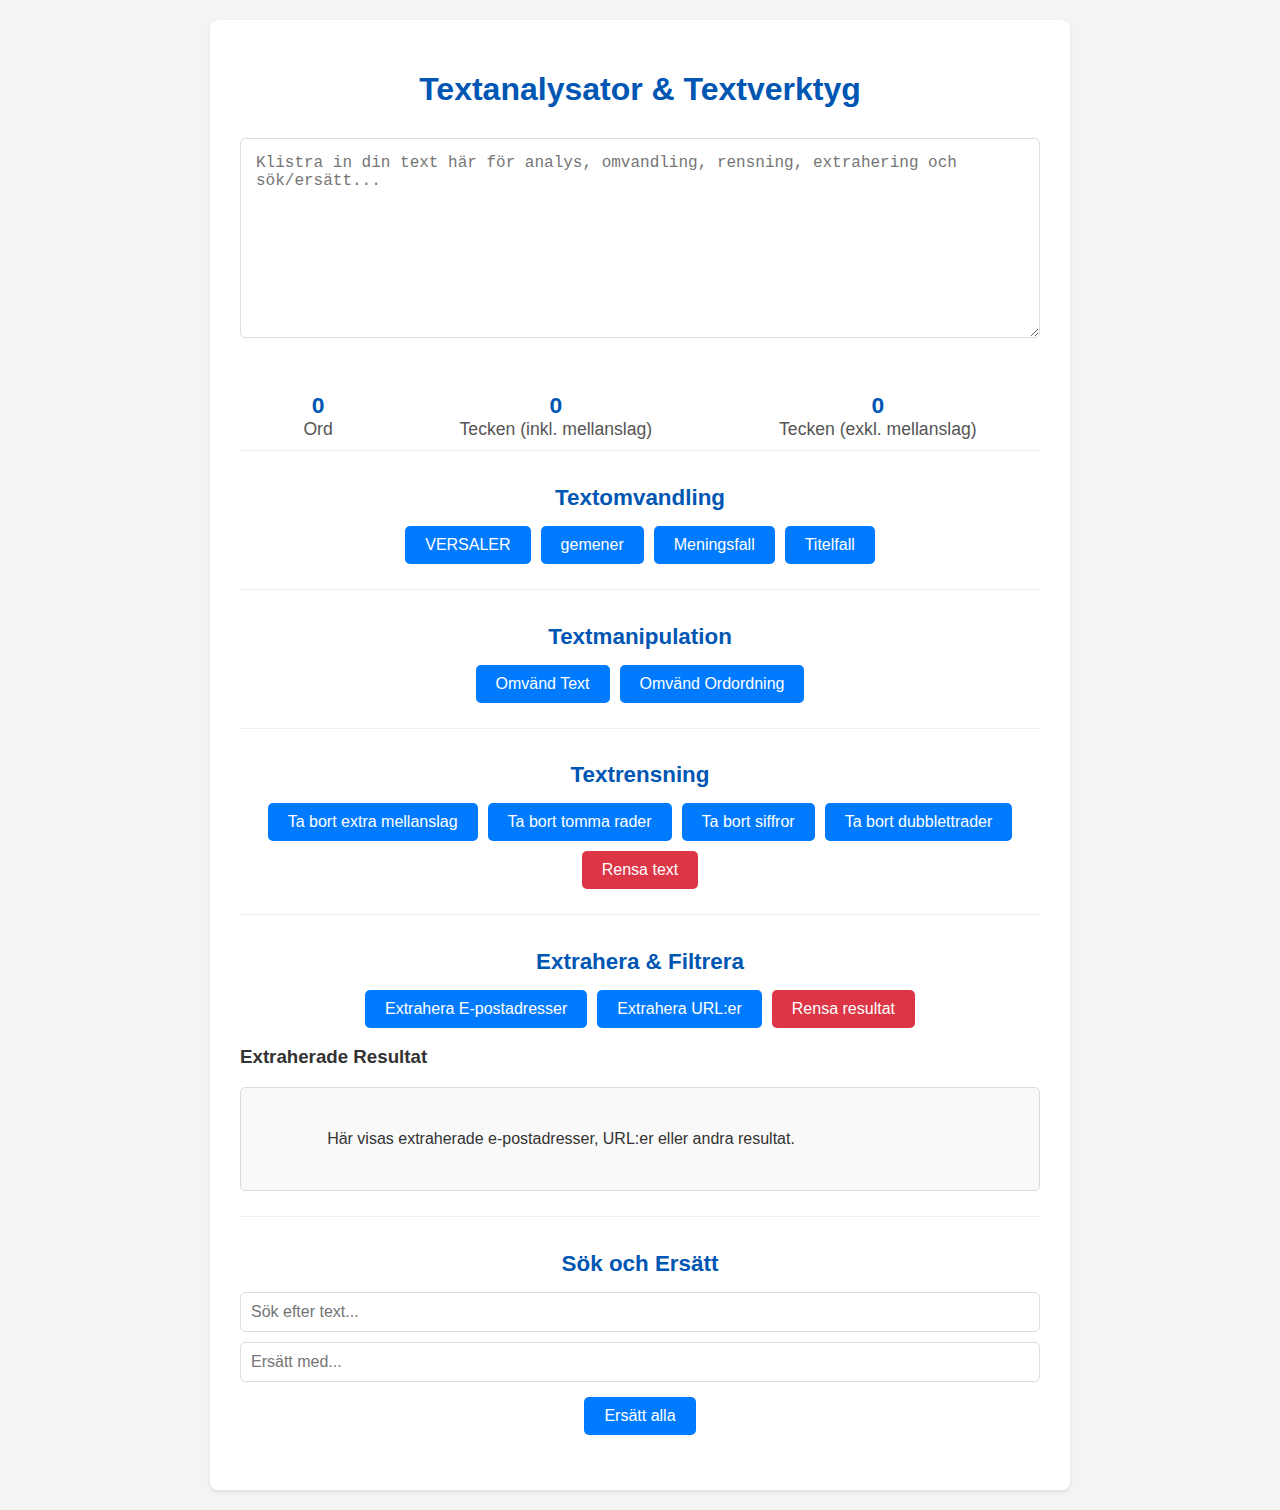
<file: Google Tag Manager index.html>
<!DOCTYPE html>
<html lang="sv">
<head>
<!-- Google Tag Manager -->
<script>(function(w,d,s,l,i){w[l]=w[l]||[];w[l].push({'gtm.start':
new Date().getTime(),event:'gtm.js'});var f=d.getElementsByTagName(s)[0],
j=d.createElement(s),dl=l!='dataLayer'?'&l='+l:'';j.async=true;j.src=
'https://www.googletagmanager.com/gtm.js?id='+i+dl;f.parentNode.insertBefore(j,f);
})(window,document,'script','dataLayer','GTM-KBHD5ZT9');</script>
<!-- End Google Tag Manager -->
    <meta charset="UTF-8">
    <meta name="viewport" content="width=device-width, initial-scale=1.0">
    <title>Snabbt Textverktyg - Allt-i-ett</title>
<script async src="https://pagead2.googlesyndication.com/pagead/js/adsbygoogle.js?client=ca-pub-6696113059842943"
     crossorigin="anonymous"></script>
    <style>
        /* Här kommer all din CSS-styling */
        body {
            font-family: Arial, sans-serif;
            margin: 20px;
            background-color: #f4f4f4;
            color: #333;
        }
        .container {
            max-width: 800px;
            margin: 0 auto;
            background-color: #fff;
            padding: 30px;
            border-radius: 8px;
            box-shadow: 0 2px 4px rgba(0,0,0,0.1);
        }
        h1 {
            color: #0056b3;
            text-align: center;
            margin-bottom: 30px;
        }
        textarea {
            width: 100%;
            height: 200px;
            padding: 15px;
            margin-bottom: 20px;
            border: 1px solid #ddd;
            border-radius: 5px;
            font-size: 16px;
            box-sizing: border-box; /* Inkludera padding i bredden */
            resize: vertical; /* Tillåter vertikal storleksändring */
        }
        .stats {
            display: flex;
            justify-content: space-around;
            margin-top: 20px;
            font-size: 1.1em;
            color: #555;
            flex-wrap: wrap;
        }
        .stat-item {
            text-align: center;
            margin: 10px;
        }
        .stat-value {
            font-weight: bold;
            color: #0056b3;
            font-size: 1.3em;
        }

        /* Styling för knappar */
        .tool-section {
            margin-bottom: 25px;
            padding-top: 15px;
            border-top: 1px solid #eee;
        }
        .tool-section h2 {
            text-align: center;
            color: #0056b3;
            margin-bottom: 15px;
            font-size: 1.4em;
        }
        .tool-buttons {
            display: flex;
            justify-content: center;
            flex-wrap: wrap;
            gap: 10px;
        }
        .tool-buttons button {
            background-color: #007bff;
            color: white;
            border: none;
            padding: 10px 20px;
            border-radius: 5px;
            cursor: pointer;
            font-size: 1em;
            transition: background-color 0.3s ease;
        }
        .tool-buttons button:hover {
            background-color: #0056b3;
        }
        /* Styling för rensa-knappen */
        .clear-button {
            background-color: #dc3545 !important;
        }
        .clear-button:hover {
            background-color: #c82333 !important;
        }

        /* Styling för resultatvisning av extraherad text (Oförändrad) */
        .result-display {
            border: 1px solid #ddd;
            border-radius: 5px;
            padding: 15px;
            min-height: 50px;
            background-color: #f9f9f9;
            font-size: 16px;
            line-height: 1.5;
            word-wrap: break-word;
            white-space: pre-wrap;
            margin-top: 15px;
            max-height: 200px;
            overflow-y: auto;
        }

        /* Styling för Sök och Ersätt-fält (Oförändrad) */
        .find-replace-inputs {
            display: flex;
            flex-direction: column;
            gap: 10px;
            margin-bottom: 15px;
        }
        .find-replace-inputs input[type="text"] {
            width: 100%;
            padding: 10px;
            border: 1px solid #ddd;
            border-radius: 5px;
            font-size: 1em;
            box-sizing: border-box;
        }
    </style>
</head>
<body>
<!-- Google Tag Manager (noscript) -->
<noscript><iframe src="https://www.googletagmanager.com/ns.html?id=GTM-KBHD5ZT9"
height="0" width="0" style="display:none;visibility:hidden"></iframe></noscript>
<!-- End Google Tag Manager (noscript) -->

    <div class="container">
        <h1>Textanalysator & Textverktyg</h1>
        <textarea id="textInput" placeholder="Klistra in din text här för analys, omvandling, rensning, extrahering och sök/ersätt..." oninput="updateStats()"></textarea>

        <div class="stats">
            <div class="stat-item">
                <div class="stat-value" id="wordCount">0</div>
                <div class="stat-label">Ord</div>
            </div>
            <div class="stat-item">
                <div class="stat-value" id="charCount">0</div>
                <div class="stat-label">Tecken (inkl. mellanslag)</div>
            </div>
            <div class="stat-item">
                <div class="stat-value" id="charNoSpaceCount">0</div>
                <div class="stat-label">Tecken (exkl. mellanslag)</div>
            </div>
        </div>

        <div class="tool-section">
            <h2>Textomvandling</h2>
            <div class="tool-buttons">
                <button onclick="convertToUppercase()">VERSALER</button>
                <button onclick="convertToLowercase()">gemener</button>
                <button onclick="convertToSentenceCase()">Meningsfall</button>
                <button onclick="convertToTitleCase()">Titelfall</button>
            </div>
        </div>

        <div class="tool-section">
            <h2>Textmanipulation</h2>
            <div class="tool-buttons">
                <button onclick="reverseText()">Omvänd Text</button>
                <button onclick="reverseWordOrder()">Omvänd Ordordning</button>
            </div>
        </div>


        <div class="tool-section">
            <h2>Textrensning</h2>
            <div class="tool-buttons">
                <button onclick="removeExtraSpaces()">Ta bort extra mellanslag</button>
                <button onclick="removeEmptyLines()">Ta bort tomma rader</button>
                <button onclick="removeNumbers()">Ta bort siffror</button>
                <button onclick="removeDuplicateLines()">Ta bort dubblettrader</button>
                <button class="clear-button" onclick="clearText()">Rensa text</button>
            </div>
        </div>

        <div class="tool-section">
            <h2>Extrahera & Filtrera</h2>
            <div class="tool-buttons">
                <button onclick="extractEmails()">Extrahera E-postadresser</button>
                <button onclick="extractURLs()">Extrahera URL:er</button>
                <button onclick="clearExtractionResult()" class="clear-button">Rensa resultat</button>
            </div>
            <h3>Extraherade Resultat</h3>
            <div id="extractionResult" class="result-display">
                Här visas extraherade e-postadresser, URL:er eller andra resultat.
            </div>
        </div>

        <div class="tool-section">
            <h2>Sök och Ersätt</h2>
            <div class="find-replace-inputs">
                <input type="text" id="findInput" placeholder="Sök efter text..." />
                <input type="text" id="replaceInput" placeholder="Ersätt med..." />
            </div>
            <div class="tool-buttons">
                <button onclick="findAndReplace()">Ersätt alla</button>
            </div>
        </div>

    </div>

    <script>
        // Här kommer all din JavaScript-funktionalitet

        // Funktion för att uppdatera statistik (Oförändrad)
        function updateStats() {
            const text = document.getElementById('textInput').value;
            const words = text.match(/\b\w+\b/g);
            const wordCount = words ? words.length : 0;
            const charCount = text.length;
            const charNoSpaceCount = text.replace(/\s/g, '').length;

            document.getElementById('wordCount').textContent = wordCount;
            document.getElementById('charCount').textContent = charCount;
            document.getElementById('charNoSpaceCount').textContent = charNoSpaceCount;
        }

        // Funktioner för textomvandling (Oförändrade)
        function convertToUppercase() {
            const textInput = document.getElementById('textInput');
            textInput.value = textInput.value.toUpperCase();
            updateStats();
        }

        function convertToLowercase() {
            const textInput = document.getElementById('textInput');
            textInput.value = textInput.value.toLowerCase();
            updateStats();
        }

        function convertToSentenceCase() {
            const textInput = document.getElementById('textInput');
            let text = textInput.value.toLowerCase();
            text = text.replace(/(^\s*\w|[.!?]\s*\w)/g, function(match) {
                return match.toUpperCase();
            });
            textInput.value = text;
            updateStats();
        }

        function convertToTitleCase() {
            const textInput = document.getElementById('textInput');
            let text = textInput.value.toLowerCase();
            text = text.replace(/\b\w/g, function(char) {
                return char.toUpperCase();
            });
            textInput.value = text;
            updateStats();
        }

        // NYTT: Funktioner för textmanipulation
        function reverseText() {
            const textInput = document.getElementById('textInput');
            // Delar upp strängen i en array av tecken, vänder på arrayen, och sätter ihop den igen
            textInput.value = textInput.value.split('').reverse().join('');
            updateStats();
        }

        function reverseWordOrder() {
            const textInput = document.getElementById('textInput');
            // Delar upp strängen i en array av ord (separerade med ett eller flera mellanslag)
            // Vänder på arrayen och sätter ihop den igen med ett mellanslag mellan varje ord
            textInput.value = textInput.value.split(/\s+/).reverse().join(' ');
            updateStats();
        }

        // Funktioner för textrensning (Oförändrade)
        function removeExtraSpaces() {
            const textInput = document.getElementById('textInput');
            let text = textInput.value.replace(/\s+/g, ' ').trim();
            textInput.value = text;
            updateStats();
        }

        function removeEmptyLines() {
            const textInput = document.getElementById('textInput');
            let lines = textInput.value.split('\n');
            let filteredLines = lines.filter(line => line.trim() !== '');
            textInput.value = filteredLines.join('\n');
            updateStats();
        }

        function removeNumbers() {
            const textInput = document.getElementById('textInput');
            let text = textInput.value.replace(/\d/g, '');
            textInput.value = text;
            updateStats();
        }

        function removeDuplicateLines() {
            const textInput = document.getElementById('textInput');
            const lines = textInput.value.split('\n');
            const uniqueLines = [...new Set(lines.map(line => line.trim()))];
            const filteredUniqueLines = uniqueLines.filter(line => line !== '');
            textInput.value = filteredUniqueLines.join('\n');
            updateStats();
        }

        function clearText() {
            const textInput = document.getElementById('textInput');
            textInput.value = '';
            updateStats();
        }

        // Funktioner för Extrahera & Filtrera (Oförändrade)
        function extractEmails() {
            const text = document.getElementById('textInput').value;
            const resultDiv = document.getElementById('extractionResult');

            const emailRegex = /\b[A-Za-z0-9._%+-]+@[A-Za-z0-9.-]+\.[A-Za-z]{2,}\b/g;
            const foundEmails = text.match(emailRegex);

            if (foundEmails && foundEmails.length > 0) {
                const uniqueEmails = [...new Set(foundEmails)].sort();
                resultDiv.textContent = uniqueEmails.join('\n');
            } else {
                resultDiv.textContent = "Inga e-postadresser hittades.";
            }
        }

        function extractURLs() {
            const text = document.getElementById('textInput').value;
            const resultDiv = document.getElementById('extractionResult');

            const urlRegex = /(https?:\/\/(?:www\.|(?!www))[a-zA-Z0-9][a-zA-Z0-9-]+[a-zA-Z0-9]\.[^\s]{2,}|www\.[a-zA-Z0-9][a-zA-Z0-9-]+[a-zA-Z0-9]\.[^\s]{2,}|https?:\/\/[a-zA-Z0-9]+\.[^\s]{2,}|[a-zA-Z0-9]+\.[^\s]{2,})/g;
            const foundURLs = text.match(urlRegex);

            if (foundURLs && foundURLs.length > 0) {
                const uniqueURLs = [...new Set(foundURLs)].sort();
                resultDiv.textContent = uniqueURLs.join('\n');
            } else {
                resultDiv.textContent = "Inga URL:er hittades.";
            }
        }

        function clearExtractionResult() {
            document.getElementById('extractionResult').textContent = "Här visas extraherade e-postadresser, URL:er eller andra resultat.";
        }

        // Funktion för Sök och Ersätt (Oförändrad)
        function findAndReplace() {
            const textInput = document.getElementById('textInput');
            const findText = document.getElementById('findInput').value;
            const replaceText = document.getElementById('replaceInput').value;

            if (!findText) {
                alert("Vänligen ange text att söka efter.");
                return;
            }

            const escapedFindText = findText.replace(/[.*+?^${}()|[\]\\]/g, '\\$&');
            const regex = new RegExp(escapedFindText, 'g');

            textInput.value = textInput.value.replace(regex, replaceText);
            updateStats();
        }

    </script>

</body>
</html>
</file>
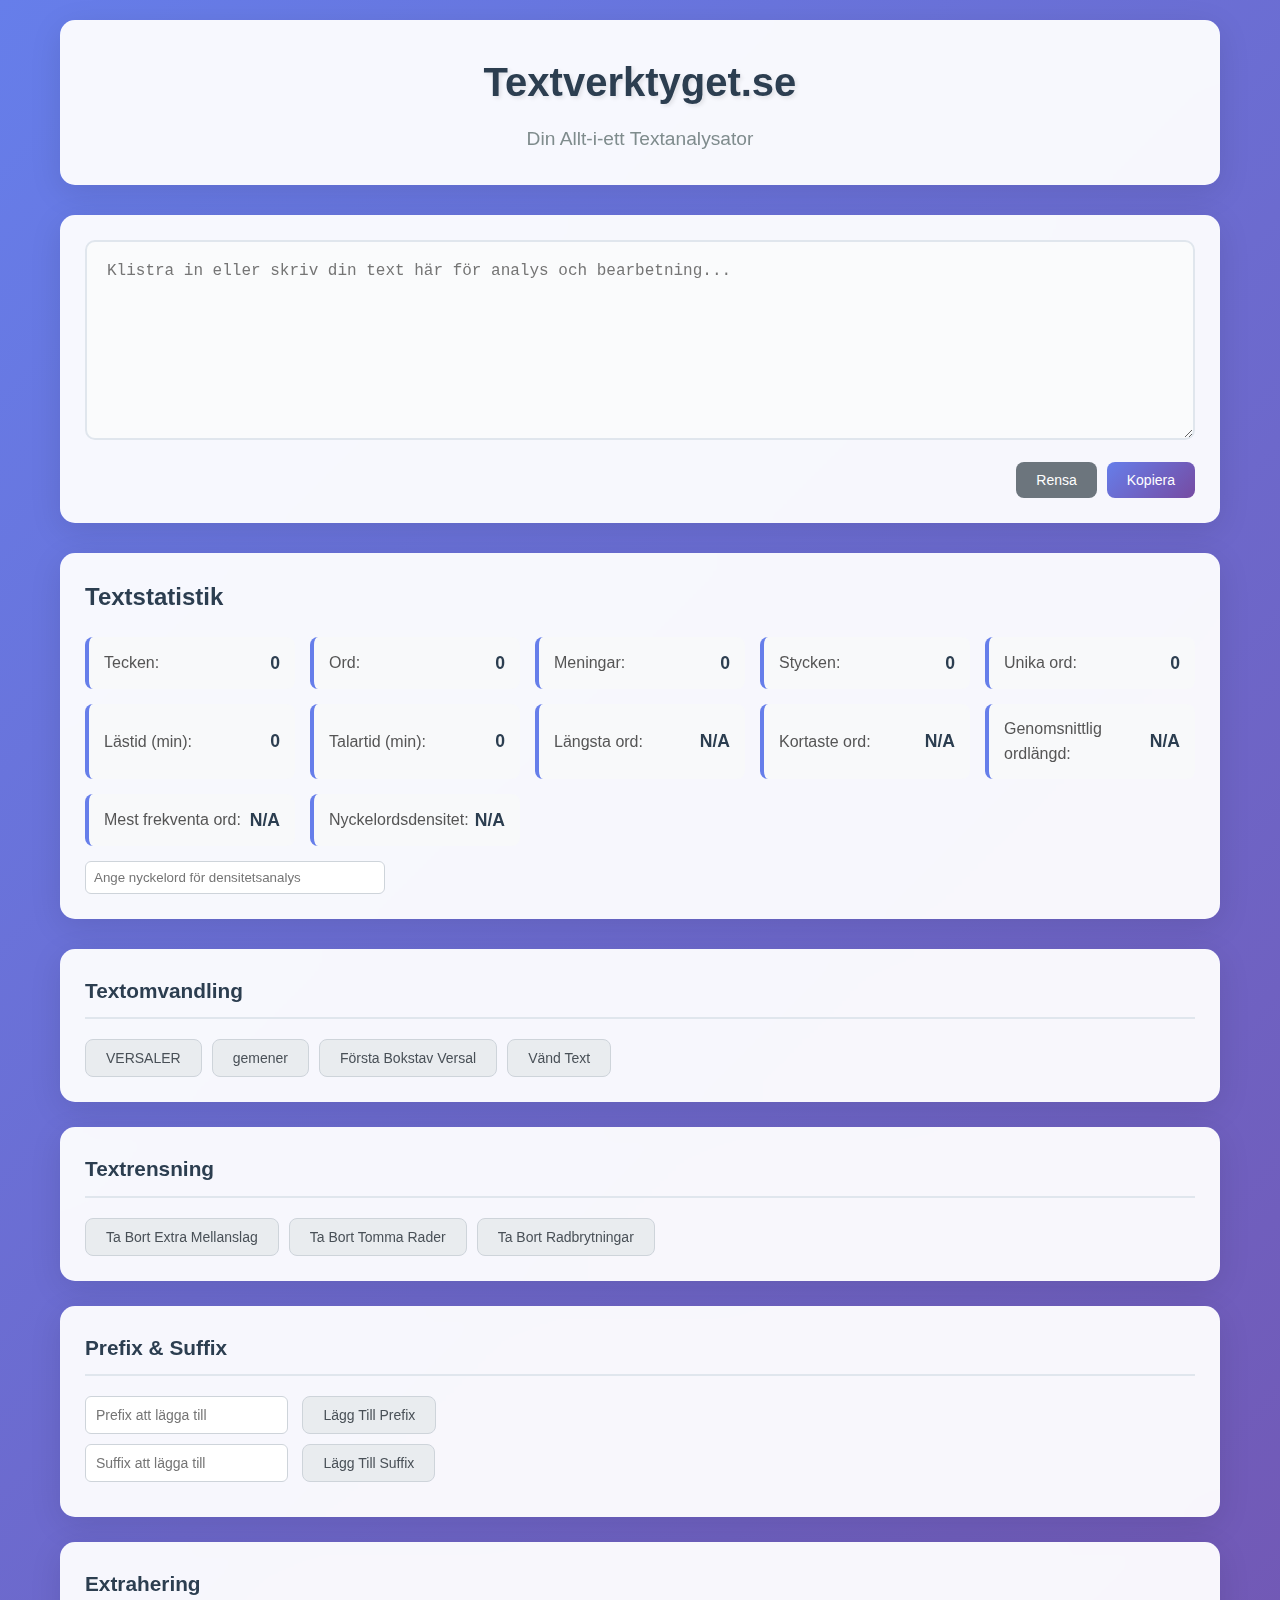
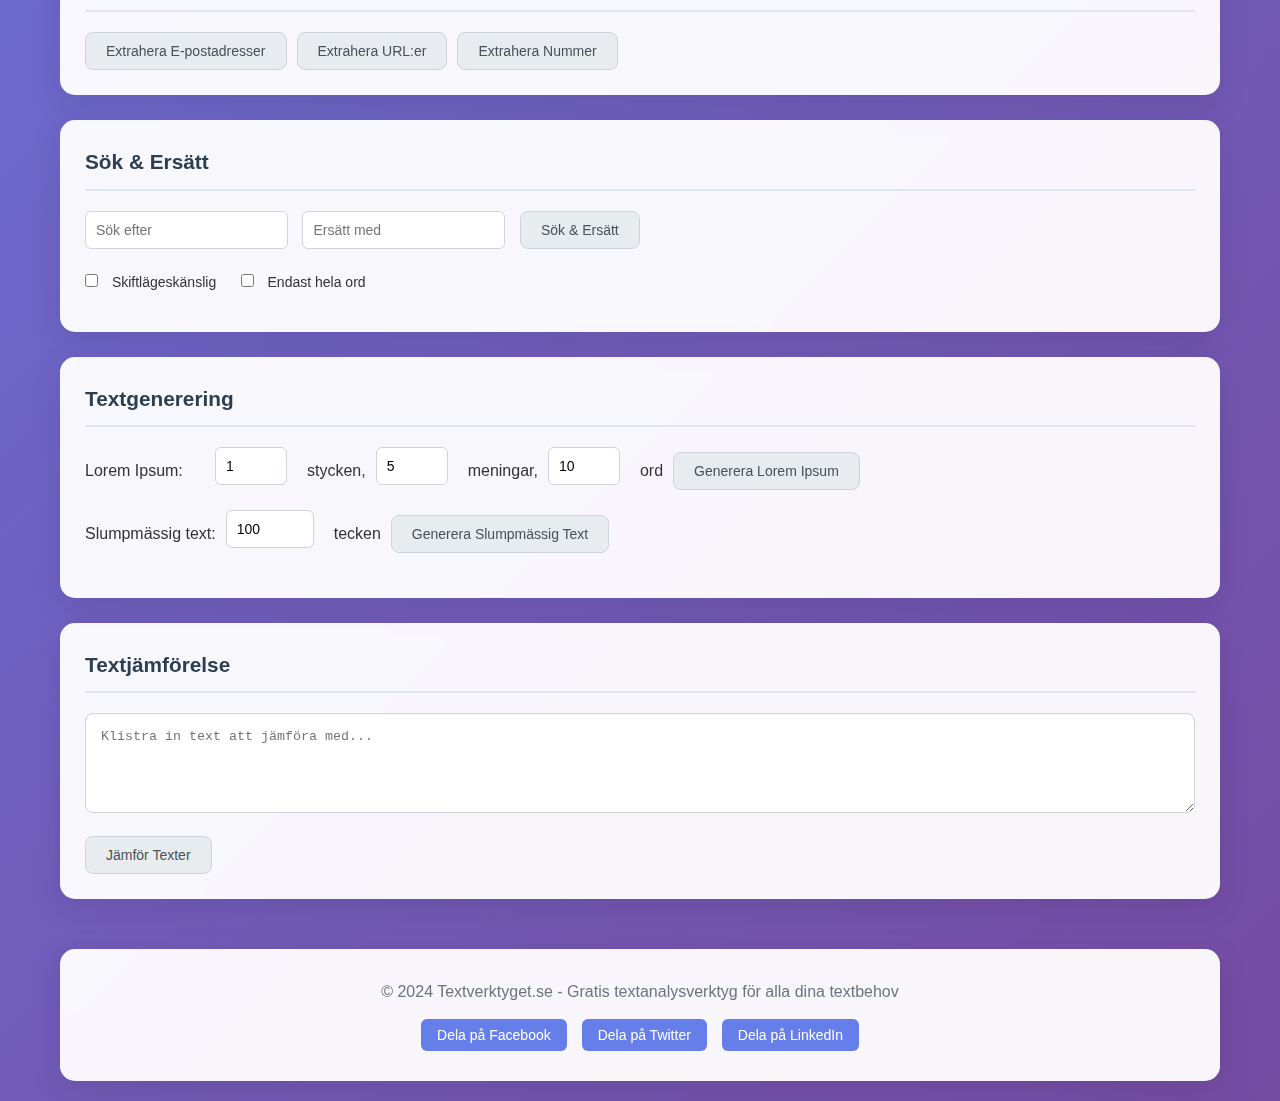
<file: index (1).html>
<!DOCTYPE html>
<html lang="sv">
<head>
<script>(function(w,d,s,l,i){w[l]=w[l]||[];w[l].push({'gtm.start':
new Date().getTime(),event:'gtm.js'});var f=d.getElementsByTagName(s)[0],
j=d.createElement(s),dl=l!='dataLayer'?'&l='+l:'';j.async=true;j.src=
'https://www.googletagmanager.com/gtm.js?id='+i+dl;f.parentNode.insertBefore(j,f);
})(window,document,'script','dataLayer','GTM-KBHD5ZT9');</script>
<meta charset="UTF-8">
    <meta name="viewport" content="width=device-width, initial-scale=1.0">
    <title>Textverktyget.se - Din Allt-i-ett Textanalysator</title>
    <meta name="description" content="Gratis online-verktyg för avancerad textanalys, ordräknare, stavningskontroll, omvandling, rensning, extrahering, sök/ersätt och textgenerering.">
    
    <link rel="stylesheet" href="styles.css">
</head>
<body>
<noscript><iframe src="https://www.googletagmanager.com/ns.html?id=GTM-KBHD5ZT9"
height="0" width="0" style="display:none;visibility:hidden"></iframe></noscript>

    <div class="container">
        <header>
            <h1>Textverktyget.se</h1>
            <p class="subtitle">Din Allt-i-ett Textanalysator</p>
        </header>

        <div class="main-content">
            <!-- Textområde -->
            <section class="text-area-section">
                <div class="textarea-container">
                    <textarea id="inputText" placeholder="Klistra in eller skriv din text här för analys och bearbetning..."></textarea>
                    <div class="textarea-controls">
                        <button id="clearTextBtn" class="btn-secondary">Rensa</button>
                        <button id="copyTextBtn" class="btn-primary">Kopiera</button>
                    </div>
                </div>

                <!-- Resultatområde -->
                <div class="results-container" style="display: none;">
                    <h3>Resultat</h3>
                    <div id="resultsContent"></div>
                </div>
            </section>

            <!-- Statistik -->
            <section class="stats-section">
                <h2>Textstatistik</h2>
                <div class="stats-grid">
                    <div class="stat-item">
                        <span class="stat-label">Tecken:</span>
                        <span class="stat-value" id="charCount">0</span>
                    </div>
                    <div class="stat-item">
                        <span class="stat-label">Ord:</span>
                        <span class="stat-value" id="wordCount">0</span>
                    </div>
                    <div class="stat-item">
                        <span class="stat-label">Meningar:</span>
                        <span class="stat-value" id="sentenceCount">0</span>
                    </div>
                    <div class="stat-item">
                        <span class="stat-label">Stycken:</span>
                        <span class="stat-value" id="paragraphCount">0</span>
                    </div>
                    <div class="stat-item">
                        <span class="stat-label">Unika ord:</span>
                        <span class="stat-value" id="uniqueWordCount">0</span>
                    </div>
                    <div class="stat-item">
                        <span class="stat-label">Lästid (min):</span>
                        <span class="stat-value" id="readingTime">0</span>
                    </div>
                    <div class="stat-item">
                        <span class="stat-label">Talartid (min):</span>
                        <span class="stat-value" id="speakingTime">0</span>
                    </div>
                    <div class="stat-item">
                        <span class="stat-label">Längsta ord:</span>
                        <span class="stat-value" id="longestWord">N/A</span>
                    </div>
                    <div class="stat-item">
                        <span class="stat-label">Kortaste ord:</span>
                        <span class="stat-value" id="shortestWord">N/A</span>
                    </div>
                    <div class="stat-item">
                        <span class="stat-label">Genomsnittlig ordlängd:</span>
                        <span class="stat-value" id="avgWordLength">N/A</span>
                    </div>
                    <div class="stat-item">
                        <span class="stat-label">Mest frekventa ord:</span>
                        <span class="stat-value" id="mostFrequentWord">N/A</span>
                    </div>
                    <div class="stat-item">
                        <span class="stat-label">Nyckelordsdensitet:</span>
                        <span class="stat-value" id="keywordDensity">N/A</span>
                    </div>
                </div>
                <div style="margin-top: 15px;">
                    <input type="text" id="keywordInput" placeholder="Ange nyckelord för densitetsanalys" style="padding: 8px; border: 1px solid #ced4da; border-radius: 6px; width: 100%; max-width: 300px;">
                </div>
            </section>

            <!-- Verktyg -->
            <div class="tools-section">
                <!-- Textomvandling -->
                <section class="tool-category">
                    <h2>Textomvandling</h2>
                    <div class="tool-buttons">
                        <button id="toUpperCaseBtn" class="tool-btn">VERSALER</button>
                        <button id="toLowerCaseBtn" class="tool-btn">gemener</button>
                        <button id="capitalizeWordsBtn" class="tool-btn">Första Bokstav Versal</button>
                        <button id="reverseTextBtn" class="tool-btn">Vänd Text</button>
                    </div>
                </section>

                <!-- Textrensning -->
                <section class="tool-category">
                    <h2>Textrensning</h2>
                    <div class="tool-buttons">
                        <button id="removeExtraSpacesBtn" class="tool-btn">Ta Bort Extra Mellanslag</button>
                        <button id="removeEmptyLinesBtn" class="tool-btn">Ta Bort Tomma Rader</button>
                        <button id="removeLineBreaksBtn" class="tool-btn">Ta Bort Radbrytningar</button>
                    </div>
                </section>

                <!-- Prefix/Suffix -->
                <section class="tool-category">
                    <h2>Prefix & Suffix</h2>
                    <div class="prefix-suffix-controls">
                        <input type="text" id="prefixInput" placeholder="Prefix att lägga till">
                        <button id="addPrefixBtn" class="tool-btn">Lägg Till Prefix</button>
                        <br>
                        <input type="text" id="suffixInput" placeholder="Suffix att lägga till">
                        <button id="addSuffixBtn" class="tool-btn">Lägg Till Suffix</button>
                    </div>
                </section>

                <!-- Extrahering -->
                <section class="tool-category">
                    <h2>Extrahering</h2>
                    <div class="tool-buttons">
                        <button id="extractEmailsBtn" class="tool-btn">Extrahera E-postadresser</button>
                        <button id="extractURLsBtn" class="tool-btn">Extrahera URL:er</button>
                        <button id="extractNumbersBtn" class="tool-btn">Extrahera Nummer</button>
                    </div>
                </section>

                <!-- Sök och ersätt -->
                <section class="tool-category">
                    <h2>Sök & Ersätt</h2>
                    <div class="search-replace-controls">
                        <input type="text" id="searchText" placeholder="Sök efter">
                        <input type="text" id="replaceText" placeholder="Ersätt med">
                        <button id="searchReplaceBtn" class="tool-btn">Sök & Ersätt</button>
                        <div class="search-options">
                            <label><input type="checkbox" id="caseSensitive"> Skiftlägeskänslig</label>
                            <label><input type="checkbox" id="wholeWords"> Endast hela ord</label>
                        </div>
                    </div>
                </section>

                <!-- Textgenerering -->
                <section class="tool-category">
                    <h2>Textgenerering</h2>
                    <div class="generator-controls">
                        <div class="generator-item">
                            <label>Lorem Ipsum:</label>
                            <input type="number" id="loremParagraphs" value="1" min="1" max="10">
                            <span>stycken,</span>
                            <input type="number" id="loremSentences" value="5" min="1" max="20">
                            <span>meningar,</span>
                            <input type="number" id="loremWords" value="10" min="1" max="50">
                            <span>ord</span>
                            <button id="generateLoremBtn" class="tool-btn">Generera Lorem Ipsum</button>
                        </div>
                        <div class="generator-item">
                            <label>Slumpmässig text:</label>
                            <input type="number" id="randomLength" value="100" min="1" max="1000">
                            <span>tecken</span>
                            <button id="generateRandomBtn" class="tool-btn">Generera Slumpmässig Text</button>
                        </div>
                    </div>
                </section>

                <!-- Textjämförelse -->
                <section class="tool-category">
                    <h2>Textjämförelse</h2>
                    <div class="comparison-controls">
                        <textarea id="compareText" placeholder="Klistra in text att jämföra med..."></textarea>
                        <button id="compareTextsBtn" class="tool-btn">Jämför Texter</button>
                    </div>
                </section>
            </div>
        </div>

        <footer>
            <p>© 2024 Textverktyget.se - Gratis textanalysverktyg för alla dina textbehov</p>
            <div class="social-share">
                <button id="shareFacebook" class="share-btn">Dela på Facebook</button>
                <button id="shareTwitter" class="share-btn">Dela på Twitter</button>
                <button id="shareLinkedIn" class="share-btn">Dela på LinkedIn</button>
            </div>
        </footer>
    </div>

    <script src="script.js"></script>
</body>
</html>
</file>
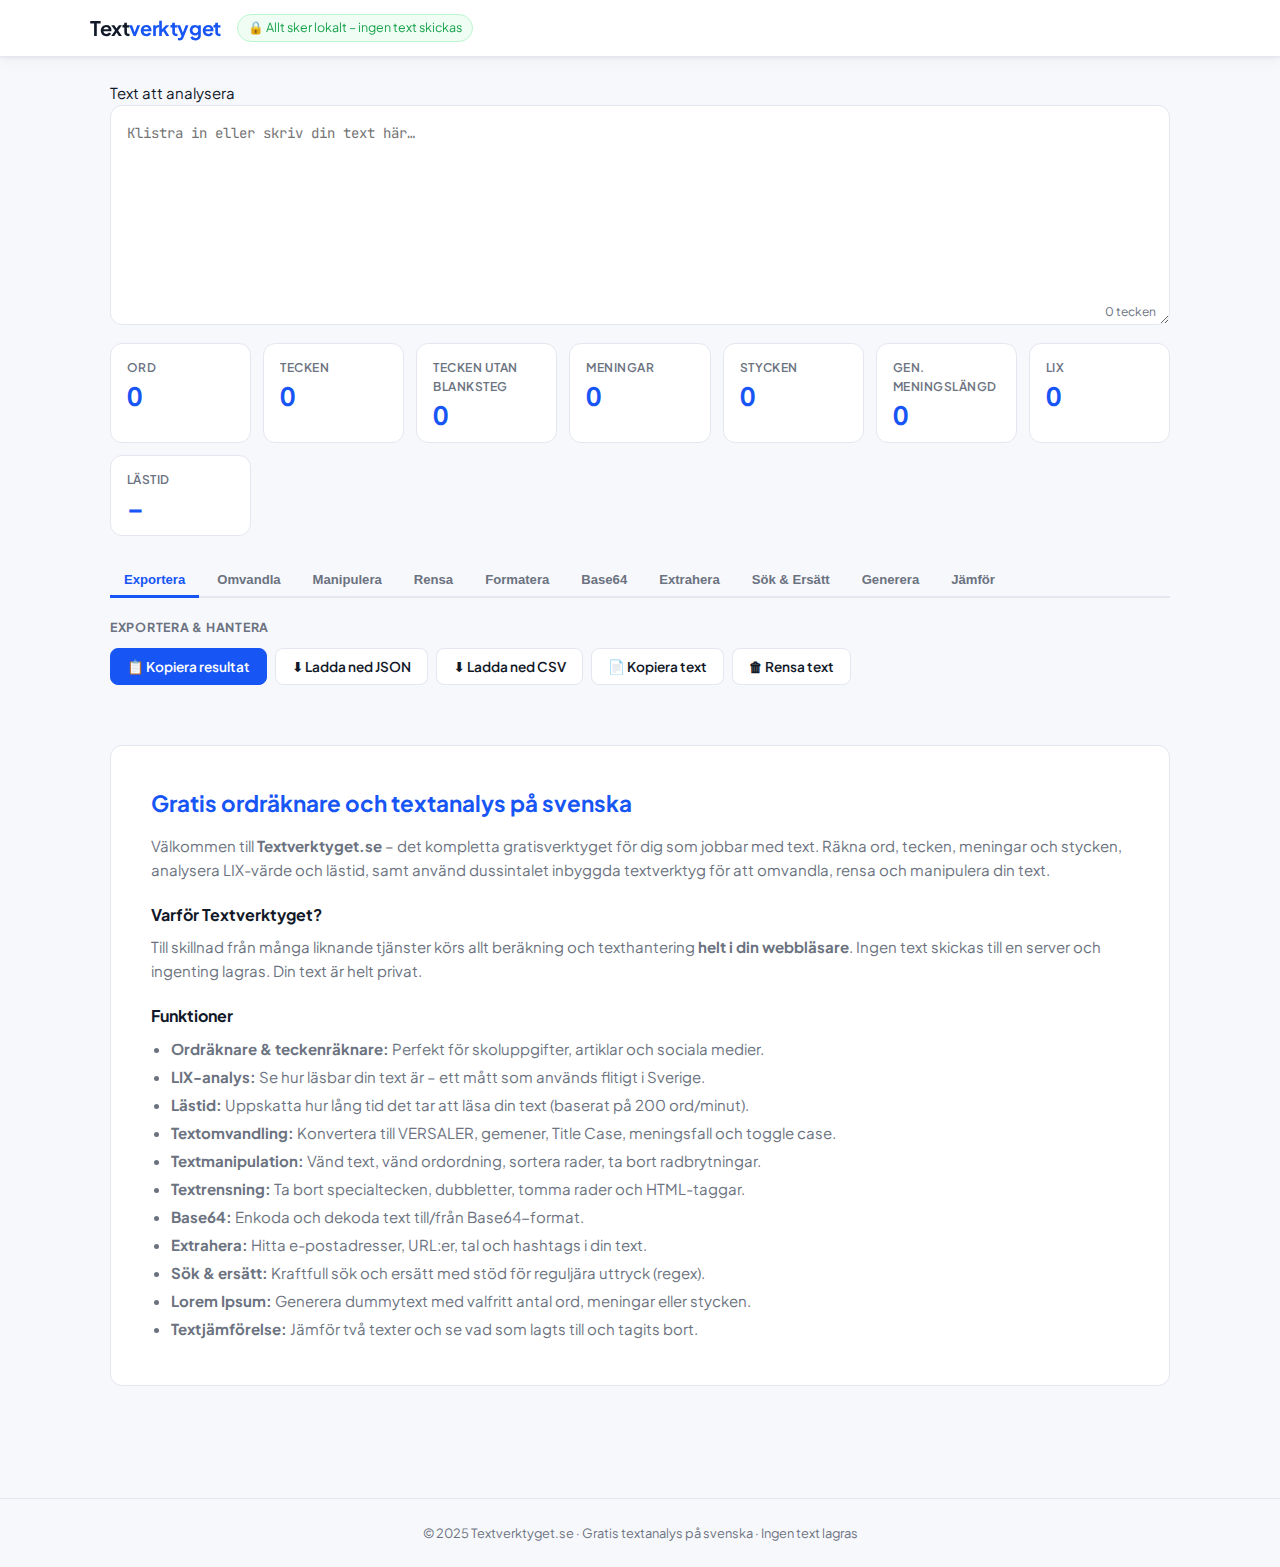
<file: index (2).html>
<!doctype html>
<html lang="sv">
<head>
<meta charset="UTF-8">
<meta name="viewport" content="width=device-width, initial-scale=1">
<title>Gratis Ordräknare & Textanalys på svenska | Textverktyget.se</title>
<meta name="description" content="Räkna ord, tecken, LIX och lästid gratis online. Textomvandling, rensning, Base64, sök/ersätt, Lorem Ipsum och mycket mer. Allt sker lokalt i din webbläsare.">
<meta property="og:title" content="Textverktyget – Gratis Ordräknare & Textanalys">
<meta property="og:description" content="Komplett gratis textverktyg på svenska. LIX, lästid, Base64, Lorem Ipsum, textjämförelse och mer. Ingen text lagras.">
<meta property="og:type" content="website">
<meta property="og:url" content="https://textverktyget.se/">
<link rel="canonical" href="https://textverktyget.se/">
<meta name="twitter:card" content="summary">
<link rel="preconnect" href="https://fonts.googleapis.com">
<link rel="preconnect" href="https://fonts.gstatic.com" crossorigin>
<link href="https://fonts.googleapis.com/css2?family=Plus+Jakarta+Sans:wght@400;500;600;700&family=JetBrains+Mono:wght@400;500&display=swap" rel="stylesheet">

<!-- ===== GOOGLE ADSENSE ===== -->
<script async src="https://pagead2.googlesyndication.com/pagead/js/adsbygoogle.js?client=ca-pub-6696113059842943" crossorigin="anonymous"></script>

<script type="application/ld+json">
{"@context":"https://schema.org","@type":"WebApplication","name":"Textverktyget",
"url":"https://textverktyget.se/","applicationCategory":"Utilities","operatingSystem":"Web",
"offers":{"@type":"Offer","price":"0","priceCurrency":"SEK"},"description":"Gratis ordräknare och textanalys på svenska"}
</script>

<style>
:root {
  --primary: #1755f4;
  --primary-dark: #0d3fc2;
  --accent: #f04e3e;
  --bg: #f7f8fc;
  --surface: #ffffff;
  --border: #e4e7ef;
  --text: #111827;
  --muted: #6b7280;
  --stat-bg: #ffffff;
  --tab-active: #1755f4;
  --radius: 12px;
  --gap: 12px;
  --shadow: 0 1px 4px rgba(0,0,0,0.07), 0 4px 16px rgba(0,0,0,0.04);
}

@media (prefers-color-scheme: dark) {
  :root {
    --bg: #0d0f14;
    --surface: #161b25;
    --border: #232b3a;
    --text: #e8eaf0;
    --muted: #8892a4;
    --stat-bg: #1a2235;
    --shadow: 0 1px 4px rgba(0,0,0,0.4);
  }
}

*, *::before, *::after { box-sizing: border-box; margin: 0; padding: 0; }

body {
  font-family: 'Plus Jakarta Sans', system-ui, sans-serif;
  background: var(--bg);
  color: var(--text);
  line-height: 1.6;
  font-size: 15px;
}

/* ── Header ── */
header {
  background: var(--surface);
  border-bottom: 1px solid var(--border);
  padding: 0 20px;
  position: sticky;
  top: 0;
  z-index: 100;
  box-shadow: var(--shadow);
}
.header-inner {
  max-width: 1100px;
  margin: 0 auto;
  display: flex;
  align-items: center;
  gap: 16px;
  height: 56px;
}
.logo {
  font-size: 1.25rem;
  font-weight: 700;
  color: var(--text);
  text-decoration: none;
  letter-spacing: -0.02em;
}
.logo span { color: var(--primary); }
.trust-badge {
  font-size: 0.78rem;
  color: #16a34a;
  background: #f0fdf4;
  border: 1px solid #bbf7d0;
  padding: 3px 10px;
  border-radius: 20px;
  white-space: nowrap;
}
@media (prefers-color-scheme: dark) {
  .trust-badge { background: #052e16; border-color: #166534; color: #4ade80; }
}

/* ── Main layout ── */
.wrap { max-width: 1100px; margin: 0 auto; padding: 24px 20px; }

/* ── Textarea ── */
.editor-wrap { position: relative; }
#input {
  width: 100%;
  min-height: 220px;
  padding: 16px;
  font-family: 'JetBrains Mono', ui-monospace, monospace;
  font-size: 14px;
  line-height: 1.7;
  border: 1.5px solid var(--border);
  border-radius: var(--radius);
  background: var(--surface);
  color: var(--text);
  resize: vertical;
  transition: border-color 0.2s;
  outline: none;
}
#input:focus { border-color: var(--primary); }
#char-counter {
  position: absolute;
  bottom: 10px;
  right: 14px;
  font-size: 0.75rem;
  color: var(--muted);
  pointer-events: none;
}

/* ── Stats grid ── */
.stats-grid {
  display: grid;
  grid-template-columns: repeat(auto-fit, minmax(140px, 1fr));
  gap: var(--gap);
  margin-top: var(--gap);
}
.stat-card {
  background: var(--stat-bg);
  border: 1px solid var(--border);
  border-radius: var(--radius);
  padding: 14px 16px;
  transition: transform 0.15s, box-shadow 0.15s;
}
.stat-card:hover { transform: translateY(-2px); box-shadow: var(--shadow); }
.stat-label {
  font-size: 0.75rem;
  font-weight: 600;
  text-transform: uppercase;
  letter-spacing: 0.04em;
  color: var(--muted);
  margin-bottom: 6px;
}
.stat-value {
  font-size: 1.6rem;
  font-weight: 700;
  color: var(--primary);
  line-height: 1;
  font-variant-numeric: tabular-nums;
}
.stat-card.lix-low .stat-value  { color: #16a34a; }
.stat-card.lix-mid .stat-value  { color: #d97706; }
.stat-card.lix-high .stat-value { color: #dc2626; }

/* ── Tool tabs ── */
.tools-section { margin-top: 28px; }
.tabs-nav {
  display: flex;
  flex-wrap: wrap;
  gap: 4px;
  border-bottom: 2px solid var(--border);
  margin-bottom: 20px;
}
.tab-btn {
  padding: 8px 14px;
  font-size: 0.82rem;
  font-weight: 600;
  border: none;
  background: transparent;
  color: var(--muted);
  cursor: pointer;
  border-radius: 8px 8px 0 0;
  border-bottom: 3px solid transparent;
  margin-bottom: -2px;
  transition: color 0.15s, border-color 0.15s;
}
.tab-btn:hover { color: var(--text); }
.tab-btn.active { color: var(--primary); border-bottom-color: var(--primary); }

.tab-panel { display: none; }
.tab-panel.active { display: block; }

/* ── Button groups ── */
.btn-group {
  display: flex;
  flex-wrap: wrap;
  gap: 8px;
}
.btn {
  padding: 9px 16px;
  font-family: inherit;
  font-size: 0.85rem;
  font-weight: 600;
  border: 1.5px solid var(--border);
  border-radius: 8px;
  background: var(--surface);
  color: var(--text);
  cursor: pointer;
  transition: background 0.15s, color 0.15s, border-color 0.15s, transform 0.1s;
}
.btn:hover { background: var(--primary); color: #fff; border-color: var(--primary); }
.btn:active { transform: scale(0.97); }
.btn.danger:hover { background: var(--accent); border-color: var(--accent); }
.btn.primary { background: var(--primary); color: #fff; border-color: var(--primary); }
.btn.primary:hover { background: var(--primary-dark); border-color: var(--primary-dark); }

/* ── Search & Replace ── */
.sr-grid {
  display: grid;
  grid-template-columns: 1fr 1fr auto;
  gap: var(--gap);
  align-items: end;
}
@media(max-width:600px){ .sr-grid { grid-template-columns: 1fr; } }
.field-group label {
  display: block;
  font-size: 0.8rem;
  font-weight: 600;
  color: var(--muted);
  margin-bottom: 5px;
}
.field-group input {
  width: 100%;
  padding: 9px 12px;
  border: 1.5px solid var(--border);
  border-radius: 8px;
  background: var(--surface);
  color: var(--text);
  font-size: 14px;
  font-family: 'JetBrains Mono', monospace;
  outline: none;
}
.field-group input:focus { border-color: var(--primary); }
.sr-opts { display:flex; gap:12px; align-items:center; margin-top:10px; font-size:0.85rem; }
.sr-opts label { display:flex; gap:5px; align-items:center; cursor:pointer; }

/* ── Lorem Ipsum generator ── */
.lorem-controls {
  display: flex;
  flex-wrap: wrap;
  gap: var(--gap);
  align-items: flex-end;
  margin-bottom: 14px;
}
.lorem-controls .field-group { flex: 0 0 auto; min-width: 130px; }
.lorem-controls input[type=number] {
  width: 100%;
  padding: 9px 12px;
  border: 1.5px solid var(--border);
  border-radius: 8px;
  background: var(--surface);
  color: var(--text);
  font-size: 14px;
  outline: none;
}
.lorem-controls select {
  padding: 9px 12px;
  border: 1.5px solid var(--border);
  border-radius: 8px;
  background: var(--surface);
  color: var(--text);
  font-size: 14px;
  outline: none;
}

/* ── Compare / Diff ── */
.compare-grid {
  display: grid;
  grid-template-columns: 1fr 1fr;
  gap: var(--gap);
  margin-bottom: var(--gap);
}
@media(max-width:650px){ .compare-grid { grid-template-columns: 1fr; } }
.compare-grid textarea {
  width: 100%;
  height: 200px;
  padding: 12px;
  font-family: 'JetBrains Mono', monospace;
  font-size: 13px;
  border: 1.5px solid var(--border);
  border-radius: var(--radius);
  background: var(--surface);
  color: var(--text);
  resize: vertical;
  outline: none;
}
.compare-grid textarea:focus { border-color: var(--primary); }
.diff-output {
  background: var(--surface);
  border: 1px solid var(--border);
  border-radius: var(--radius);
  padding: 16px;
  font-family: 'JetBrains Mono', monospace;
  font-size: 13px;
  line-height: 1.8;
  white-space: pre-wrap;
  max-height: 300px;
  overflow-y: auto;
  word-break: break-word;
}
.diff-add { background: #dcfce7; color: #166534; border-radius: 3px; padding: 1px 2px; }
.diff-del { background: #fee2e2; color: #991b1b; border-radius: 3px; padding: 1px 2px; text-decoration: line-through; }
@media(prefers-color-scheme:dark){
  .diff-add { background: #14532d; color: #86efac; }
  .diff-del { background: #7f1d1d; color: #fca5a5; }
}

/* ── Extract output ── */
.extract-out {
  margin-top: 12px;
  background: var(--surface);
  border: 1px solid var(--border);
  border-radius: var(--radius);
  padding: 14px;
  font-family: 'JetBrains Mono', monospace;
  font-size: 13px;
  max-height: 200px;
  overflow-y: auto;
  white-space: pre-wrap;
  word-break: break-all;
}
.extract-out:empty::before { content: 'Resultatet visas här…'; color: var(--muted); }

/* ── Toast notification ── */
#toast {
  position: fixed;
  bottom: 24px;
  left: 50%;
  transform: translateX(-50%) translateY(80px);
  background: #1f2937;
  color: #fff;
  padding: 10px 20px;
  border-radius: 8px;
  font-size: 0.85rem;
  font-weight: 600;
  opacity: 0;
  transition: transform 0.3s, opacity 0.3s;
  pointer-events: none;
  z-index: 999;
}
#toast.show { opacity: 1; transform: translateX(-50%) translateY(0); }

/* ── Section title ── */
.section-title {
  font-size: 0.78rem;
  font-weight: 700;
  text-transform: uppercase;
  letter-spacing: 0.06em;
  color: var(--muted);
  margin-bottom: 10px;
}

/* ── SEO text section ── */
.seo-section {
  margin-top: 60px;
  padding: 40px;
  background: var(--surface);
  border: 1px solid var(--border);
  border-radius: var(--radius);
}
.seo-section h2 { font-size: 1.4rem; color: var(--primary); margin-bottom: 12px; }
.seo-section h3 { font-size: 1rem; margin: 20px 0 8px; }
.seo-section p  { color: var(--muted); margin-bottom: 8px; }
.seo-section ul { padding-left: 20px; color: var(--muted); }
.seo-section ul li { margin-bottom: 4px; }

/* ── Footer ── */
footer {
  margin-top: 60px;
  padding: 24px 20px;
  border-top: 1px solid var(--border);
  text-align: center;
  font-size: 0.8rem;
  color: var(--muted);
}

/* ── AdSense placeholder ── */
.ad-slot {
  margin: 20px 0;
  min-height: 90px;
  background: var(--surface);
  border: 1px dashed var(--border);
  border-radius: var(--radius);
  display: flex;
  align-items: center;
  justify-content: center;
  color: var(--muted);
  font-size: 0.75rem;
}
</style>
</head>
<body>

<header>
  <div class="header-inner">
    <a href="/" class="logo">Text<span>verktyget</span></a>
    <div class="trust-badge" aria-live="polite">🔒 Allt sker lokalt – ingen text skickas</div>
  </div>
</header>

<main class="wrap">

  <!-- ── TEXTAREA ── -->
  <div class="editor-wrap">
    <label for="input" class="sr-only">Text att analysera</label>
    <textarea id="input" placeholder="Klistra in eller skriv din text här…" spellcheck="true" aria-label="Text att analysera"></textarea>
    <span id="char-counter" aria-live="polite">0 tecken</span>
  </div>

  <!-- ── STATS ── -->
  <section class="stats-grid" aria-label="Textstatistik">
    <div class="stat-card"><div class="stat-label">Ord</div><div class="stat-value" id="s-words">0</div></div>
    <div class="stat-card"><div class="stat-label">Tecken</div><div class="stat-value" id="s-chars">0</div></div>
    <div class="stat-card"><div class="stat-label">Tecken utan blanksteg</div><div class="stat-value" id="s-chars-ns">0</div></div>
    <div class="stat-card"><div class="stat-label">Meningar</div><div class="stat-value" id="s-sent">0</div></div>
    <div class="stat-card"><div class="stat-label">Stycken</div><div class="stat-value" id="s-para">0</div></div>
    <div class="stat-card"><div class="stat-label">Gen. meningslängd</div><div class="stat-value" id="s-avg">0</div></div>
    <div class="stat-card" id="lix-card"><div class="stat-label">LIX <span id="lix-label" style="font-weight:400;text-transform:none;letter-spacing:0"></span></div><div class="stat-value" id="s-lix">0</div></div>
    <div class="stat-card"><div class="stat-label">Lästid</div><div class="stat-value" id="s-read">0 min</div></div>
  </section>

  <!-- ── TOOLS ── -->
  <section class="tools-section">
    <nav class="tabs-nav" role="tablist" aria-label="Textverktyg">
      <button class="tab-btn active" role="tab" aria-selected="true"  data-tab="export">Exportera</button>
      <button class="tab-btn"        role="tab" aria-selected="false" data-tab="transform">Omvandla</button>
      <button class="tab-btn"        role="tab" aria-selected="false" data-tab="manipulate">Manipulera</button>
      <button class="tab-btn"        role="tab" aria-selected="false" data-tab="clean">Rensa</button>
      <button class="tab-btn"        role="tab" aria-selected="false" data-tab="format">Formatera</button>
      <button class="tab-btn"        role="tab" aria-selected="false" data-tab="base64">Base64</button>
      <button class="tab-btn"        role="tab" aria-selected="false" data-tab="extract">Extrahera</button>
      <button class="tab-btn"        role="tab" aria-selected="false" data-tab="search">Sök & Ersätt</button>
      <button class="tab-btn"        role="tab" aria-selected="false" data-tab="generate">Generera</button>
      <button class="tab-btn"        role="tab" aria-selected="false" data-tab="compare">Jämför</button>
    </nav>

    <!-- EXPORTERA -->
    <div class="tab-panel active" id="tab-export" role="tabpanel">
      <p class="section-title">Exportera & hantera</p>
      <div class="btn-group">
        <button class="btn primary" id="btn-copy-res">📋 Kopiera resultat</button>
        <button class="btn" id="btn-json">⬇ Ladda ned JSON</button>
        <button class="btn" id="btn-csv">⬇ Ladda ned CSV</button>
        <button class="btn" id="btn-copy-text">📄 Kopiera text</button>
        <button class="btn danger" id="btn-clear">🗑 Rensa text</button>
      </div>
    </div>

    <!-- OMVANDLA -->
    <div class="tab-panel" id="tab-transform" role="tabpanel">
      <p class="section-title">Konvertera skiftläge</p>
      <div class="btn-group">
        <button class="btn" id="btn-upper">VERSALER</button>
        <button class="btn" id="btn-lower">gemener</button>
        <button class="btn" id="btn-title">Title Case</button>
        <button class="btn" id="btn-sentence">Meningsfall</button>
        <button class="btn" id="btn-toggle">tOGGLE cASE</button>
      </div>
    </div>

    <!-- MANIPULERA -->
    <div class="tab-panel" id="tab-manipulate" role="tabpanel">
      <p class="section-title">Manipulera text</p>
      <div class="btn-group">
        <button class="btn" id="btn-rev-text">Vänd text (tecken)</button>
        <button class="btn" id="btn-rev-words">Vänd ordordning</button>
        <button class="btn" id="btn-rev-lines">Vänd radordning</button>
        <button class="btn" id="btn-sort-lines">Sortera rader A→Ö</button>
        <button class="btn" id="btn-sort-lines-desc">Sortera rader Ö→A</button>
        <button class="btn" id="btn-rm-linebreaks">Ta bort radbrytningar</button>
        <button class="btn" id="btn-rm-extra-spaces">Ta bort extra mellanslag</button>
        <button class="btn" id="btn-trim-lines">Trimma radkanter</button>
      </div>
    </div>

    <!-- RENSA -->
    <div class="tab-panel" id="tab-clean" role="tabpanel">
      <p class="section-title">Rensa text</p>
      <div class="btn-group">
        <button class="btn" id="btn-rm-special">Ta bort specialtecken</button>
        <button class="btn" id="btn-rm-numbers">Ta bort siffror</button>
        <button class="btn" id="btn-rm-dup-lines">Ta bort dubbletter (rader)</button>
        <button class="btn" id="btn-rm-empty-lines">Ta bort tomma rader</button>
        <button class="btn" id="btn-rm-html">Ta bort HTML-taggar</button>
        <button class="btn" id="btn-rm-urls">Ta bort URL:er</button>
        <button class="btn" id="btn-rm-emails">Ta bort e-postadresser</button>
      </div>
    </div>

    <!-- FORMATERA -->
    <div class="tab-panel" id="tab-format" role="tabpanel">
      <p class="section-title">Lägg till formatering</p>
      <div class="btn-group">
        <button class="btn" id="btn-add-nums">Lägg till radnummer</button>
        <button class="btn" id="btn-add-bullets">Lägg till punktlista (•)</button>
        <button class="btn" id="btn-add-dash">Lägg till streck (–)</button>
        <button class="btn" id="btn-rm-nums">Ta bort radnummer</button>
        <button class="btn" id="btn-double-space">Dubbla radavstånd</button>
      </div>
    </div>

    <!-- BASE64 -->
    <div class="tab-panel" id="tab-base64" role="tabpanel">
      <p class="section-title">Base64-konvertering</p>
      <div class="btn-group">
        <button class="btn primary" id="btn-b64-enc">🔐 Enkoda till Base64</button>
        <button class="btn" id="btn-b64-dec">🔓 Dekoda från Base64</button>
      </div>
    </div>

    <!-- EXTRAHERA -->
    <div class="tab-panel" id="tab-extract" role="tabpanel">
      <p class="section-title">Extrahera från text</p>
      <div class="btn-group">
        <button class="btn" id="btn-ext-emails">📧 Hitta e-postadresser</button>
        <button class="btn" id="btn-ext-urls">🔗 Hitta URL:er</button>
        <button class="btn" id="btn-ext-numbers">🔢 Hitta tal</button>
        <button class="btn" id="btn-ext-hashtags"># Hitta hashtags</button>
      </div>
      <div class="extract-out" id="extract-out" aria-live="polite"></div>
      <div style="margin-top:8px; display:flex; gap:8px;">
        <button class="btn" id="btn-copy-extract" style="display:none">📋 Kopiera extraherat</button>
        <button class="btn" id="btn-insert-extract" style="display:none">↩ Ersätt text med extraherat</button>
      </div>
    </div>

    <!-- SÖK & ERSÄTT -->
    <div class="tab-panel" id="tab-search" role="tabpanel">
      <p class="section-title">Sök och ersätt</p>
      <div class="sr-grid">
        <div class="field-group">
          <label for="sr-find">Sök efter</label>
          <input type="text" id="sr-find" placeholder="Text att söka efter…">
        </div>
        <div class="field-group">
          <label for="sr-replace">Ersätt med</label>
          <input type="text" id="sr-replace" placeholder="Ny text…">
        </div>
        <button class="btn primary" id="btn-sr">Ersätt</button>
      </div>
      <div class="sr-opts">
        <label><input type="checkbox" id="sr-case"> Skiftlägeskänslig</label>
        <label><input type="checkbox" id="sr-regex"> Regex</label>
        <span id="sr-count" style="color:var(--muted); font-size:0.82rem;"></span>
      </div>
    </div>

    <!-- GENERERA -->
    <div class="tab-panel" id="tab-generate" role="tabpanel">
      <p class="section-title">Generera Lorem Ipsum</p>
      <div class="lorem-controls">
        <div class="field-group">
          <label>Antal</label>
          <input type="number" id="lorem-count" value="5" min="1" max="500">
        </div>
        <div class="field-group">
          <label>Enhet</label>
          <select id="lorem-unit">
            <option value="words">Ord</option>
            <option value="sentences">Meningar</option>
            <option value="paragraphs" selected>Stycken</option>
          </select>
        </div>
        <div>
          <label style="display:flex;gap:6px;align-items:center;font-size:0.85rem;cursor:pointer;">
            <input type="checkbox" id="lorem-append"> Lägg till (ersätt inte)
          </label>
        </div>
      </div>
      <div class="btn-group">
        <button class="btn primary" id="btn-lorem">✨ Generera Lorem Ipsum</button>
      </div>
    </div>

    <!-- JÄMFÖR -->
    <div class="tab-panel" id="tab-compare" role="tabpanel">
      <p class="section-title">Jämför två texter</p>
      <div class="compare-grid">
        <div>
          <div class="section-title" style="margin-bottom:6px">Text A</div>
          <textarea id="cmp-a" placeholder="Klistra in text A här…"></textarea>
        </div>
        <div>
          <div class="section-title" style="margin-bottom:6px">Text B</div>
          <textarea id="cmp-b" placeholder="Klistra in text B här…"></textarea>
        </div>
      </div>
      <div class="btn-group" style="margin-bottom:12px;">
        <button class="btn primary" id="btn-diff">🔍 Jämför texter</button>
        <button class="btn" id="btn-use-main">← Använd huvudtexten som Text A</button>
      </div>
      <div id="diff-legend" style="font-size:0.78rem; color:var(--muted); margin-bottom:8px; display:none;">
        <span class="diff-add">Tillagt</span> &nbsp; <span class="diff-del">Borttaget</span>
      </div>
      <div class="diff-output" id="diff-out" aria-live="polite" style="display:none"></div>
    </div>

  </section>

  <!-- ── AdSense annons ── -->
  <div style="margin: 28px 0; text-align:center;">
    <ins class="adsbygoogle"
         style="display:block"
         data-ad-client="ca-pub-6696113059842943"
         data-ad-format="auto"
         data-full-width-responsive="true"></ins>
    <script>(adsbygoogle = window.adsbygoogle || []).push({});</script>
  </div>

  <!-- ── SEO TEXT ── -->
  <section class="seo-section">
    <h2>Gratis ordräknare och textanalys på svenska</h2>
    <p>Välkommen till <strong>Textverktyget.se</strong> – det kompletta gratisverktyget för dig som jobbar med text. Räkna ord, tecken, meningar och stycken, analysera LIX-värde och lästid, samt använd dussintalet inbyggda textverktyg för att omvandla, rensa och manipulera din text.</p>

    <h3>Varför Textverktyget?</h3>
    <p>Till skillnad från många liknande tjänster körs allt beräkning och texthantering <strong>helt i din webbläsare</strong>. Ingen text skickas till en server och ingenting lagras. Din text är helt privat.</p>

    <h3>Funktioner</h3>
    <ul>
      <li><strong>Ordräknare & teckenräknare:</strong> Perfekt för skoluppgifter, artiklar och sociala medier.</li>
      <li><strong>LIX-analys:</strong> Se hur läsbar din text är – ett mått som används flitigt i Sverige.</li>
      <li><strong>Lästid:</strong> Uppskatta hur lång tid det tar att läsa din text (baserat på 200 ord/minut).</li>
      <li><strong>Textomvandling:</strong> Konvertera till VERSALER, gemener, Title Case, meningsfall och toggle case.</li>
      <li><strong>Textmanipulation:</strong> Vänd text, vänd ordordning, sortera rader, ta bort radbrytningar.</li>
      <li><strong>Textrensning:</strong> Ta bort specialtecken, dubbletter, tomma rader och HTML-taggar.</li>
      <li><strong>Base64:</strong> Enkoda och dekoda text till/från Base64-format.</li>
      <li><strong>Extrahera:</strong> Hitta e-postadresser, URL:er, tal och hashtags i din text.</li>
      <li><strong>Sök & ersätt:</strong> Kraftfull sök och ersätt med stöd för reguljära uttryck (regex).</li>
      <li><strong>Lorem Ipsum:</strong> Generera dummytext med valfritt antal ord, meningar eller stycken.</li>
      <li><strong>Textjämförelse:</strong> Jämför två texter och se vad som lagts till och tagits bort.</li>
    </ul>
  </section>

  <!-- ── AdSense annons 2 – nedre ── -->
  <div style="margin: 28px 0; text-align:center;">
    <ins class="adsbygoogle"
         style="display:block"
         data-ad-client="ca-pub-6696113059842943"
         data-ad-format="auto"
         data-full-width-responsive="true"></ins>
    <script>(adsbygoogle = window.adsbygoogle || []).push({});</script>
  </div>

</main>

<footer>
  <p>© 2025 Textverktyget.se · Gratis textanalys på svenska · Ingen text lagras</p>
</footer>

<div id="toast" role="alert" aria-live="assertive"></div>

<script>
'use strict';

// ─── Helpers ───────────────────────────────────────────────
const $  = id => document.getElementById(id);
const debounce = (fn, ms=120) => { let t; return (...a) => { clearTimeout(t); t = setTimeout(() => fn(...a), ms); }; };

function toast(msg, ms=2200) {
  const el = $('toast');
  el.textContent = msg;
  el.classList.add('show');
  clearTimeout(el._t);
  el._t = setTimeout(() => el.classList.remove('show'), ms);
}

function setInput(val) {
  $('input').value = val;
  analyze();
  toast('✓ Text uppdaterad');
}

// ─── Analysis ──────────────────────────────────────────────
function countWords(t)    { return t.trim() ? t.trim().split(/\s+/).length : 0; }
function countSentences(t){ return (t.match(/[.!?…]+(?=\s|$)/g) || []).length || (t.trim() ? 1 : 0); }
function countParas(t)    { return t.trim() ? t.trim().split(/\n{2,}/).filter(p=>p.trim()).length : 0; }
function computeLix(t) {
  const w = countWords(t);
  if (!w) return 0;
  const s = countSentences(t) || 1;
  const long = (t.match(/\b[\p{L}]{7,}\b/gu) || []).length;
  return Math.round(w/s + (long*100)/w);
}
function lixLabel(n) {
  if (n < 25)  return ['Mycket lättläst','lix-low'];
  if (n < 35)  return ['Lättläst','lix-low'];
  if (n < 45)  return ['Normalsvår','lix-mid'];
  if (n < 55)  return ['Svår','lix-high'];
               return ['Mycket svår','lix-high'];
}

function analyze() {
  const t = $('input').value;
  const w   = countWords(t);
  const c   = t.length;
  const cns = t.replace(/\s/g,'').length;
  const s   = countSentences(t);
  const p   = countParas(t);
  const avg = s ? (w/s).toFixed(1) : 0;
  const lix = computeLix(t);
  const rt  = w ? Math.max(1, Math.ceil(w/200)) : 0;

  $('s-words').textContent  = w;
  $('s-chars').textContent  = c;
  $('s-chars-ns').textContent = cns;
  $('s-sent').textContent   = s;
  $('s-para').textContent   = p;
  $('s-avg').textContent    = avg;
  $('s-lix').textContent    = lix;
  $('s-read').textContent   = rt ? rt + ' min' : '–';
  $('char-counter').textContent = c + ' tecken';

  const [lbl, cls] = lixLabel(lix);
  $('lix-label').textContent = lix ? '· ' + lbl : '';
  const lix_card = $('lix-card');
  lix_card.className = 'stat-card ' + (lix ? cls : '');
}

$('input').addEventListener('input', debounce(analyze));
analyze();

// ─── Stats export ───────────────────────────────────────────
function getStats() {
  const t = $('input').value;
  return {
    ord: countWords(t),
    tecken: t.length,
    tecken_utan_blanksteg: t.replace(/\s/g,'').length,
    meningar: countSentences(t),
    stycken: countParas(t),
    genomsnittlig_meningslangd: countSentences(t) ? +(countWords(t)/countSentences(t)).toFixed(1) : 0,
    lix: computeLix(t),
    lastid_minuter: Math.max(1, Math.ceil(countWords(t)/200))
  };
}

$('btn-copy-res').addEventListener('click', () => {
  navigator.clipboard.writeText(JSON.stringify(getStats(), null, 2));
  toast('📋 Statistik kopierad!');
});
$('btn-copy-text').addEventListener('click', () => {
  navigator.clipboard.writeText($('input').value);
  toast('📄 Text kopierad!');
});
$('btn-json').addEventListener('click', () => {
  const a = document.createElement('a');
  a.href = 'data:application/json;charset=utf-8,' + encodeURIComponent(JSON.stringify(getStats(),null,2));
  a.download = 'textverktyget_resultat.json'; a.click();
  toast('⬇ JSON nedladdad');
});
$('btn-csv').addEventListener('click', () => {
  const d = getStats();
  const csv = 'nyckel,värde\n' + Object.entries(d).map(([k,v])=>`${k},${v}`).join('\n');
  const a = document.createElement('a');
  a.href = 'data:text/csv;charset=utf-8,' + encodeURIComponent(csv);
  a.download = 'textverktyget_resultat.csv'; a.click();
  toast('⬇ CSV nedladdad');
});
$('btn-clear').addEventListener('click', () => {
  setInput(''); $('input').focus(); toast('🗑 Text rensad');
});

// ─── Transform ──────────────────────────────────────────────
function toTitleCase(s) {
  return s.toLowerCase().replace(/(?:^|[\s\n])([\p{L}])/gu, (m,c) => m.replace(c, c.toUpperCase()));
}
function toSentenceCase(s) {
  return s.toLowerCase().replace(/(^|[.!?…]\s+)([\p{L}])/gu, (_,p,c) => p+c.toUpperCase());
}
function toggleCase(s) {
  return [...s].map(c => c === c.toUpperCase() ? c.toLowerCase() : c.toUpperCase()).join('');
}

$('btn-upper').addEventListener('click',    () => setInput($('input').value.toUpperCase()));
$('btn-lower').addEventListener('click',    () => setInput($('input').value.toLowerCase()));
$('btn-title').addEventListener('click',    () => setInput(toTitleCase($('input').value)));
$('btn-sentence').addEventListener('click', () => setInput(toSentenceCase($('input').value)));
$('btn-toggle').addEventListener('click',   () => setInput(toggleCase($('input').value)));

// ─── Manipulate ─────────────────────────────────────────────
$('btn-rev-text').addEventListener('click',  () => setInput([...$('input').value].reverse().join('')));
$('btn-rev-words').addEventListener('click', () => setInput($('input').value.split(/\s+/).reverse().join(' ')));
$('btn-rev-lines').addEventListener('click', () => setInput($('input').value.split('\n').reverse().join('\n')));
$('btn-sort-lines').addEventListener('click',      () => setInput($('input').value.split('\n').sort((a,b)=>a.localeCompare(b,'sv')).join('\n')));
$('btn-sort-lines-desc').addEventListener('click', () => setInput($('input').value.split('\n').sort((a,b)=>b.localeCompare(a,'sv')).join('\n')));
$('btn-rm-linebreaks').addEventListener('click',    () => setInput($('input').value.replace(/\n+/g,' ')));
$('btn-rm-extra-spaces').addEventListener('click',  () => setInput($('input').value.replace(/[ \t]{2,}/g,' ')));
$('btn-trim-lines').addEventListener('click',       () => setInput($('input').value.split('\n').map(l=>l.trim()).join('\n')));

// ─── Clean ──────────────────────────────────────────────────
$('btn-rm-special').addEventListener('click',    () => setInput($('input').value.replace(/[^\p{L}\p{N}\s.,!?;:'"()\-–—]/gu,'')));
$('btn-rm-numbers').addEventListener('click',    () => setInput($('input').value.replace(/\d+/g,'')));
$('btn-rm-dup-lines').addEventListener('click',  () => setInput([...new Set($('input').value.split('\n'))].join('\n')));
$('btn-rm-empty-lines').addEventListener('click',() => setInput($('input').value.split('\n').filter(l=>l.trim()).join('\n')));
$('btn-rm-html').addEventListener('click',       () => setInput($('input').value.replace(/<[^>]*>/g,'')));
$('btn-rm-urls').addEventListener('click',       () => setInput($('input').value.replace(/https?:\/\/[^\s]+/g,'')));
$('btn-rm-emails').addEventListener('click',     () => setInput($('input').value.replace(/[\w.+-]+@[\w-]+\.[a-z]{2,}/gi,'')));

// ─── Format ─────────────────────────────────────────────────
$('btn-add-nums').addEventListener('click', () => {
  setInput($('input').value.split('\n').map((l,i)=>`${i+1}. ${l}`).join('\n'));
});
$('btn-add-bullets').addEventListener('click', () => {
  setInput($('input').value.split('\n').map(l=>`• ${l}`).join('\n'));
});
$('btn-add-dash').addEventListener('click', () => {
  setInput($('input').value.split('\n').map(l=>`– ${l}`).join('\n'));
});
$('btn-rm-nums').addEventListener('click', () => {
  setInput($('input').value.split('\n').map(l=>l.replace(/^\s*\d+[\.\)]\s*/,'')).join('\n'));
});
$('btn-double-space').addEventListener('click', () => {
  setInput($('input').value.split('\n').join('\n\n'));
});

// ─── Base64 ─────────────────────────────────────────────────
$('btn-b64-enc').addEventListener('click', () => {
  try { setInput(btoa(unescape(encodeURIComponent($('input').value)))); }
  catch(e) { toast('⚠️ Kunde inte enkoda – kontrollera texten'); }
});
$('btn-b64-dec').addEventListener('click', () => {
  try { setInput(decodeURIComponent(escape(atob($('input').value.trim())))); }
  catch(e) { toast('⚠️ Ogiltig Base64-text'); }
});

// ─── Extract ────────────────────────────────────────────────
let lastExtract = '';
function doExtract(items, label) {
  const out = $('extract-out');
  if (!items.length) {
    out.textContent = `Inga ${label} hittades.`;
    $('btn-copy-extract').style.display = 'none';
    $('btn-insert-extract').style.display = 'none';
    lastExtract = '';
    return;
  }
  lastExtract = [...new Set(items)].join('\n');
  out.textContent = lastExtract;
  $('btn-copy-extract').style.display = 'inline-block';
  $('btn-insert-extract').style.display = 'inline-block';
  toast(`✓ ${[...new Set(items)].length} ${label} hittade`);
}

$('btn-ext-emails').addEventListener('click', () => {
  doExtract($('input').value.match(/[\w.+-]+@[\w-]+\.[a-z]{2,}/gi) || [], 'e-postadresser');
});
$('btn-ext-urls').addEventListener('click', () => {
  doExtract($('input').value.match(/https?:\/\/[^\s<>"]+/g) || [], 'URL:er');
});
$('btn-ext-numbers').addEventListener('click', () => {
  doExtract($('input').value.match(/\b\d+(?:[.,]\d+)?\b/g) || [], 'tal');
});
$('btn-ext-hashtags').addEventListener('click', () => {
  doExtract($('input').value.match(/#[\p{L}\d_]+/gu) || [], 'hashtags');
});
$('btn-copy-extract').addEventListener('click', () => {
  navigator.clipboard.writeText(lastExtract); toast('📋 Kopierat!');
});
$('btn-insert-extract').addEventListener('click', () => { setInput(lastExtract); });

// ─── Search & Replace ───────────────────────────────────────
function doSR() {
  const find    = $('sr-find').value;
  const replace = $('sr-replace').value;
  if (!find) return toast('⚠️ Ange söktext');
  const t = $('input').value;
  let result, count = 0;
  try {
    const flags = $('sr-case').checked ? 'g' : 'gi';
    const pattern = $('sr-regex').checked ? new RegExp(find, flags) : new RegExp(find.replace(/[.*+?^${}()|[\]\\]/g,'\\$&'), flags);
    const matches = t.match(pattern);
    count = matches ? matches.length : 0;
    result = t.replace(pattern, replace);
  } catch(e) {
    return toast('⚠️ Ogiltigt regex: ' + e.message);
  }
  setInput(result);
  $('sr-count').textContent = count ? `${count} ersättning(ar) gjorda` : 'Inga träffar';
  toast(`✓ ${count} ersättning(ar)`);
}
$('btn-sr').addEventListener('click', doSR);
$('sr-find').addEventListener('keydown', e => { if (e.key === 'Enter') doSR(); });

// Preview count on type
const srPreview = debounce(() => {
  const find = $('sr-find').value;
  if (!find) { $('sr-count').textContent = ''; return; }
  try {
    const flags = $('sr-case').checked ? 'g' : 'gi';
    const pattern = $('sr-regex').checked ? new RegExp(find, flags) : new RegExp(find.replace(/[.*+?^${}()|[\]\\]/g,'\\$&'), flags);
    const m = $('input').value.match(pattern);
    $('sr-count').textContent = m ? `${m.length} träff(ar)` : 'Inga träffar';
  } catch(e) { $('sr-count').textContent = ''; }
}, 200);
$('sr-find').addEventListener('input', srPreview);
$('sr-case').addEventListener('change', srPreview);
$('sr-regex').addEventListener('change', srPreview);

// ─── Lorem Ipsum ────────────────────────────────────────────
const LOREM_WORDS = 'lorem ipsum dolor sit amet consectetur adipiscing elit sed do eiusmod tempor incididunt ut labore et dolore magna aliqua ut enim ad minim veniam quis nostrud exercitation ullamco laboris nisi ut aliquip ex ea commodo consequat duis aute irure dolor in reprehenderit in voluptate velit esse cillum dolore eu fugiat nulla pariatur excepteur sint occaecat cupidatat non proident sunt in culpa qui officia deserunt mollit anim id est laborum curabitur pretium tincidunt lacus nulla gravida orci a odio nullam varius turpis semper'.split(' ');

function loremWords(n) {
  let out = [];
  for (let i=0; i<n; i++) out.push(LOREM_WORDS[i % LOREM_WORDS.length]);
  out[0] = out[0].charAt(0).toUpperCase() + out[0].slice(1);
  return out.join(' ') + '.';
}
function loremSentences(n) {
  let out = [];
  for (let i=0; i<n; i++) {
    const wc = 8 + Math.floor(Math.random()*10);
    const w = [];
    for (let j=0; j<wc; j++) w.push(LOREM_WORDS[Math.floor(Math.random()*LOREM_WORDS.length)]);
    w[0] = w[0].charAt(0).toUpperCase()+w[0].slice(1);
    out.push(w.join(' ')+'.');
  }
  return out.join(' ');
}
function loremParagraphs(n) {
  let out = [];
  for (let i=0; i<n; i++) out.push(loremSentences(4+Math.floor(Math.random()*4)));
  return out.join('\n\n');
}

$('btn-lorem').addEventListener('click', () => {
  const count = Math.max(1, parseInt($('lorem-count').value)||5);
  const unit  = $('lorem-unit').value;
  let text;
  if (unit==='words')      text = loremWords(count);
  else if (unit==='sentences') text = loremSentences(count);
  else                     text = loremParagraphs(count);
  if ($('lorem-append').checked && $('input').value.trim()) {
    setInput($('input').value.trimEnd() + '\n\n' + text);
  } else {
    setInput(text);
  }
});

// ─── Compare / Diff ─────────────────────────────────────────
$('btn-use-main').addEventListener('click', () => {
  $('cmp-a').value = $('input').value;
  toast('← Kopierat till Text A');
});

function diffWords(a, b) {
  const wa = a.split(/(\s+)/);
  const wb = b.split(/(\s+)/);
  const m = wa.length, n = wb.length;
  // LCS DP table
  const dp = Array.from({length:m+1},()=>new Int32Array(n+1));
  for (let i=m-1;i>=0;i--) for (let j=n-1;j>=0;j--) {
    if (wa[i]===wb[j]) dp[i][j]=1+dp[i+1][j+1];
    else dp[i][j]=Math.max(dp[i+1][j],dp[i][j+1]);
  }
  let i=0,j=0;
  const parts=[];
  while (i<m||j<n){
    if (i<m&&j<n&&wa[i]===wb[j]){ parts.push({t:'eq',v:wa[i]}); i++;j++; }
    else if (j<n&&(i>=m||dp[i+1]&&dp[i][j+1]>=dp[i+1][j])){ parts.push({t:'add',v:wb[j]}); j++; }
    else { parts.push({t:'del',v:wa[i]}); i++; }
  }
  return parts;
}

$('btn-diff').addEventListener('click', () => {
  const a = $('cmp-a').value;
  const b = $('cmp-b').value;
  if (!a.trim() && !b.trim()) return toast('⚠️ Fyll i båda textfälten');
  const parts = diffWords(a, b);
  const out   = $('diff-out');
  out.innerHTML = parts.map(p => {
    if (p.t==='eq')  return escHtml(p.v);
    if (p.t==='add') return `<span class="diff-add">${escHtml(p.v)}</span>`;
    if (p.t==='del') return `<span class="diff-del">${escHtml(p.v)}</span>`;
  }).join('');
  out.style.display='block';
  $('diff-legend').style.display='block';
  const adds = parts.filter(p=>p.t==='add').length;
  const dels = parts.filter(p=>p.t==='del').length;
  toast(`✓ +${adds} tillagda / −${dels} borttagna`);
});

function escHtml(s){
  return s.replace(/&/g,'&amp;').replace(/</g,'&lt;').replace(/>/g,'&gt;');
}

// ─── Tabs ───────────────────────────────────────────────────
document.querySelectorAll('.tab-btn').forEach(btn => {
  btn.addEventListener('click', () => {
    document.querySelectorAll('.tab-btn').forEach(b => { b.classList.remove('active'); b.setAttribute('aria-selected','false'); });
    document.querySelectorAll('.tab-panel').forEach(p => p.classList.remove('active'));
    btn.classList.add('active');
    btn.setAttribute('aria-selected','true');
    $('tab-' + btn.dataset.tab).classList.add('active');
  });
});
</script>

</body>
</html>
</file>
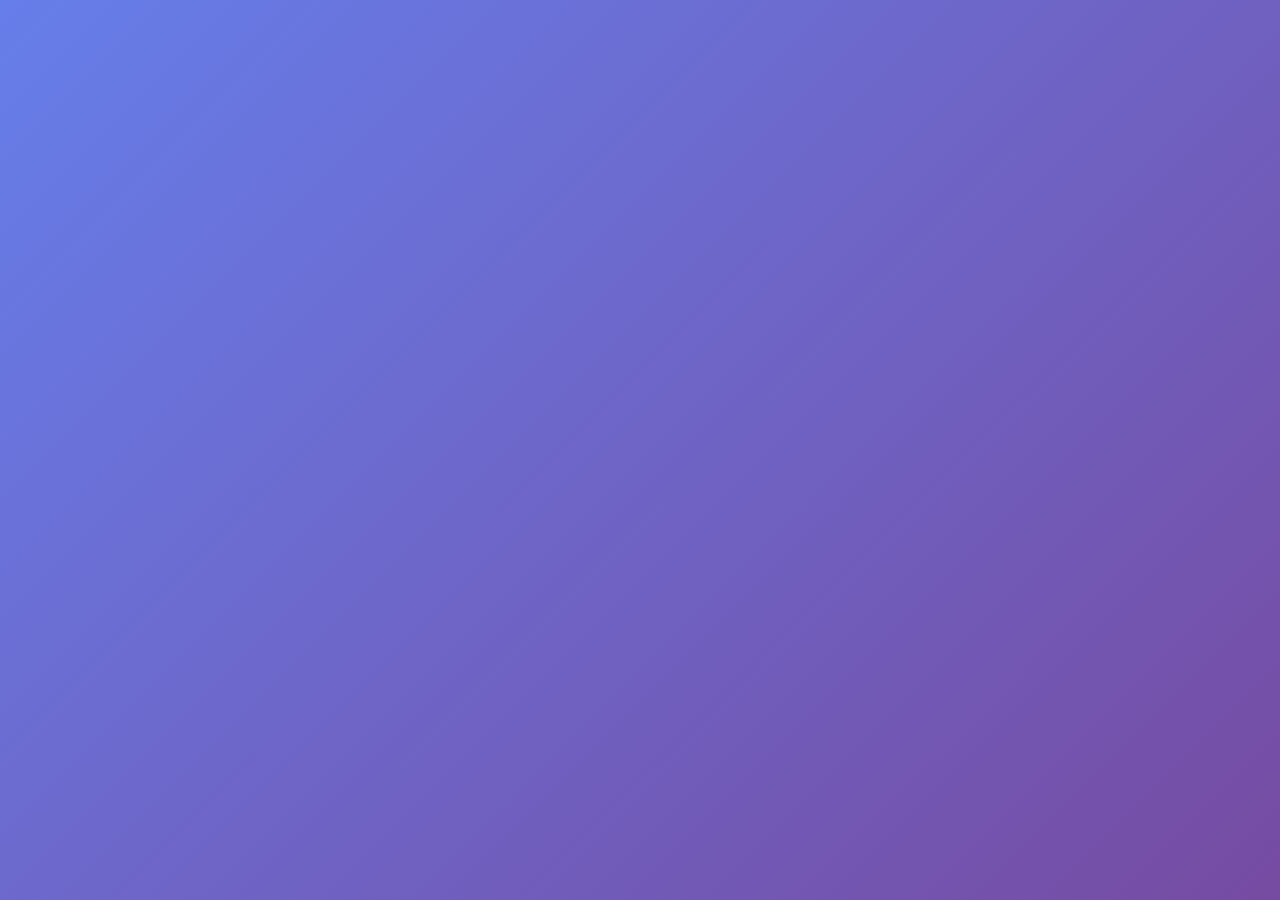
<file: index_full.html>
<!DOCTYPE html>
<html lang="sv">
<head>
<script>(function(w,d,s,l,i){w[l]=w[l]||[];w[l].push({'gtm.start':
new Date().getTime(),event:'gtm.js'});var f=d.getElementsByTagName(s)[0],
j=d.createElement(s),dl=l!='dataLayer'?'&l='+l:'';j.async=true;j.src=
'https://www.googletagmanager.com/gtm.js?id='+i+dl;f.parentNode.insertBefore(j,f);
})(window,document,'script','dataLayer','GTM-KBHD5ZT9');</script>
<meta charset="UTF-8">
    <meta name="viewport" content="width=device-width, initial-scale=1.0">
    <title>Textverktyget.se - Din Allt-i-ett Textanalysator</title>
    <meta name="description" content="Gratis online-verktyg för avancerad textanalys, ordräknare, stavningskontroll, omvandling, rensning, extrahering, sök/ersätt och textgenerering.">
    
    <style>
/* Reset och grundläggande stilar */
* {
    margin: 0;
    padding: 0;
    box-sizing: border-box;
}

body {
    font-family: -apple-system, BlinkMacSystemFont, 'Segoe UI', Roboto, Oxygen, Ubuntu, Cantarell, sans-serif;
    line-height: 1.6;
    color: #333;
    background: linear-gradient(135deg, #667eea 0%, #764ba2 100%);
    min-height: 100vh;
}

.container {
    max-width: 1200px;
    margin: 0 auto;
    padding: 20px;
}

/* Header */
header {
    text-align: center;
    margin-bottom: 30px;
    background: rgba(255, 255, 255, 0.95);
    padding: 30px;
    border-radius: 15px;
    box-shadow: 0 8px 32px rgba(0, 0, 0, 0.1);
    backdrop-filter: blur(10px);
}

header h1 {
    font-size: 2.5rem;
    color: #2c3e50;
    margin-bottom: 10px;
</file>
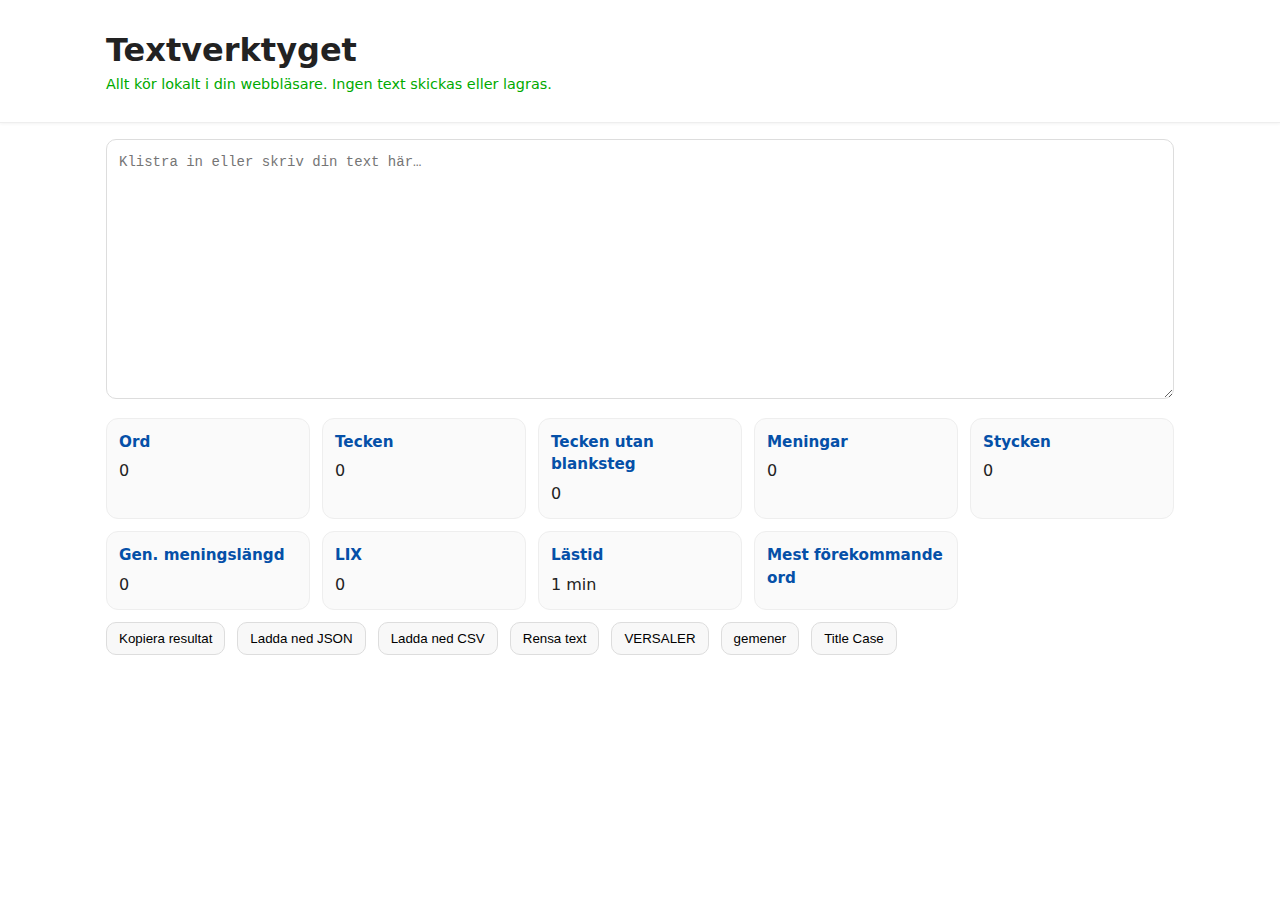
<file: index_improved.html>
<!doctype html>
<html lang="sv">
<head>
  <meta charset="UTF-8">
  <meta name="viewport" content="width=device-width, initial-scale=1">
  <title>Ordräknare & Textanalys på svenska – Gratis | Textverktyget</title>
  <meta name="description" content="Räkna ord, tecken, meningar, stycken, LIX och lästid. Allt sker lokalt i din webbläsare. Ingen lagring.">
  <meta property="og:title" content="Textverktyget – Ordräknare & Textanalys">
  <meta property="og:description" content="Gratis, privat och snabbt. LIX, lästid, export till JSON/CSV och fler textverktyg.">
  <meta property="og:type" content="website">
  <meta property="og:url" content="https://textverktyget.se/">
  <meta name="twitter:card" content="summary">
  <link rel="canonical" href="https://textverktyget.se/">
  <style>
    /* Basfärger och variabler för enkel justering av utseende */
    :root {
      --gap: 12px;
      --primary: #0a7cff;
      --primary-dark: #0550a8;
      --card-bg: #fafafa;
      --card-border: #eee;
    }
    * { box-sizing: border-box; }
    body {
      font-family: system-ui, -apple-system, Segoe UI, Roboto, Ubuntu, Cantarell, "Noto Sans", Arial;
      margin: 0;
      line-height: 1.5;
      background: #fff;
      color: #222;
    }
    header {
      position: sticky;
      top: 0;
      background: #fff;
      border-bottom: 1px solid #eee;
      padding: 10px 16px;
      box-shadow: 0 1px 3px rgba(0,0,0,0.05);
      z-index: 10;
    }
    .wrap {
      max-width: 1100px;
      margin: 0 auto;
      padding: 16px;
    }
    .trust {
      font-size: .9rem;
      color: #0a0;
    }
    h1 { margin: 0; }
    textarea {
      width: 100%;
      min-height: 260px;
      padding: 12px;
      font: 14px/1.5 ui-monospace, SFMono-Regular, Menlo, Consolas, "Liberation Mono", monospace;
      border: 1px solid #ddd;
      border-radius: 10px;
      resize: vertical;
    }
    .grid {
      display: grid;
      grid-template-columns: repeat(auto-fit, minmax(170px,1fr));
      gap: var(--gap);
      margin-top: var(--gap);
    }
    .card {
      background: var(--card-bg);
      border: 1px solid var(--card-border);
      border-radius: 12px;
      padding: 12px;
    }
    .card h3 {
      margin: 0 0 6px;
      font-size: .95rem;
      color: var(--primary-dark);
    }
    .toolbar {
      display: flex;
      flex-wrap: wrap;
      gap: var(--gap);
      margin-top: var(--gap);
    }
    button {
      padding: 8px 12px;
      border: 1px solid #ddd;
      border-radius: 10px;
      background: #f8f8f8;
      cursor: pointer;
      transition: background 0.2s, color 0.2s;
    }
    button:hover {
      background: var(--primary);
      color: #fff;
      border-color: var(--primary-dark);
    }
    .sr-only { position: absolute; left: -9999px; }
    /* Dark mode stöd */
    @media (prefers-color-scheme: dark) {
      body { background: #0b0b0b; color: #eaeaea; }
      header { background: #0b0b0b; border-color: #222; }
      textarea { background: #111; color: #eaeaea; border: 1px solid #222; }
      .card { background: #0f0f0f; border-color: #222; }
      button { background: #111; border-color: #222; color: #eaeaea; }
      button:hover { background: var(--primary-dark); color: #fff; }
      .card h3 { color: #89c5ff; }
      .trust { color: #8fdd8f; }
    }
  </style>
  <script type="application/ld+json">
  {"@context":"https://schema.org","@type":"WebApplication","name":"Textverktyget",
   "url":"https://textverktyget.se/","applicationCategory":"Utilities","operatingSystem":"Web"}
  </script>
</head>
<body>
  <header>
    <div class="wrap">
      <h1>Textverktyget</h1>
      <div class="trust" aria-live="polite">Allt kör lokalt i din webbläsare. Ingen text skickas eller lagras.</div>
    </div>
  </header>

  <main class="wrap" role="main">
    <label for="input" class="sr-only">Text att analysera</label>
    <textarea id="input" placeholder="Klistra in eller skriv din text här…"></textarea>

    <section class="grid" aria-label="Resultat">
      <div class="card"><h3>Ord</h3><div id="res-words">0</div></div>
      <div class="card"><h3>Tecken</h3><div id="res-chars">0</div></div>
      <div class="card"><h3>Tecken utan blanksteg</h3><div id="res-chars-ns">0</div></div>
      <div class="card"><h3>Meningar</h3><div id="res-sentences">0</div></div>
      <div class="card"><h3>Stycken</h3><div id="res-paras">0</div></div>
      <div class="card"><h3>Gen. meningslängd</h3><div id="res-avg-sent">0</div></div>
      <div class="card"><h3>LIX</h3><div id="res-lix">0</div></div>
      <div class="card"><h3>Lästid</h3><div id="res-read">0 min</div></div>
      <div class="card"><h3>Mest förekommande ord</h3><ul id="res-top-words" style="margin:0;padding-left:16px;"></ul></div>
    </section>

    <div class="toolbar" role="group" aria-label="Verktyg">
      <button id="btn-copy" title="Kopiera statistik i JSON-format">Kopiera resultat</button>
      <button id="btn-json" title="Ladda ned statistik som JSON">Ladda ned JSON</button>
      <button id="btn-csv" title="Ladda ned statistik som CSV">Ladda ned CSV</button>
      <button id="btn-clear" title="Rensa text">Rensa text</button>
      <button id="btn-upper" title="Konvertera till VERSALER">VERSALER</button>
      <button id="btn-lower" title="Konvertera till gemener">gemener</button>
      <button id="btn-title" title="Konvertera till Title Case">Title Case</button>
    </div>
  </main>

  <script>
    // ------- Hjälpfunktioner -------
    const $ = (id)=>document.getElementById(id);
    const debounce=(fn,ms=150)=>{let t;return(...a)=>{clearTimeout(t);t=setTimeout(()=>fn(...a),ms)}};

    const countWords = (t)=> t.trim().length ? t.trim().split(/\s+/).filter(Boolean).length : 0;
    const countChars = (t)=> t.length;
    const countCharsNoSpace = (t)=> t.replace(/\s/g,'').length;
    const sentences = (t)=> (t.match(/[.!?…]+/g)||[]).length || (t.trim()?1:0);
    const paragraphs = (t)=> t.trim().length ? t.trim().split(/\n{2,}/).length : 0;
    const avgSentenceLen = (w,s)=> s? (w/s).toFixed(1) : 0;
    const lix = (t)=>{
      const w = countWords(t);
      const s = sentences(t) || 1;
      const long = (t.match(/\b[\p{L}]{7,}\b/gu)||[]).length;
      return w? Math.round(w/s + (long*100)/w) : 0;
    };
    const readTimeMin = (w)=> Math.max(1, Math.ceil(w/200)); // 200 ord/min

    // Beräkna de N mest förekommande orden, exklusive stoppord
    const stopWords = new Set(['och','det','att','som','på','den','i','en','med','för','till','de','är','detta','var','är','av','har']);
    function getTopWords(text, n=5) {
      const words = text.toLowerCase().match(/\b[\p{L}’']+\b/gu) || [];
      const freq = {};
      for (const w of words) {
        if (stopWords.has(w)) continue;
        freq[w] = (freq[w] || 0) + 1;
      }
      return Object.entries(freq)
        .sort((a,b)=> b[1]-a[1])
        .slice(0,n)
        .map(([word,count])=>({word,count}));
    }

    function compute(text){
      const w = countWords(text);
      const c = countChars(text);
      const cns = countCharsNoSpace(text);
      const s = sentences(text);
      const p = paragraphs(text);
      const avg = avgSentenceLen(w,s);
      const LIX = lix(text);
      const rt = readTimeMin(w);
      const top = getTopWords(text,5);
      return {words:w, chars:c, chars_no_space:cns, sentences:s, paragraphs:p, avg_sentence:avg, lix:LIX, read_minutes:rt, topWords:top};
    }

    function render(r){
      $('res-words').textContent = r.words;
      $('res-chars').textContent = r.chars;
      $('res-chars-ns').textContent = r.chars_no_space;
      $('res-sentences').textContent = r.sentences;
      $('res-paras').textContent = r.paragraphs;
      $('res-avg-sent').textContent = r.avg_sentence;
      $('res-lix').textContent = r.lix;
      $('res-read').textContent = r.read_minutes + ' min';
      // renderar topplistan
      const listEl = $('res-top-words');
      listEl.innerHTML = '';
      r.topWords.forEach(({word,count})=>{
        const li = document.createElement('li');
        li.textContent = `${word} (${count})`;
        listEl.appendChild(li);
      });
    }

    const input = $('input');
    const onChange = ()=> render(compute(input.value));
    input.addEventListener('input', debounce(onChange,150));
    document.addEventListener('DOMContentLoaded', onChange);

    // ------- Export & actions -------
    const toCSV = (obj)=> 'nyckel,värde\n' + Object.entries(obj).map(([k,v])=>`${k},${v}`).join('\n');

    $('btn-copy').addEventListener('click', ()=> {
      const data = compute(input.value);
      navigator.clipboard.writeText(JSON.stringify(data, null, 2));
    });
    $('btn-json').addEventListener('click', ()=> {
      const data = compute(input.value);
      const a=document.createElement('a');
      a.href='data:application/json;charset=utf-8,'+encodeURIComponent(JSON.stringify(data));
      a.download='textverktyget_resultat.json'; a.click();
    });
    $('btn-csv').addEventListener('click', ()=> {
      const data = compute(input.value);
      const a=document.createElement('a');
      a.href='data:text/csv;charset=utf-8,'+encodeURIComponent(toCSV(data));
      a.download='textverktyget_resultat.csv'; a.click();
    });
    $('btn-clear').addEventListener('click', ()=> { input.value=''; onChange(); input.focus(); });

    // ------- Texttransformationer -------
    function toTitleCase(str) {
      return str.toLowerCase().replace(/(?:^|[\s\n\r\t])([\p{L}])/gu, (m,c) => m.replace(c, c.toUpperCase()));
    }
    $('btn-upper').addEventListener('click', ()=> {
      input.value = input.value.toUpperCase(); onChange(); input.focus();
    });
    $('btn-lower').addEventListener('click', ()=> {
      input.value = input.value.toLowerCase(); onChange(); input.focus();
    });
    $('btn-title').addEventListener('click', ()=> {
      input.value = toTitleCase(input.value); onChange(); input.focus();
    });
  </script>
</body>
</html>
</file>
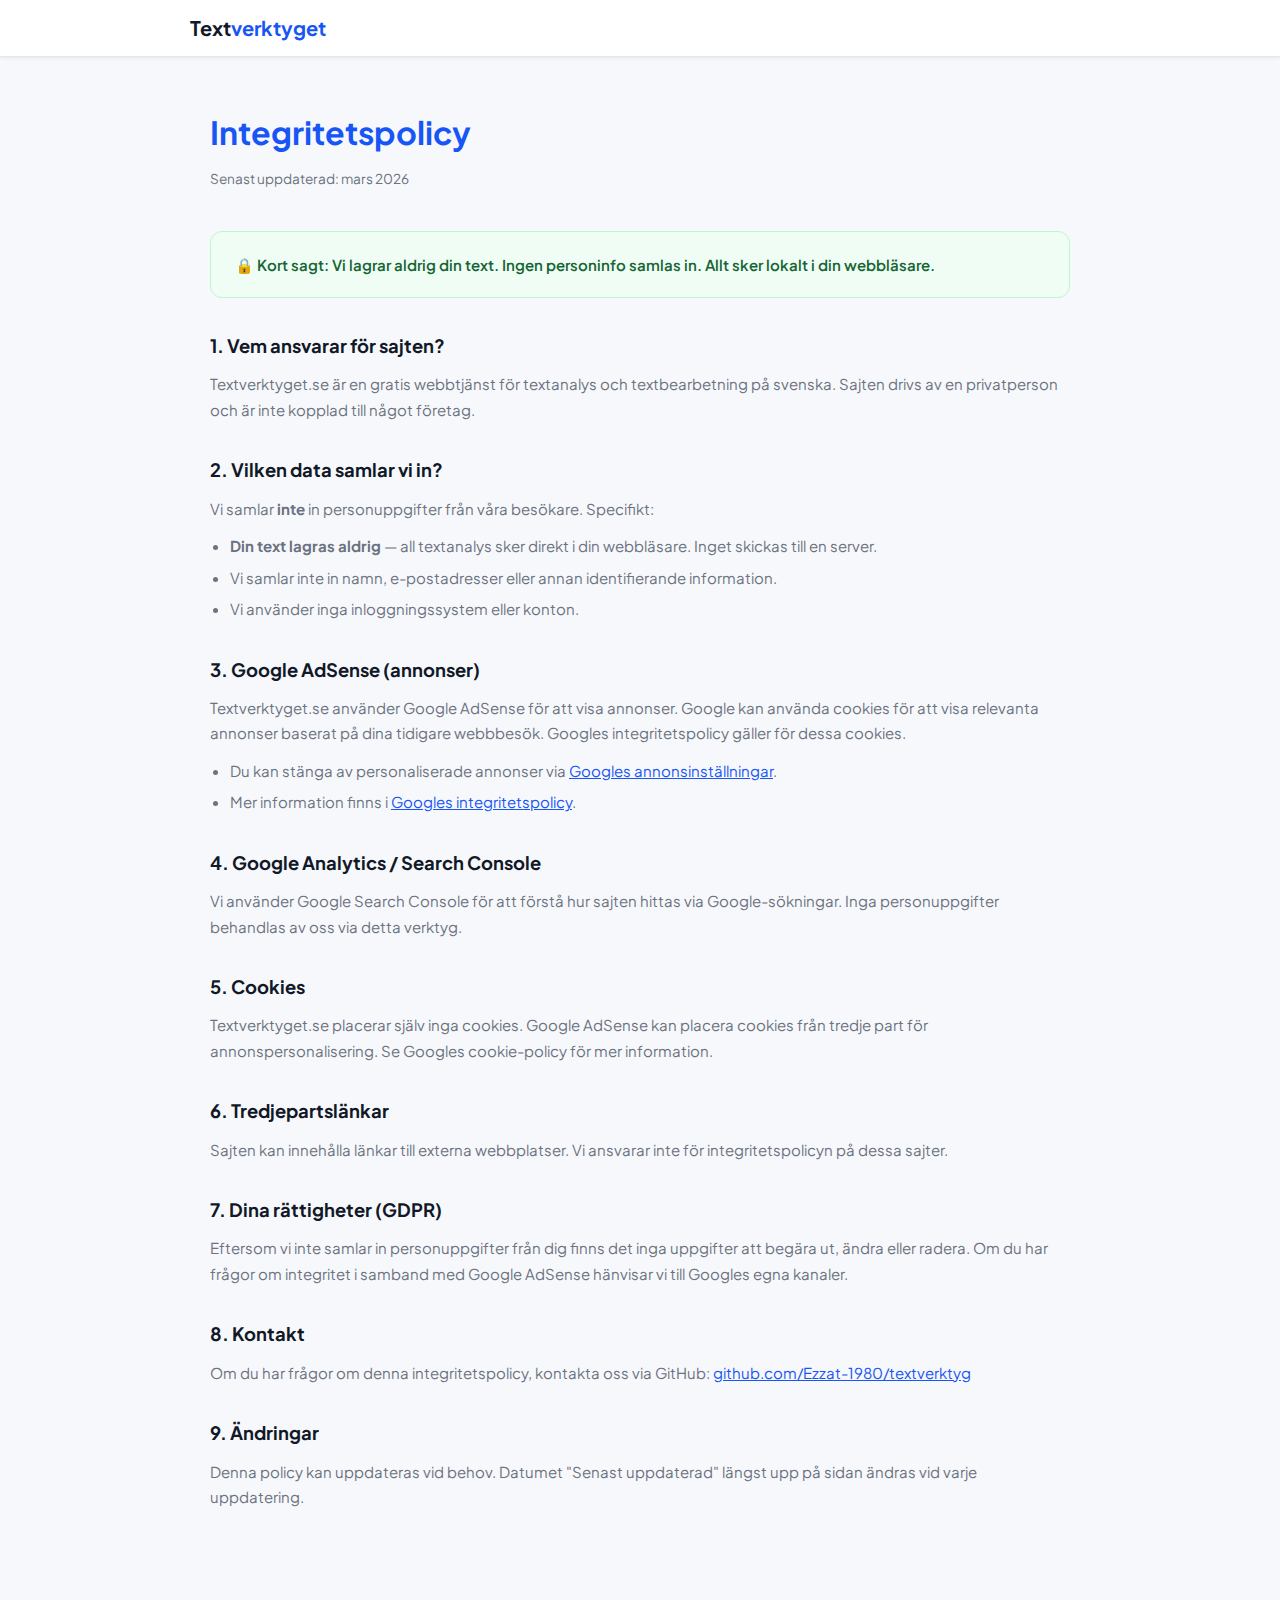
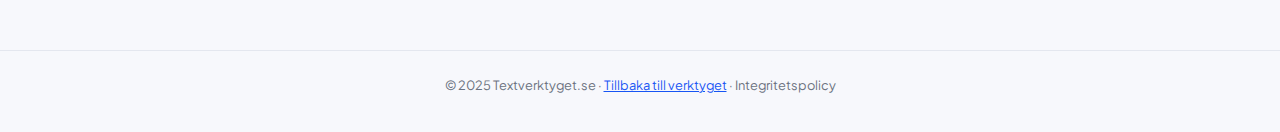
<file: integritetspolicy.html>
<!doctype html>
<html lang="sv">
<head>
<meta charset="UTF-8">
<meta name="viewport" content="width=device-width, initial-scale=1">
<title>Integritetspolicy | Textverktyget.se</title>
<meta name="description" content="Integritetspolicy för Textverktyget.se. Vi lagrar ingen text och samlar ingen personlig information.">
<link rel="canonical" href="https://textverktyget.se/integritetspolicy.html">
<link rel="icon" href="data:image/svg+xml,<svg xmlns='http://www.w3.org/2000/svg' viewBox='0 0 100 100'><text y='.9em' font-size='90'>📝</text></svg>">
<link rel="preconnect" href="https://fonts.googleapis.com">
<link rel="preconnect" href="https://fonts.gstatic.com" crossorigin>
<link href="https://fonts.googleapis.com/css2?family=Plus+Jakarta+Sans:wght@400;500;600;700&display=swap" rel="stylesheet">
<script async src="https://pagead2.googlesyndication.com/pagead/js/adsbygoogle.js?client=ca-pub-6696113059842943" crossorigin="anonymous"></script>
<style>
:root {
  --primary: #1755f4;
  --bg: #f7f8fc;
  --surface: #ffffff;
  --border: #e4e7ef;
  --text: #111827;
  --muted: #6b7280;
  --radius: 12px;
  --shadow: 0 1px 4px rgba(0,0,0,0.07);
}
@media (prefers-color-scheme: dark) {
  :root { --bg: #0d0f14; --surface: #161b25; --border: #232b3a; --text: #e8eaf0; --muted: #8892a4; }
}
*, *::before, *::after { box-sizing: border-box; margin: 0; padding: 0; }
body { font-family: 'Plus Jakarta Sans', system-ui, sans-serif; background: var(--bg); color: var(--text); line-height: 1.7; font-size: 15px; }
header { background: var(--surface); border-bottom: 1px solid var(--border); padding: 0 20px; box-shadow: var(--shadow); }
.header-inner { max-width: 900px; margin: 0 auto; display: flex; align-items: center; height: 56px; }
.logo { font-size: 1.25rem; font-weight: 700; color: var(--text); text-decoration: none; }
.logo span { color: var(--primary); }
main { max-width: 900px; margin: 0 auto; padding: 48px 20px; }
h1 { font-size: 2rem; color: var(--primary); margin-bottom: 8px; }
.updated { color: var(--muted); font-size: 0.85rem; margin-bottom: 40px; }
h2 { font-size: 1.15rem; font-weight: 700; margin: 32px 0 10px; color: var(--text); }
p { color: var(--muted); margin-bottom: 12px; }
ul { padding-left: 20px; color: var(--muted); margin-bottom: 12px; }
ul li { margin-bottom: 6px; }
.highlight-box {
  background: #f0fdf4;
  border: 1px solid #bbf7d0;
  border-radius: var(--radius);
  padding: 20px 24px;
  margin: 28px 0;
  color: #166534;
  font-weight: 600;
}
@media (prefers-color-scheme: dark) { .highlight-box { background: #052e16; border-color: #166534; color: #4ade80; } }
footer { margin-top: 80px; padding: 24px 20px; border-top: 1px solid var(--border); text-align: center; font-size: 0.8rem; color: var(--muted); }
a { color: var(--primary); }
</style>
</head>
<body>

<header>
  <div class="header-inner">
    <a href="/" class="logo">Text<span>verktyget</span></a>
  </div>
</header>

<main>
  <h1>Integritetspolicy</h1>
  <p class="updated">Senast uppdaterad: mars 2026</p>

  <div class="highlight-box">
    🔒 Kort sagt: Vi lagrar aldrig din text. Ingen personinfo samlas in. Allt sker lokalt i din webbläsare.
  </div>

  <h2>1. Vem ansvarar för sajten?</h2>
  <p>Textverktyget.se är en gratis webbtjänst för textanalys och textbearbetning på svenska. Sajten drivs av en privatperson och är inte kopplad till något företag.</p>

  <h2>2. Vilken data samlar vi in?</h2>
  <p>Vi samlar <strong>inte</strong> in personuppgifter från våra besökare. Specifikt:</p>
  <ul>
    <li><strong>Din text lagras aldrig</strong> — all textanalys sker direkt i din webbläsare. Inget skickas till en server.</li>
    <li>Vi samlar inte in namn, e-postadresser eller annan identifierande information.</li>
    <li>Vi använder inga inloggningssystem eller konton.</li>
  </ul>

  <h2>3. Google AdSense (annonser)</h2>
  <p>Textverktyget.se använder Google AdSense för att visa annonser. Google kan använda cookies för att visa relevanta annonser baserat på dina tidigare webbbesök. Googles integritetspolicy gäller för dessa cookies.</p>
  <ul>
    <li>Du kan stänga av personaliserade annonser via <a href="https://adssettings.google.com" target="_blank" rel="noopener">Googles annonsinställningar</a>.</li>
    <li>Mer information finns i <a href="https://policies.google.com/privacy" target="_blank" rel="noopener">Googles integritetspolicy</a>.</li>
  </ul>

  <h2>4. Google Analytics / Search Console</h2>
  <p>Vi använder Google Search Console för att förstå hur sajten hittas via Google-sökningar. Inga personuppgifter behandlas av oss via detta verktyg.</p>

  <h2>5. Cookies</h2>
  <p>Textverktyget.se placerar själv inga cookies. Google AdSense kan placera cookies från tredje part för annonspersonalisering. Se Googles cookie-policy för mer information.</p>

  <h2>6. Tredjepartslänkar</h2>
  <p>Sajten kan innehålla länkar till externa webbplatser. Vi ansvarar inte för integritetspolicyn på dessa sajter.</p>

  <h2>7. Dina rättigheter (GDPR)</h2>
  <p>Eftersom vi inte samlar in personuppgifter från dig finns det inga uppgifter att begära ut, ändra eller radera. Om du har frågor om integritet i samband med Google AdSense hänvisar vi till Googles egna kanaler.</p>

  <h2>8. Kontakt</h2>
  <p>Om du har frågor om denna integritetspolicy, kontakta oss via GitHub: <a href="https://github.com/Ezzat-1980/textverktyg" target="_blank" rel="noopener">github.com/Ezzat-1980/textverktyg</a></p>

  <h2>9. Ändringar</h2>
  <p>Denna policy kan uppdateras vid behov. Datumet "Senast uppdaterad" längst upp på sidan ändras vid varje uppdatering.</p>
</main>

<footer>
  <p>© 2025 Textverktyget.se · <a href="/">Tillbaka till verktyget</a> · Integritetspolicy</p>
</footer>

</body>
</html>
</file>
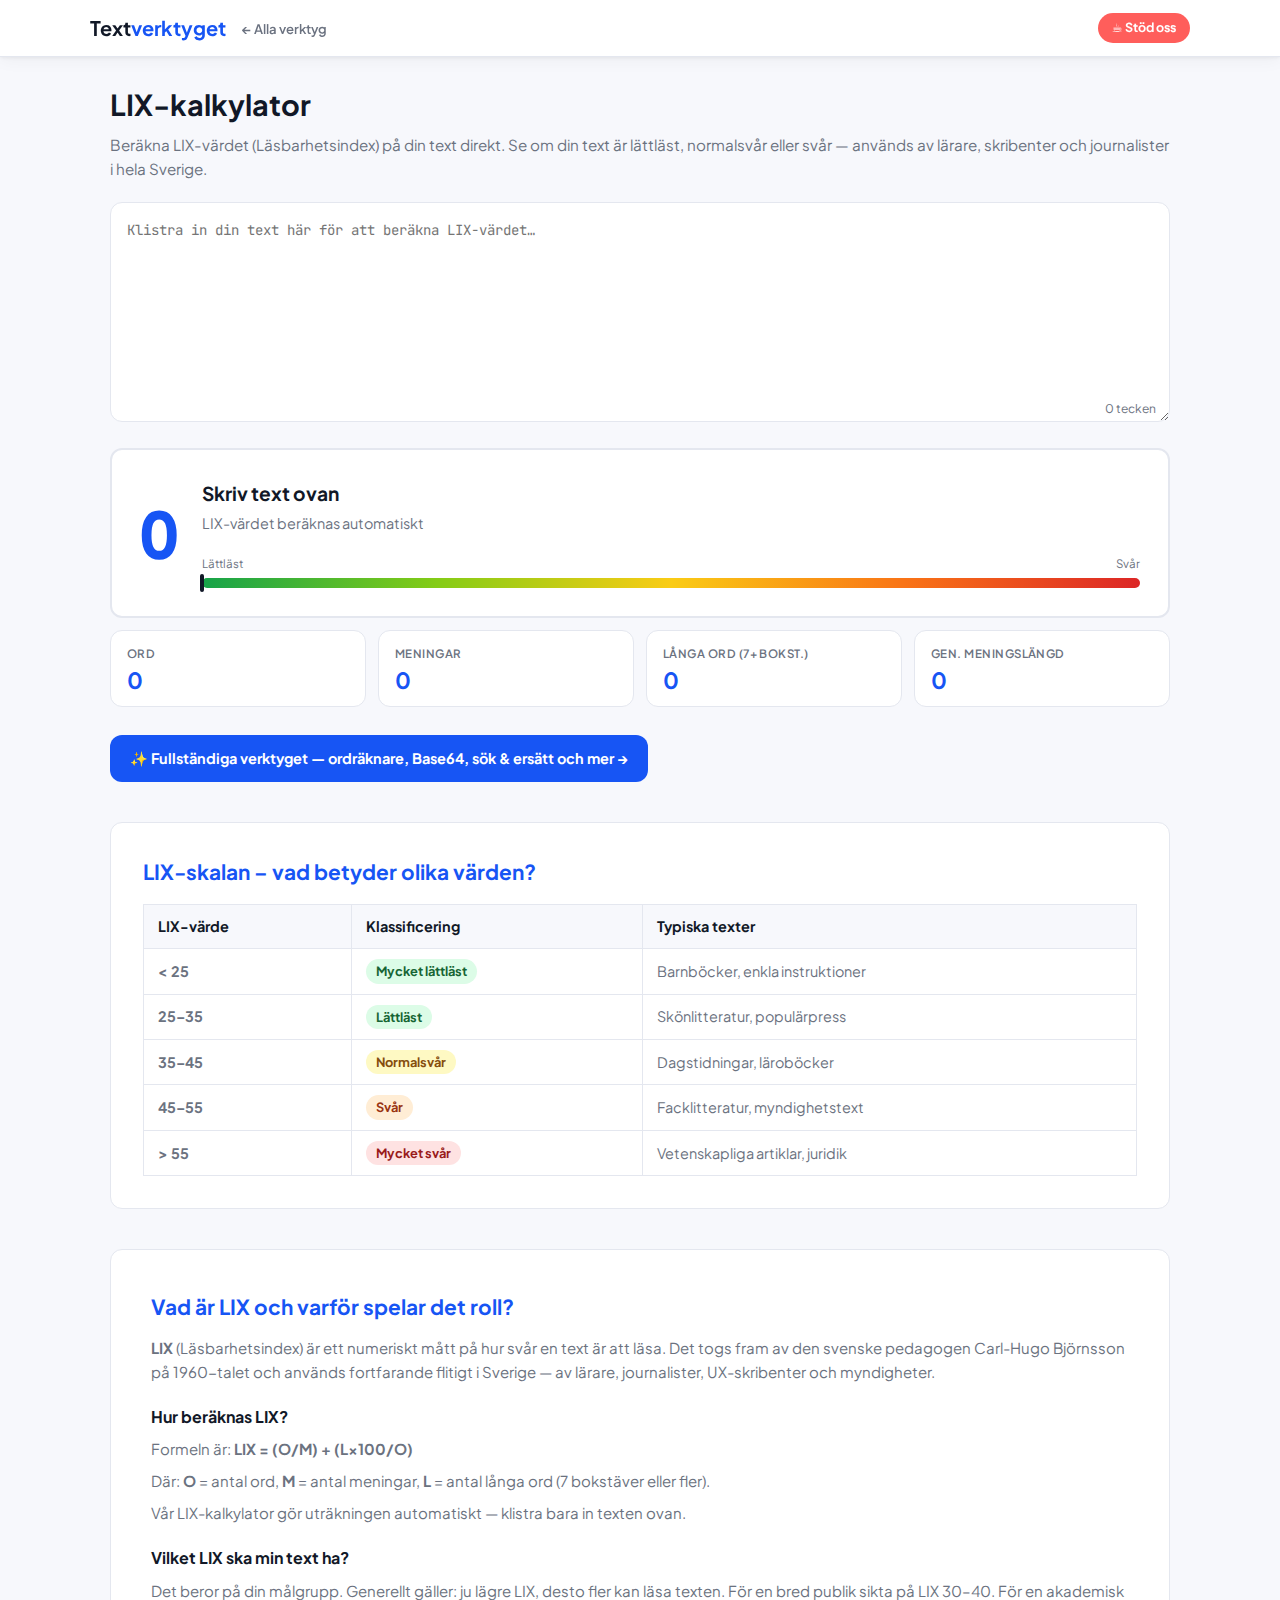
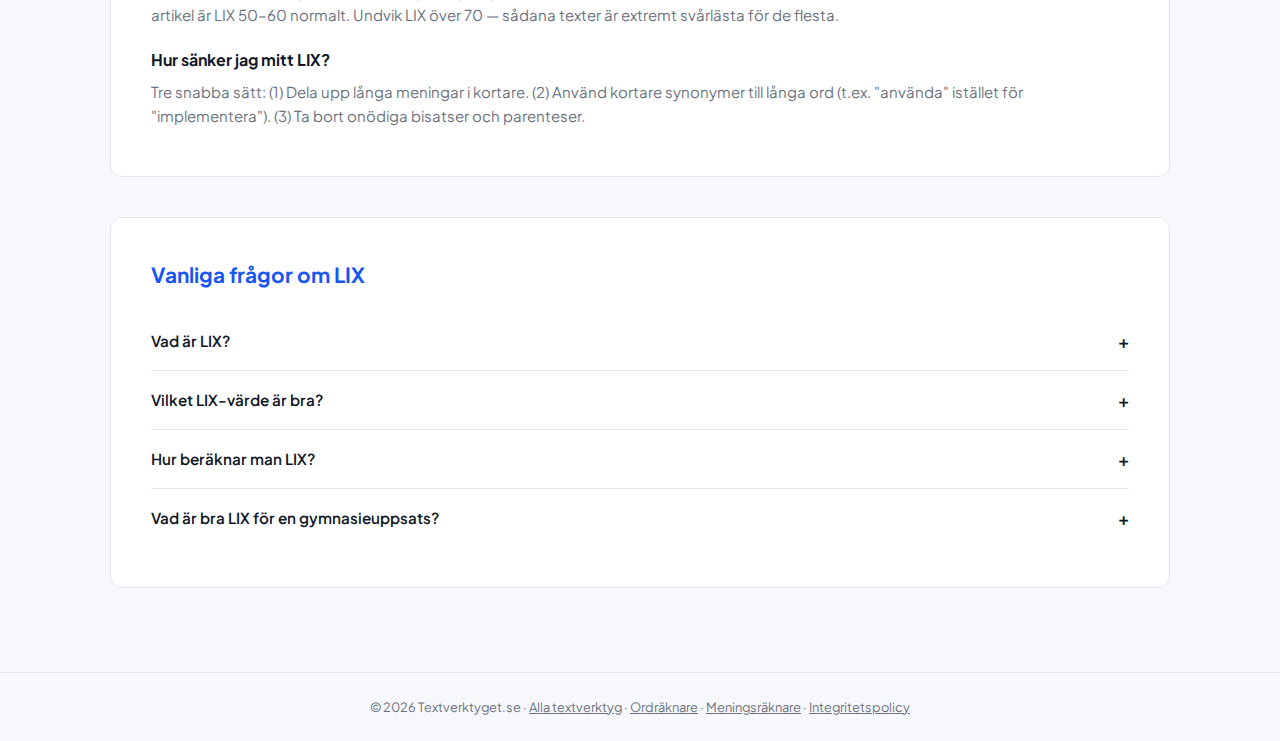
<file: lix-kalkylator.html>
<!doctype html>
<html lang="sv">
<head>
<meta charset="UTF-8">
<meta name="viewport" content="width=device-width, initial-scale=1">
<title>Gratis LIX-kalkylator – Beräkna LIX-värde online | Textverktyget.se</title>
<meta name="description" content="Beräkna LIX-värde gratis online. Klistra in din text och se om den är lättläst, normalsvår eller svår. LIX-kalkylator för svenska texter.">
<meta property="og:title" content="Gratis LIX-kalkylator – Beräkna läsbarhet på svenska">
<meta property="og:description" content="Räkna ut LIX-värdet på din text direkt online. Gratis, privat, ingen installation.">
<meta property="og:type" content="website">
<meta property="og:url" content="https://textverktyget.se/lix-kalkylator.html">
<link rel="canonical" href="https://textverktyget.se/lix-kalkylator.html">
<link rel="icon" href="data:image/svg+xml,<svg xmlns='http://www.w3.org/2000/svg' viewBox='0 0 100 100'><text y='.9em' font-size='90'>📝</text></svg>">
<link rel="preconnect" href="https://fonts.googleapis.com">
<link rel="preconnect" href="https://fonts.gstatic.com" crossorigin>
<link href="https://fonts.googleapis.com/css2?family=Plus+Jakarta+Sans:wght@400;500;600;700&family=JetBrains+Mono:wght@400;500&display=swap&font-display=swap" rel="stylesheet">
<script async src="https://pagead2.googlesyndication.com/pagead/js/adsbygoogle.js?client=ca-pub-6696113059842943" crossorigin="anonymous"></script>
<script type="application/ld+json">
{"@context":"https://schema.org","@type":"WebApplication","name":"LIX-kalkylator – Textverktyget",
"url":"https://textverktyget.se/lix-kalkylator.html","applicationCategory":"Utilities","operatingSystem":"Web",
"offers":{"@type":"Offer","price":"0","priceCurrency":"SEK"},"description":"Gratis LIX-kalkylator för svenska texter"}
</script>
<script type="application/ld+json">
{"@context":"https://schema.org","@type":"FAQPage","mainEntity":[
{"@type":"Question","name":"Vad är LIX?","acceptedAnswer":{"@type":"Answer","text":"LIX (Läsbarhetsindex) är ett mått på hur svår en text är att läsa, framtaget av Carl-Hugo Björnsson. Det beräknas som: antal ord delat på antal meningar plus (antal långa ord gånger 100) delat på antal ord."}},
{"@type":"Question","name":"Vilket LIX-värde är bra?","acceptedAnswer":{"@type":"Answer","text":"Under 25: Mycket lättläst (barnböcker). 25–35: Lättläst (skönlitteratur). 35–45: Normalsvår (dagstidningar). 45–55: Svår (facklitteratur). Över 55: Mycket svår (akademisk text)."}},
{"@type":"Question","name":"Hur beräknar man LIX?","acceptedAnswer":{"@type":"Answer","text":"LIX = (antal ord / antal meningar) + (antal ord med 7+ bokstäver × 100 / antal ord). Du kan beräkna LIX gratis direkt på den här sidan."}},
{"@type":"Question","name":"Vad är ett bra LIX för en uppsats?","acceptedAnswer":{"@type":"Answer","text":"En gymnasieuppsats bör ha LIX 35–45 (normalsvår). En akademisk uppsats eller akademiskt paper har ofta LIX 45–60. Undvik LIX över 65 – det gör texten onödigt svårläst."}}
]}
</script>
<style>
:root {
  --primary: #1755f4; --primary-dark: #0d3fc2; --bg: #f7f8fc; --surface: #ffffff;
  --border: #e4e7ef; --text: #111827; --muted: #6b7280; --stat-bg: #ffffff;
  --radius: 12px; --gap: 12px; --shadow: 0 1px 4px rgba(0,0,0,0.07), 0 4px 16px rgba(0,0,0,0.04);
  --green: #16a34a; --yellow: #d97706; --red: #dc2626;
}
@media (prefers-color-scheme: dark) {
  :root { --bg: #0d0f14; --surface: #161b25; --border: #232b3a; --text: #e8eaf0; --muted: #8892a4; --stat-bg: #1a2235; }
}
*, *::before, *::after { box-sizing: border-box; margin: 0; padding: 0; }
body { font-family: 'Plus Jakarta Sans', system-ui, sans-serif; background: var(--bg); color: var(--text); line-height: 1.6; font-size: 15px; }
header { background: var(--surface); border-bottom: 1px solid var(--border); padding: 0 20px; position: sticky; top: 0; z-index: 100; box-shadow: var(--shadow); }
.header-inner { max-width: 1100px; margin: 0 auto; display: flex; align-items: center; gap: 16px; height: 56px; }
.logo { font-size: 1.25rem; font-weight: 700; color: var(--text); text-decoration: none; }
.logo span { color: var(--primary); }
.nav-link { font-size: 0.82rem; color: var(--muted); text-decoration: none; font-weight: 600; }
.nav-link:hover { color: var(--primary); }
.kofi-btn { margin-left: auto; display: inline-flex; align-items: center; gap: 6px; padding: 5px 14px; background: #ff5e5b; color: #fff !important; border-radius: 20px; font-size: 0.78rem; font-weight: 700; text-decoration: none; transition: background 0.15s; }
.kofi-btn:hover { background: #e04a47; }
.wrap { max-width: 1100px; margin: 0 auto; padding: 24px 20px; }
h1 { font-size: 1.8rem; font-weight: 700; margin-bottom: 6px; }
.page-desc { color: var(--muted); margin-bottom: 20px; font-size: 0.95rem; }
.editor-wrap { position: relative; }
#input { width: 100%; min-height: 220px; padding: 16px; font-family: 'JetBrains Mono', monospace; font-size: 14px; line-height: 1.7; border: 1.5px solid var(--border); border-radius: var(--radius); background: var(--surface); color: var(--text); resize: vertical; outline: none; transition: border-color 0.2s; }
#input:focus { border-color: var(--primary); }
#char-counter { position: absolute; bottom: 10px; right: 14px; font-size: 0.75rem; color: var(--muted); pointer-events: none; }

/* Big LIX display */
.lix-hero {
  margin-top: 20px;
  padding: 28px;
  background: var(--surface);
  border: 2px solid var(--border);
  border-radius: var(--radius);
  display: flex;
  align-items: center;
  gap: 24px;
  flex-wrap: wrap;
}
.lix-big { font-size: 4rem; font-weight: 800; line-height: 1; color: var(--primary); font-variant-numeric: tabular-nums; }
.lix-info { flex: 1; min-width: 180px; }
.lix-label-text { font-size: 1.2rem; font-weight: 700; color: var(--text); }
.lix-desc { color: var(--muted); font-size: 0.9rem; margin-top: 4px; }
.lix-bar-wrap { margin-top: 20px; }
.lix-bar-label { display: flex; justify-content: space-between; font-size: 0.72rem; color: var(--muted); margin-bottom: 4px; }
.lix-bar { height: 10px; border-radius: 99px; background: linear-gradient(to right, #16a34a, #84cc16, #facc15, #f97316, #dc2626); position: relative; }
.lix-pointer { position: absolute; top: -4px; width: 4px; height: 18px; background: var(--text); border-radius: 2px; transform: translateX(-50%); transition: left 0.4s; }

.stats-grid { display: grid; grid-template-columns: repeat(auto-fit, minmax(130px, 1fr)); gap: var(--gap); margin-top: var(--gap); }
.stat-card { background: var(--stat-bg); border: 1px solid var(--border); border-radius: var(--radius); padding: 14px 16px; }
.stat-label { font-size: 0.72rem; font-weight: 600; text-transform: uppercase; letter-spacing: 0.04em; color: var(--muted); margin-bottom: 6px; }
.stat-value { font-size: 1.4rem; font-weight: 700; color: var(--primary); line-height: 1; }

.full-tool-link { display: inline-flex; align-items: center; gap: 8px; margin-top: 28px; padding: 12px 20px; background: var(--primary); color: #fff; border-radius: var(--radius); font-weight: 700; text-decoration: none; font-size: 0.9rem; transition: background 0.15s; }
.full-tool-link:hover { background: var(--primary-dark); }

.lix-table-section { margin-top: 40px; padding: 32px; background: var(--surface); border: 1px solid var(--border); border-radius: var(--radius); }
.lix-table-section h2 { font-size: 1.3rem; color: var(--primary); margin-bottom: 16px; }
table { width: 100%; border-collapse: collapse; font-size: 0.9rem; }
th { text-align: left; padding: 10px 14px; background: var(--bg); border: 1px solid var(--border); font-weight: 700; }
td { padding: 10px 14px; border: 1px solid var(--border); color: var(--muted); }
.badge { display: inline-block; padding: 2px 10px; border-radius: 20px; font-size: 0.8rem; font-weight: 700; }
.badge-green { background: #dcfce7; color: #166534; }
.badge-yellow { background: #fef9c3; color: #854d0e; }
.badge-orange { background: #ffedd5; color: #9a3412; }
.badge-red { background: #fee2e2; color: #991b1b; }
@media (prefers-color-scheme: dark) {
  .badge-green { background: #14532d; color: #4ade80; }
  .badge-yellow { background: #422006; color: #fde68a; }
  .badge-orange { background: #431407; color: #fdba74; }
  .badge-red { background: #7f1d1d; color: #fca5a5; }
}

.seo-section { margin-top: 40px; padding: 40px; background: var(--surface); border: 1px solid var(--border); border-radius: var(--radius); }
.seo-section h2 { font-size: 1.3rem; color: var(--primary); margin-bottom: 12px; }
.seo-section h3 { font-size: 1rem; margin: 20px 0 8px; }
.seo-section p { color: var(--muted); margin-bottom: 8px; }
.faq-section { margin-top: 40px; padding: 40px; background: var(--surface); border: 1px solid var(--border); border-radius: var(--radius); }
.faq-section h2 { font-size: 1.3rem; color: var(--primary); margin-bottom: 20px; }
.faq-item { border-bottom: 1px solid var(--border); padding: 4px 0; }
.faq-item:last-child { border-bottom: none; }
.faq-q { width: 100%; text-align: left; background: none; border: none; padding: 14px 0; font-family: inherit; font-size: 0.95rem; font-weight: 600; color: var(--text); cursor: pointer; display: flex; justify-content: space-between; align-items: center; gap: 12px; }
.faq-q:hover { color: var(--primary); }
.faq-icon { font-size: 1.1rem; flex-shrink: 0; transition: transform 0.2s; }
.faq-item.open .faq-icon { transform: rotate(45deg); }
.faq-a { max-height: 0; overflow: hidden; transition: max-height 0.3s ease; font-size: 0.9rem; color: var(--muted); line-height: 1.7; }
.faq-item.open .faq-a { max-height: 200px; padding-bottom: 14px; }
footer { margin-top: 60px; padding: 24px 20px; border-top: 1px solid var(--border); text-align: center; font-size: 0.8rem; color: var(--muted); }
footer a { color: var(--muted); }
</style>
</head>
<body>
<header>
  <div class="header-inner">
    <a href="/" class="logo">Text<span>verktyget</span></a>
    <a href="/" class="nav-link">← Alla verktyg</a>
    <a href="https://ko-fi.com/patrikluckas" target="_blank" rel="noopener" class="kofi-btn">☕ Stöd oss</a>
  </div>
</header>

<main class="wrap">
  <h1>LIX-kalkylator</h1>
  <p class="page-desc">Beräkna LIX-värdet (Läsbarhetsindex) på din text direkt. Se om din text är lättläst, normalsvår eller svår — används av lärare, skribenter och journalister i hela Sverige.</p>

  <div class="editor-wrap">
    <textarea id="input" placeholder="Klistra in din text här för att beräkna LIX-värdet…" spellcheck="true"></textarea>
    <span id="char-counter">0 tecken</span>
  </div>

  <!-- Big LIX display -->
  <div class="lix-hero" id="lix-hero">
    <div class="lix-big" id="lix-big">0</div>
    <div class="lix-info">
      <div class="lix-label-text" id="lix-label-text">Skriv text ovan</div>
      <div class="lix-desc" id="lix-desc">LIX-värdet beräknas automatiskt</div>
      <div class="lix-bar-wrap">
        <div class="lix-bar-label"><span>Lättläst</span><span>Svår</span></div>
        <div class="lix-bar"><div class="lix-pointer" id="lix-pointer" style="left:0%"></div></div>
      </div>
    </div>
  </div>

  <div class="stats-grid">
    <div class="stat-card"><div class="stat-label">Ord</div><div class="stat-value" id="s-words">0</div></div>
    <div class="stat-card"><div class="stat-label">Meningar</div><div class="stat-value" id="s-sent">0</div></div>
    <div class="stat-card"><div class="stat-label">Långa ord (7+ bokst.)</div><div class="stat-value" id="s-long">0</div></div>
    <div class="stat-card"><div class="stat-label">Gen. meningslängd</div><div class="stat-value" id="s-avg">0</div></div>
  </div>

  <a href="/" class="full-tool-link">✨ Fullständiga verktyget — ordräknare, Base64, sök &amp; ersätt och mer →</a>

  <!-- AdSense -->
  <div style="margin: 28px 0; text-align:center;">
    <ins class="adsbygoogle" style="display:block" data-ad-client="ca-pub-6696113059842943" data-ad-format="auto" data-full-width-responsive="true"></ins>
    <script>(adsbygoogle = window.adsbygoogle || []).push({});</script>
  </div>

  <section class="lix-table-section">
    <h2>LIX-skalan – vad betyder olika värden?</h2>
    <table>
      <tr><th>LIX-värde</th><th>Klassificering</th><th>Typiska texter</th></tr>
      <tr><td><strong>&lt; 25</strong></td><td><span class="badge badge-green">Mycket lättläst</span></td><td>Barnböcker, enkla instruktioner</td></tr>
      <tr><td><strong>25–35</strong></td><td><span class="badge badge-green">Lättläst</span></td><td>Skönlitteratur, populärpress</td></tr>
      <tr><td><strong>35–45</strong></td><td><span class="badge badge-yellow">Normalsvår</span></td><td>Dagstidningar, läroböcker</td></tr>
      <tr><td><strong>45–55</strong></td><td><span class="badge badge-orange">Svår</span></td><td>Facklitteratur, myndighetstext</td></tr>
      <tr><td><strong>&gt; 55</strong></td><td><span class="badge badge-red">Mycket svår</span></td><td>Vetenskapliga artiklar, juridik</td></tr>
    </table>
  </section>

  <section class="seo-section">
    <h2>Vad är LIX och varför spelar det roll?</h2>
    <p><strong>LIX</strong> (Läsbarhetsindex) är ett numeriskt mått på hur svår en text är att läsa. Det togs fram av den svenske pedagogen Carl-Hugo Björnsson på 1960-talet och används fortfarande flitigt i Sverige — av lärare, journalister, UX-skribenter och myndigheter.</p>

    <h3>Hur beräknas LIX?</h3>
    <p>Formeln är: <strong>LIX = (O/M) + (L×100/O)</strong></p>
    <p>Där: <strong>O</strong> = antal ord, <strong>M</strong> = antal meningar, <strong>L</strong> = antal långa ord (7 bokstäver eller fler).</p>
    <p>Vår LIX-kalkylator gör uträkningen automatiskt — klistra bara in texten ovan.</p>

    <h3>Vilket LIX ska min text ha?</h3>
    <p>Det beror på din målgrupp. Generellt gäller: ju lägre LIX, desto fler kan läsa texten. För en bred publik sikta på LIX 30–40. För en akademisk artikel är LIX 50–60 normalt. Undvik LIX över 70 — sådana texter är extremt svårlästa för de flesta.</p>

    <h3>Hur sänker jag mitt LIX?</h3>
    <p>Tre snabba sätt: (1) Dela upp långa meningar i kortare. (2) Använd kortare synonymer till långa ord (t.ex. "använda" istället för "implementera"). (3) Ta bort onödiga bisatser och parenteser.</p>
  </section>

  <section class="faq-section">
    <h2>Vanliga frågor om LIX</h2>

    <div class="faq-item">
      <button class="faq-q" aria-expanded="false"><span>Vad är LIX?</span><span class="faq-icon">+</span></button>
      <div class="faq-a"><p>LIX (Läsbarhetsindex) är ett mått på hur svår en text är att läsa. Det beräknas utifrån meningslängd och andelen långa ord. Framtaget av Carl-Hugo Björnsson på 1960-talet.</p></div>
    </div>

    <div class="faq-item">
      <button class="faq-q" aria-expanded="false"><span>Vilket LIX-värde är bra?</span><span class="faq-icon">+</span></button>
      <div class="faq-a"><p>Under 25 = mycket lättläst (barnböcker). 25–35 = lättläst. 35–45 = normalsvår (dagstidningar). 45–55 = svår. Över 55 = mycket svår (akademisk text). Sikta på under 40 för bred publik.</p></div>
    </div>

    <div class="faq-item">
      <button class="faq-q" aria-expanded="false"><span>Hur beräknar man LIX?</span><span class="faq-icon">+</span></button>
      <div class="faq-a"><p>LIX = (antal ord ÷ antal meningar) + (antal långa ord med 7+ bokstäver × 100 ÷ antal ord). Använd kalkylatorn ovan så räknas det ut automatiskt.</p></div>
    </div>

    <div class="faq-item">
      <button class="faq-q" aria-expanded="false"><span>Vad är bra LIX för en gymnasieuppsats?</span><span class="faq-icon">+</span></button>
      <div class="faq-a"><p>En gymnasieuppsats bör ha LIX 35–45. En akademisk C- eller D-uppsats hamnar ofta på 45–55. Undvik extremt höga värden — det gör texten onödigt svårläst.</p></div>
    </div>
  </section>
</main>

<footer>
  <p>© 2026 Textverktyget.se · <a href="/">Alla textverktyg</a> · <a href="/ordraknare.html">Ordräknare</a> · <a href="/meningsraknare.html">Meningsräknare</a> · <a href="/integritetspolicy.html">Integritetspolicy</a></p>
</footer>

<script>
'use strict';
const $ = id => document.getElementById(id);
const debounce = (fn, ms=120) => { let t; return (...a) => { clearTimeout(t); t = setTimeout(() => fn(...a), ms); }; };

function countWords(t) { return t.trim() ? t.trim().split(/\s+/).length : 0; }
function countSentences(t) { return (t.match(/[.!?…]+(?=\s|$)/g)||[]).length || (t.trim() ? 1 : 0); }
function countLong(t) { return (t.match(/\b[\p{L}]{7,}\b/gu)||[]).length; }
function computeLix(t) {
  const w = countWords(t); if (!w) return 0;
  const s = countSentences(t)||1;
  const l = countLong(t);
  return Math.round(w/s + (l*100)/w);
}

const LIX_INFO = [
  { max: 25, label: 'Mycket lättläst', desc: 'Barnböcker, enkla instruktioner', color: '#16a34a', pct: 12 },
  { max: 35, label: 'Lättläst', desc: 'Skönlitteratur, populärpress', color: '#65a30d', pct: 30 },
  { max: 45, label: 'Normalsvår', desc: 'Dagstidningar, läroböcker', color: '#d97706', pct: 52 },
  { max: 55, label: 'Svår', desc: 'Facklitteratur, myndighetstext', color: '#ea580c', pct: 72 },
  { max: 999, label: 'Mycket svår', desc: 'Vetenskapliga artiklar, juridik', color: '#dc2626', pct: 92 },
];

function analyze() {
  const t = $('input').value;
  const w = countWords(t);
  const s = countSentences(t);
  const l = countLong(t);
  const lix = computeLix(t);
  const avg = s && w ? (w/s).toFixed(1) : 0;

  $('char-counter').textContent = t.length + ' tecken';
  $('s-words').textContent = w;
  $('s-sent').textContent = s;
  $('s-long').textContent = l;
  $('s-avg').textContent = avg;
  $('lix-big').textContent = lix;

  const info = LIX_INFO.find(x => lix <= x.max) || LIX_INFO[LIX_INFO.length-1];
  $('lix-label-text').textContent = lix ? info.label : 'Skriv text ovan';
  $('lix-desc').textContent = lix ? info.desc : 'LIX-värdet beräknas automatiskt';
  $('lix-big').style.color = lix ? info.color : 'var(--primary)';
  const pct = Math.min(lix ? info.pct : 0, 95);
  $('lix-pointer').style.left = pct + '%';
}

$('input').addEventListener('input', debounce(analyze));
analyze();

document.querySelectorAll('.faq-q').forEach(btn => {
  btn.addEventListener('click', () => {
    const item = btn.closest('.faq-item');
    const isOpen = item.classList.contains('open');
    document.querySelectorAll('.faq-item').forEach(i => { i.classList.remove('open'); i.querySelector('.faq-q').setAttribute('aria-expanded','false'); });
    if (!isOpen) { item.classList.add('open'); btn.setAttribute('aria-expanded','true'); }
  });
});
</script>
</body>
</html>
</file>
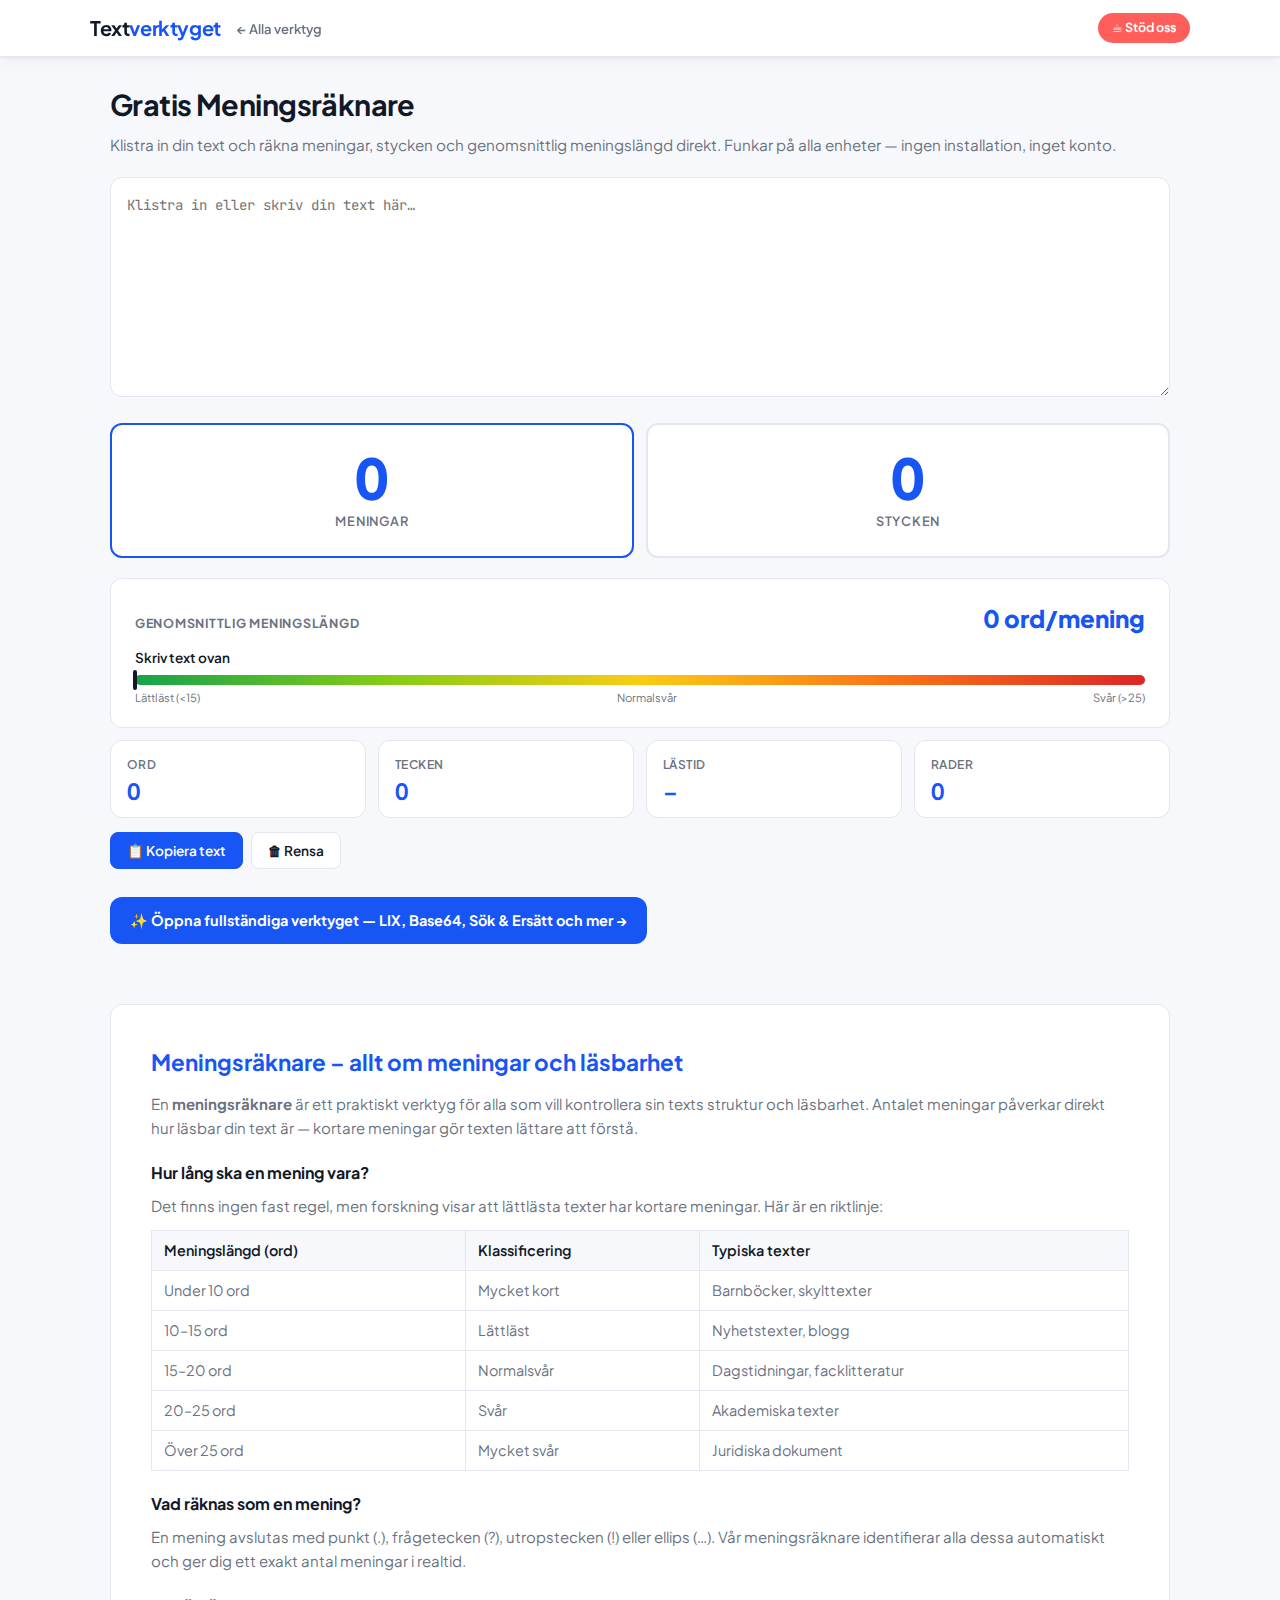
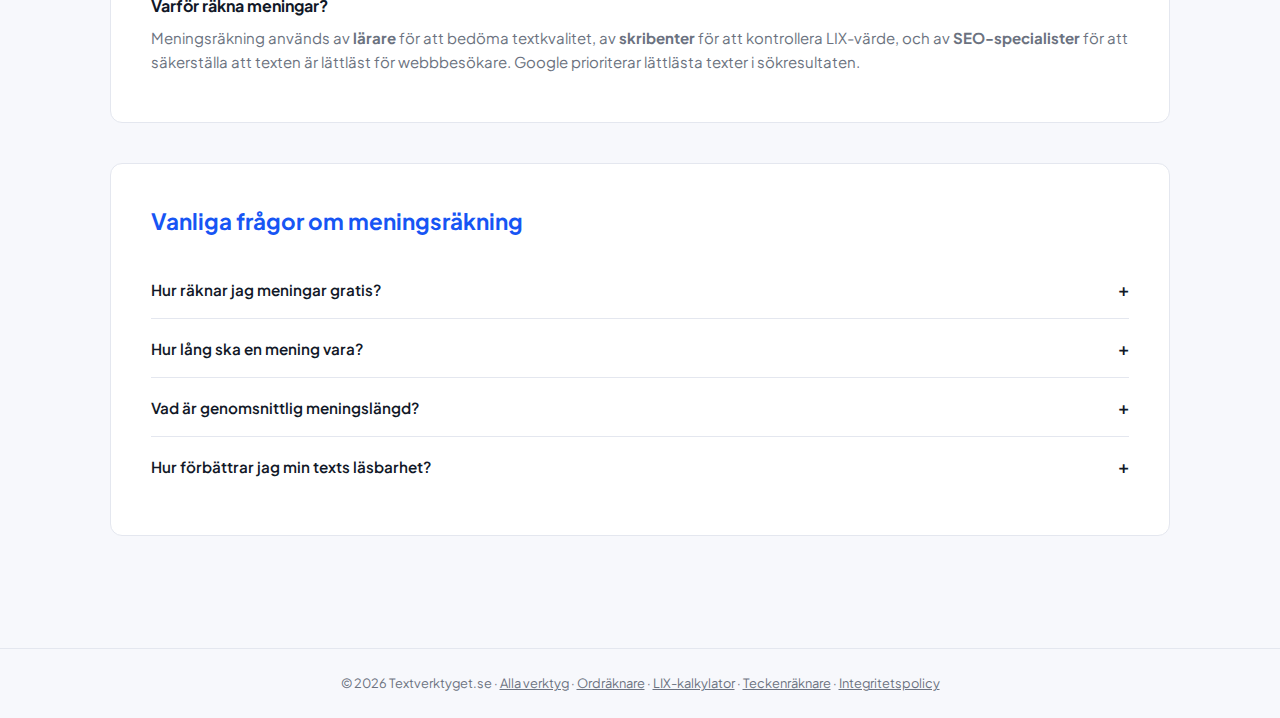
<file: meningsraknare.html>
<!doctype html>
<html lang="sv">
<head>
<meta charset="UTF-8">
<meta name="viewport" content="width=device-width, initial-scale=1">
<title>Gratis Meningsräknare – Räkna meningar online | Textverktyget.se</title>
<meta name="description" content="Räkna meningar gratis online på svenska. Klistra in din text och se antal meningar, stycken, genomsnittlig meningslängd och lästid. Ingen text lagras.">
<meta property="og:title" content="Gratis Meningsräknare – Räkna meningar online">
<meta property="og:description" content="Räkna meningar, stycken och meningslängd gratis online. Allt sker lokalt i din webbläsare.">
<meta property="og:type" content="website">
<meta property="og:url" content="https://textverktyget.se/meningsraknare.html">
<link rel="canonical" href="https://textverktyget.se/meningsraknare.html">
<link rel="icon" href="data:image/svg+xml,<svg xmlns='http://www.w3.org/2000/svg' viewBox='0 0 100 100'><text y='.9em' font-size='90'>📝</text></svg>">
<link rel="preconnect" href="https://fonts.googleapis.com">
<link rel="preconnect" href="https://fonts.gstatic.com" crossorigin>
<link href="https://fonts.googleapis.com/css2?family=Plus+Jakarta+Sans:wght@400;500;600;700&family=JetBrains+Mono:wght@400;500&display=swap&font-display=swap" rel="stylesheet">
<!-- Google AdSense -->
<script async src="https://pagead2.googlesyndication.com/pagead/js/adsbygoogle.js?client=ca-pub-6696113059842943" crossorigin="anonymous"></script>
<script type="application/ld+json">
{"@context":"https://schema.org","@type":"WebApplication","name":"Meningsräknare – Textverktyget",
"url":"https://textverktyget.se/meningsraknare.html","applicationCategory":"Utilities","operatingSystem":"Web",
"offers":{"@type":"Offer","price":"0","priceCurrency":"SEK"},"description":"Gratis meningsräknare på svenska"}
</script>
<script type="application/ld+json">
{"@context":"https://schema.org","@type":"FAQPage","mainEntity":[
{"@type":"Question","name":"Hur räknar jag meningar gratis?","acceptedAnswer":{"@type":"Answer","text":"Klistra in din text i rutan på den här sidan. Antalet meningar räknas automatiskt och direkt. Verktyget är helt gratis och kräver ingen inloggning."}},
{"@type":"Question","name":"Hur lång ska en mening vara?","acceptedAnswer":{"@type":"Answer","text":"En lättläst mening har 10–20 ord. Dagstidningar och lättlästa texter har i snitt 14–18 ord per mening. Akademiska texter kan ha 25+ ord per mening, vilket gör dem svårare att läsa."}},
{"@type":"Question","name":"Vad är en genomsnittlig meningslängd?","acceptedAnswer":{"@type":"Answer","text":"Genomsnittlig meningslängd (ord per mening) är ett mått på textkomplexitet. Under 15 ord per mening = lättläst. 15–20 = normalsvår. Över 25 = svår text."}},
{"@type":"Question","name":"Hur förbättrar jag min texts läsbarhet?","acceptedAnswer":{"@type":"Answer","text":"Dela upp långa meningar i kortare. Sikta på max 20 ord per mening för en bred publik. Undvik bisatser i bisatser. Använd aktiv röst istället för passiv."}}
]}
</script>
<style>
:root {
  --primary: #1755f4;
  --primary-dark: #0d3fc2;
  --accent: #f04e3e;
  --bg: #f7f8fc;
  --surface: #ffffff;
  --border: #e4e7ef;
  --text: #111827;
  --muted: #6b7280;
  --stat-bg: #ffffff;
  --radius: 12px;
  --gap: 12px;
  --shadow: 0 1px 4px rgba(0,0,0,0.07), 0 4px 16px rgba(0,0,0,0.04);
}
@media (prefers-color-scheme: dark) {
  :root { --bg: #0d0f14; --surface: #161b25; --border: #232b3a; --text: #e8eaf0; --muted: #8892a4; --stat-bg: #1a2235; --shadow: 0 1px 4px rgba(0,0,0,0.4); }
}
*, *::before, *::after { box-sizing: border-box; margin: 0; padding: 0; }
body { font-family: 'Plus Jakarta Sans', system-ui, sans-serif; background: var(--bg); color: var(--text); line-height: 1.6; font-size: 15px; }
header { background: var(--surface); border-bottom: 1px solid var(--border); padding: 0 20px; position: sticky; top: 0; z-index: 100; box-shadow: var(--shadow); }
.header-inner { max-width: 1100px; margin: 0 auto; display: flex; align-items: center; gap: 16px; height: 56px; }
.logo { font-size: 1.25rem; font-weight: 700; color: var(--text); text-decoration: none; letter-spacing: -0.02em; }
.logo span { color: var(--primary); }
.nav-link { font-size: 0.82rem; color: var(--muted); text-decoration: none; font-weight: 600; }
.nav-link:hover { color: var(--primary); }
.kofi-btn { margin-left: auto; display: inline-flex; align-items: center; gap: 6px; padding: 5px 14px; background: #ff5e5b; color: #fff !important; border-radius: 20px; font-size: 0.78rem; font-weight: 700; text-decoration: none; white-space: nowrap; transition: background 0.15s; }
.kofi-btn:hover { background: #e04a47; }
.wrap { max-width: 1100px; margin: 0 auto; padding: 24px 20px; }
h1 { font-size: 1.8rem; font-weight: 700; margin-bottom: 6px; letter-spacing: -0.02em; }
.page-desc { color: var(--muted); margin-bottom: 20px; font-size: 0.95rem; }
.editor-wrap { position: relative; }
#input { width: 100%; min-height: 220px; padding: 16px; font-family: 'JetBrains Mono', ui-monospace, monospace; font-size: 14px; line-height: 1.7; border: 1.5px solid var(--border); border-radius: var(--radius); background: var(--surface); color: var(--text); resize: vertical; transition: border-color 0.2s; outline: none; }
#input:focus { border-color: var(--primary); }

/* Big sentence display */
.sent-hero { margin-top: 20px; display: grid; grid-template-columns: 1fr 1fr; gap: var(--gap); }
@media(max-width:500px){ .sent-hero { grid-template-columns: 1fr; } }
.sent-card { background: var(--surface); border: 2px solid var(--border); border-radius: var(--radius); padding: 24px; text-align: center; transition: border-color 0.2s; }
.sent-card.primary-card { border-color: var(--primary); }
.sent-num { font-size: 3.5rem; font-weight: 800; color: var(--primary); line-height: 1; font-variant-numeric: tabular-nums; }
.sent-label { font-size: 0.8rem; font-weight: 600; text-transform: uppercase; letter-spacing: 0.06em; color: var(--muted); margin-top: 6px; }

/* Avg sentence meter */
.avg-meter { margin-top: 20px; background: var(--surface); border: 1px solid var(--border); border-radius: var(--radius); padding: 20px 24px; }
.avg-header { display: flex; justify-content: space-between; align-items: baseline; margin-bottom: 10px; }
.avg-title { font-size: 0.78rem; font-weight: 700; text-transform: uppercase; letter-spacing: 0.06em; color: var(--muted); }
.avg-value { font-size: 1.5rem; font-weight: 800; color: var(--primary); }
.avg-label { font-size: 0.85rem; font-weight: 600; color: var(--text); margin-bottom: 6px; }
.avg-bar-wrap { height: 10px; border-radius: 99px; background: linear-gradient(to right, #16a34a, #84cc16, #facc15, #f97316, #dc2626); position: relative; }
.avg-pointer { position: absolute; top: -5px; width: 4px; height: 20px; background: var(--text); border-radius: 2px; transform: translateX(-50%); transition: left 0.4s; }
.avg-bar-labels { display: flex; justify-content: space-between; font-size: 0.7rem; color: var(--muted); margin-top: 4px; }

.stats-grid { display: grid; grid-template-columns: repeat(auto-fit, minmax(140px, 1fr)); gap: var(--gap); margin-top: var(--gap); }
.stat-card { background: var(--stat-bg); border: 1px solid var(--border); border-radius: var(--radius); padding: 14px 16px; }
.stat-label { font-size: 0.75rem; font-weight: 600; text-transform: uppercase; letter-spacing: 0.04em; color: var(--muted); margin-bottom: 6px; }
.stat-value { font-size: 1.4rem; font-weight: 700; color: var(--primary); line-height: 1; font-variant-numeric: tabular-nums; }

.btn-row { display: flex; flex-wrap: wrap; gap: 8px; margin-top: 14px; }
.btn { padding: 9px 16px; font-family: inherit; font-size: 0.85rem; font-weight: 600; border: 1.5px solid var(--border); border-radius: 8px; background: var(--surface); color: var(--text); cursor: pointer; transition: background 0.15s, color 0.15s, border-color 0.15s; }
.btn:hover { background: var(--primary); color: #fff; border-color: var(--primary); }
.btn.primary { background: var(--primary); color: #fff; border-color: var(--primary); }
.btn.primary:hover { background: var(--primary-dark); }

.full-tool-link { display: inline-flex; align-items: center; gap: 8px; margin-top: 28px; padding: 12px 20px; background: var(--primary); color: #fff; border-radius: var(--radius); font-weight: 700; text-decoration: none; font-size: 0.9rem; transition: background 0.15s; }
.full-tool-link:hover { background: var(--primary-dark); }

.seo-section { margin-top: 60px; padding: 40px; background: var(--surface); border: 1px solid var(--border); border-radius: var(--radius); }
.seo-section h2 { font-size: 1.4rem; color: var(--primary); margin-bottom: 12px; }
.seo-section h3 { font-size: 1rem; margin: 20px 0 8px; }
.seo-section p { color: var(--muted); margin-bottom: 8px; }
.seo-section table { width: 100%; border-collapse: collapse; margin: 12px 0; font-size: 0.9rem; }
.seo-section th { text-align: left; padding: 8px 12px; background: var(--bg); border: 1px solid var(--border); font-weight: 600; }
.seo-section td { padding: 8px 12px; border: 1px solid var(--border); color: var(--muted); }

.faq-section { margin-top: 40px; padding: 40px; background: var(--surface); border: 1px solid var(--border); border-radius: var(--radius); }
.faq-section h2 { font-size: 1.4rem; color: var(--primary); margin-bottom: 20px; }
.faq-item { border-bottom: 1px solid var(--border); padding: 4px 0; }
.faq-item:last-child { border-bottom: none; }
.faq-q { width: 100%; text-align: left; background: none; border: none; padding: 14px 0; font-family: inherit; font-size: 0.95rem; font-weight: 600; color: var(--text); cursor: pointer; display: flex; justify-content: space-between; align-items: center; gap: 12px; }
.faq-q:hover { color: var(--primary); }
.faq-icon { font-size: 1.1rem; flex-shrink: 0; transition: transform 0.2s; }
.faq-item.open .faq-icon { transform: rotate(45deg); }
.faq-a { max-height: 0; overflow: hidden; transition: max-height 0.3s ease; font-size: 0.9rem; color: var(--muted); line-height: 1.7; }
.faq-item.open .faq-a { max-height: 200px; padding-bottom: 14px; }

footer { margin-top: 60px; padding: 24px 20px; border-top: 1px solid var(--border); text-align: center; font-size: 0.8rem; color: var(--muted); }
footer a { color: var(--muted); }
#toast { position: fixed; bottom: 24px; left: 50%; transform: translateX(-50%) translateY(80px); background: #1f2937; color: #fff; padding: 10px 20px; border-radius: 8px; font-size: 0.85rem; font-weight: 600; opacity: 0; transition: transform 0.3s, opacity 0.3s; pointer-events: none; z-index: 999; }
#toast.show { opacity: 1; transform: translateX(-50%) translateY(0); }
</style>
</head>
<body>
<header>
  <div class="header-inner">
    <a href="/" class="logo">Text<span>verktyget</span></a>
    <a href="/" class="nav-link">← Alla verktyg</a>
    <a href="https://ko-fi.com/patrikluckas" target="_blank" rel="noopener" class="kofi-btn" title="Stöd Textverktyget!">☕ Stöd oss</a>
  </div>
</header>

<main class="wrap">
  <h1>Gratis Meningsräknare</h1>
  <p class="page-desc">Klistra in din text och räkna meningar, stycken och genomsnittlig meningslängd direkt. Funkar på alla enheter — ingen installation, inget konto.</p>

  <div class="editor-wrap">
    <textarea id="input" placeholder="Klistra in eller skriv din text här…" spellcheck="true" aria-label="Text att räkna meningar i"></textarea>
  </div>

  <!-- Big sentence numbers -->
  <div class="sent-hero">
    <div class="sent-card primary-card">
      <div class="sent-num" id="s-sent">0</div>
      <div class="sent-label">Meningar</div>
    </div>
    <div class="sent-card">
      <div class="sent-num" id="s-para">0</div>
      <div class="sent-label">Stycken</div>
    </div>
  </div>

  <!-- Avg sentence length meter -->
  <div class="avg-meter">
    <div class="avg-header">
      <span class="avg-title">Genomsnittlig meningslängd</span>
      <span class="avg-value"><span id="avg-val">0</span> ord/mening</span>
    </div>
    <div class="avg-label" id="avg-label">Skriv text ovan</div>
    <div class="avg-bar-wrap">
      <div class="avg-pointer" id="avg-pointer" style="left:0%"></div>
    </div>
    <div class="avg-bar-labels"><span>Lättläst (&lt;15)</span><span>Normalsvår</span><span>Svår (&gt;25)</span></div>
  </div>

  <div class="stats-grid">
    <div class="stat-card"><div class="stat-label">Ord</div><div class="stat-value" id="s-words">0</div></div>
    <div class="stat-card"><div class="stat-label">Tecken</div><div class="stat-value" id="s-chars">0</div></div>
    <div class="stat-card"><div class="stat-label">Lästid</div><div class="stat-value" id="s-read">–</div></div>
    <div class="stat-card"><div class="stat-label">Rader</div><div class="stat-value" id="s-lines">0</div></div>
  </div>

  <div class="btn-row">
    <button class="btn primary" id="btn-copy">📋 Kopiera text</button>
    <button class="btn" id="btn-clear">🗑 Rensa</button>
  </div>

  <a href="/" class="full-tool-link">✨ Öppna fullständiga verktyget — LIX, Base64, Sök &amp; Ersätt och mer →</a>

  <!-- AdSense -->
  <div style="margin: 28px 0; text-align:center;">
    <ins class="adsbygoogle" style="display:block" data-ad-client="ca-pub-6696113059842943" data-ad-format="auto" data-full-width-responsive="true"></ins>
    <script>(adsbygoogle = window.adsbygoogle || []).push({});</script>
  </div>

  <section class="seo-section">
    <h2>Meningsräknare – allt om meningar och läsbarhet</h2>
    <p>En <strong>meningsräknare</strong> är ett praktiskt verktyg för alla som vill kontrollera sin texts struktur och läsbarhet. Antalet meningar påverkar direkt hur läsbar din text är — kortare meningar gör texten lättare att förstå.</p>

    <h3>Hur lång ska en mening vara?</h3>
    <p>Det finns ingen fast regel, men forskning visar att lättlästa texter har kortare meningar. Här är en riktlinje:</p>
    <table>
      <tr><th>Meningslängd (ord)</th><th>Klassificering</th><th>Typiska texter</th></tr>
      <tr><td>Under 10 ord</td><td>Mycket kort</td><td>Barnböcker, skylttexter</td></tr>
      <tr><td>10–15 ord</td><td>Lättläst</td><td>Nyhetstexter, blogg</td></tr>
      <tr><td>15–20 ord</td><td>Normalsvår</td><td>Dagstidningar, facklitteratur</td></tr>
      <tr><td>20–25 ord</td><td>Svår</td><td>Akademiska texter</td></tr>
      <tr><td>Över 25 ord</td><td>Mycket svår</td><td>Juridiska dokument</td></tr>
    </table>

    <h3>Vad räknas som en mening?</h3>
    <p>En mening avslutas med punkt (.), frågetecken (?), utropstecken (!) eller ellips (…). Vår meningsräknare identifierar alla dessa automatiskt och ger dig ett exakt antal meningar i realtid.</p>

    <h3>Varför räkna meningar?</h3>
    <p>Meningsräkning används av <strong>lärare</strong> för att bedöma textkvalitet, av <strong>skribenter</strong> för att kontrollera LIX-värde, och av <strong>SEO-specialister</strong> för att säkerställa att texten är lättläst för webbbesökare. Google prioriterar lättlästa texter i sökresultaten.</p>
  </section>

  <section class="faq-section" itemscope itemtype="https://schema.org/FAQPage">
    <h2>Vanliga frågor om meningsräkning</h2>

    <div class="faq-item" itemscope itemprop="mainEntity" itemtype="https://schema.org/Question">
      <button class="faq-q" aria-expanded="false"><span itemprop="name">Hur räknar jag meningar gratis?</span><span class="faq-icon">+</span></button>
      <div class="faq-a" itemscope itemprop="acceptedAnswer" itemtype="https://schema.org/Answer"><p itemprop="text">Klistra in din text i rutan ovan — antalet meningar räknas direkt och automatiskt. Helt gratis, ingen inloggning eller installation behövs.</p></div>
    </div>

    <div class="faq-item" itemscope itemprop="mainEntity" itemtype="https://schema.org/Question">
      <button class="faq-q" aria-expanded="false"><span itemprop="name">Hur lång ska en mening vara?</span><span class="faq-icon">+</span></button>
      <div class="faq-a" itemscope itemprop="acceptedAnswer" itemtype="https://schema.org/Answer"><p itemprop="text">En lättläst mening har 10–20 ord. Dagstidningar och lättlästa texter har i snitt 14–18 ord per mening. Akademiska texter kan ha 25+ ord per mening, vilket gör dem svårare att följa.</p></div>
    </div>

    <div class="faq-item" itemscope itemprop="mainEntity" itemtype="https://schema.org/Question">
      <button class="faq-q" aria-expanded="false"><span itemprop="name">Vad är genomsnittlig meningslängd?</span><span class="faq-icon">+</span></button>
      <div class="faq-a" itemscope itemprop="acceptedAnswer" itemtype="https://schema.org/Answer"><p itemprop="text">Genomsnittlig meningslängd är det genomsnittliga antalet ord per mening. Det beräknas som: antal ord ÷ antal meningar. Under 15 ord per mening = lättläst. Över 25 = svår text.</p></div>
    </div>

    <div class="faq-item" itemscope itemprop="mainEntity" itemtype="https://schema.org/Question">
      <button class="faq-q" aria-expanded="false"><span itemprop="name">Hur förbättrar jag min texts läsbarhet?</span><span class="faq-icon">+</span></button>
      <div class="faq-a" itemscope itemprop="acceptedAnswer" itemtype="https://schema.org/Answer"><p itemprop="text">Tre snabba sätt: (1) Dela upp långa meningar i kortare — sikta på max 20 ord. (2) Undvik bisatser i bisatser. (3) Använd aktiv röst istället för passiv. Kontrollera LIX-värdet med vår LIX-kalkylator.</p></div>
    </div>
  </section>

  <!-- AdSense bottom -->
  <div style="margin: 28px 0; text-align:center;">
    <ins class="adsbygoogle" style="display:block" data-ad-client="ca-pub-6696113059842943" data-ad-format="auto" data-full-width-responsive="true"></ins>
    <script>(adsbygoogle = window.adsbygoogle || []).push({});</script>
  </div>
</main>

<footer>
  <p>© 2026 Textverktyget.se · <a href="/">Alla verktyg</a> · <a href="/ordraknare.html">Ordräknare</a> · <a href="/lix-kalkylator.html">LIX-kalkylator</a> · <a href="/teckenraknare.html">Teckenräknare</a> · <a href="/integritetspolicy.html">Integritetspolicy</a></p>
</footer>

<div id="toast" role="alert" aria-live="assertive"></div>

<script>
'use strict';
const $ = id => document.getElementById(id);
const debounce = (fn, ms=120) => { let t; return (...a) => { clearTimeout(t); t = setTimeout(() => fn(...a), ms); }; };

function toast(msg) {
  const el = $('toast'); el.textContent = msg; el.classList.add('show');
  clearTimeout(el._t); el._t = setTimeout(() => el.classList.remove('show'), 2000);
}

function analyze() {
  const t = $('input').value;
  const w = t.trim() ? t.trim().split(/\s+/).length : 0;
  const c = t.length;
  const s = (t.match(/[.!?…]+(?=\s|$)/g)||[]).length || (t.trim() ? 1 : 0);
  const p = t.trim() ? t.trim().split(/\n{2,}/).filter(x=>x.trim()).length : 0;
  const lines = t ? t.split('\n').length : 0;
  const rt = w ? Math.max(1, Math.ceil(w/200)) : 0;
  const avg = s && w ? +(w/s).toFixed(1) : 0;

  $('s-sent').textContent = s;
  $('s-para').textContent = p;
  $('s-words').textContent = w;
  $('s-chars').textContent = c;
  $('s-read').textContent = rt ? rt + ' min' : '–';
  $('s-lines').textContent = lines;
  $('avg-val').textContent = avg;

  // avg sentence meter
  let label = 'Skriv text ovan';
  let pct = 0;
  if (avg) {
    if (avg < 10)      { label = 'Mycket korta meningar'; pct = 8; }
    else if (avg < 15) { label = 'Lättläst'; pct = 25; }
    else if (avg < 20) { label = 'Normalsvår'; pct = 52; }
    else if (avg < 25) { label = 'Svår'; pct = 72; }
    else               { label = 'Mycket svår'; pct = 90; }
  }
  $('avg-label').textContent = label;
  $('avg-pointer').style.left = pct + '%';
}

$('input').addEventListener('input', debounce(analyze));
analyze();

$('btn-copy').addEventListener('click', () => { navigator.clipboard.writeText($('input').value); toast('📋 Kopierat!'); });
$('btn-clear').addEventListener('click', () => { $('input').value = ''; analyze(); $('input').focus(); });

document.querySelectorAll('.faq-q').forEach(btn => {
  btn.addEventListener('click', () => {
    const item = btn.closest('.faq-item');
    const isOpen = item.classList.contains('open');
    document.querySelectorAll('.faq-item').forEach(i => { i.classList.remove('open'); i.querySelector('.faq-q').setAttribute('aria-expanded','false'); });
    if (!isOpen) { item.classList.add('open'); btn.setAttribute('aria-expanded','true'); }
  });
});
</script>
</body>
</html>
</file>
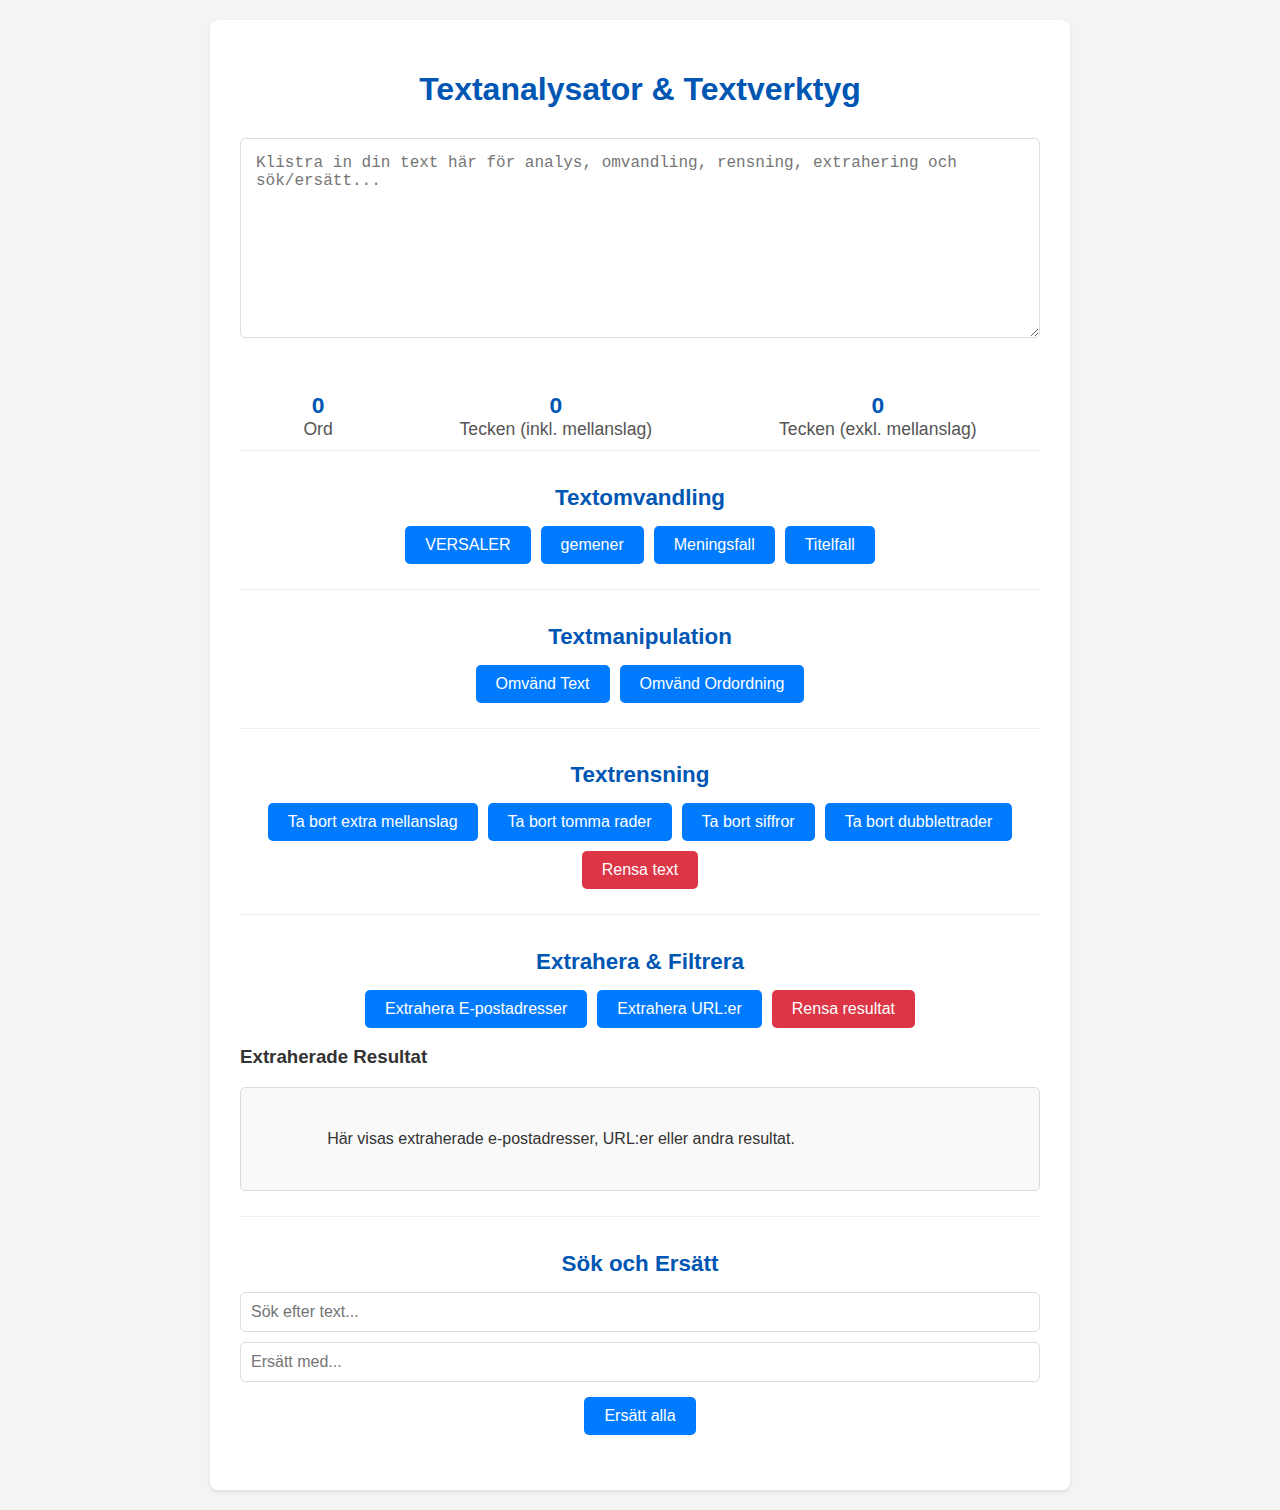
<file: ndex.html>
<!DOCTYPE html>
<html lang="sv">
<head>
    <meta charset="UTF-8">
    <meta name="viewport" content="width=device-width, initial-scale=1.0">
    <title>Snabbt Textverktyg - Allt-i-ett</title>
<script async src="https://pagead2.googlesyndication.com/pagead/js/adsbygoogle.js?client=ca-pub-6696113059842943"
     crossorigin="anonymous"></script>
    <style>
        /* Här kommer all din CSS-styling */
        body {
            font-family: Arial, sans-serif;
            margin: 20px;
            background-color: #f4f4f4;
            color: #333;
        }
        .container {
            max-width: 800px;
            margin: 0 auto;
            background-color: #fff;
            padding: 30px;
            border-radius: 8px;
            box-shadow: 0 2px 4px rgba(0,0,0,0.1);
        }
        h1 {
            color: #0056b3;
            text-align: center;
            margin-bottom: 30px;
        }
        textarea {
            width: 100%;
            height: 200px;
            padding: 15px;
            margin-bottom: 20px;
            border: 1px solid #ddd;
            border-radius: 5px;
            font-size: 16px;
            box-sizing: border-box; /* Inkludera padding i bredden */
            resize: vertical; /* Tillåter vertikal storleksändring */
        }
        .stats {
            display: flex;
            justify-content: space-around;
            margin-top: 20px;
            font-size: 1.1em;
            color: #555;
            flex-wrap: wrap;
        }
        .stat-item {
            text-align: center;
            margin: 10px;
        }
        .stat-value {
            font-weight: bold;
            color: #0056b3;
            font-size: 1.3em;
        }

        /* Styling för knappar */
        .tool-section {
            margin-bottom: 25px;
            padding-top: 15px;
            border-top: 1px solid #eee;
        }
        .tool-section h2 {
            text-align: center;
            color: #0056b3;
            margin-bottom: 15px;
            font-size: 1.4em;
        }
        .tool-buttons {
            display: flex;
            justify-content: center;
            flex-wrap: wrap;
            gap: 10px;
        }
        .tool-buttons button {
            background-color: #007bff;
            color: white;
            border: none;
            padding: 10px 20px;
            border-radius: 5px;
            cursor: pointer;
            font-size: 1em;
            transition: background-color 0.3s ease;
        }
        .tool-buttons button:hover {
            background-color: #0056b3;
        }
        /* Styling för rensa-knappen */
        .clear-button {
            background-color: #dc3545 !important;
        }
        .clear-button:hover {
            background-color: #c82333 !important;
        }

        /* Styling för resultatvisning av extraherad text (Oförändrad) */
        .result-display {
            border: 1px solid #ddd;
            border-radius: 5px;
            padding: 15px;
            min-height: 50px;
            background-color: #f9f9f9;
            font-size: 16px;
            line-height: 1.5;
            word-wrap: break-word;
            white-space: pre-wrap;
            margin-top: 15px;
            max-height: 200px;
            overflow-y: auto;
        }

        /* Styling för Sök och Ersätt-fält (Oförändrad) */
        .find-replace-inputs {
            display: flex;
            flex-direction: column;
            gap: 10px;
            margin-bottom: 15px;
        }
        .find-replace-inputs input[type="text"] {
            width: 100%;
            padding: 10px;
            border: 1px solid #ddd;
            border-radius: 5px;
            font-size: 1em;
            box-sizing: border-box;
        }
    </style>
</head>
<body>

    <div class="container">
        <h1>Textanalysator & Textverktyg</h1>
        <textarea id="textInput" placeholder="Klistra in din text här för analys, omvandling, rensning, extrahering och sök/ersätt..." oninput="updateStats()"></textarea>

        <div class="stats">
            <div class="stat-item">
                <div class="stat-value" id="wordCount">0</div>
                <div class="stat-label">Ord</div>
            </div>
            <div class="stat-item">
                <div class="stat-value" id="charCount">0</div>
                <div class="stat-label">Tecken (inkl. mellanslag)</div>
            </div>
            <div class="stat-item">
                <div class="stat-value" id="charNoSpaceCount">0</div>
                <div class="stat-label">Tecken (exkl. mellanslag)</div>
            </div>
        </div>

        <div class="tool-section">
            <h2>Textomvandling</h2>
            <div class="tool-buttons">
                <button onclick="convertToUppercase()">VERSALER</button>
                <button onclick="convertToLowercase()">gemener</button>
                <button onclick="convertToSentenceCase()">Meningsfall</button>
                <button onclick="convertToTitleCase()">Titelfall</button>
            </div>
        </div>

        <div class="tool-section">
            <h2>Textmanipulation</h2>
            <div class="tool-buttons">
                <button onclick="reverseText()">Omvänd Text</button>
                <button onclick="reverseWordOrder()">Omvänd Ordordning</button>
            </div>
        </div>


        <div class="tool-section">
            <h2>Textrensning</h2>
            <div class="tool-buttons">
                <button onclick="removeExtraSpaces()">Ta bort extra mellanslag</button>
                <button onclick="removeEmptyLines()">Ta bort tomma rader</button>
                <button onclick="removeNumbers()">Ta bort siffror</button>
                <button onclick="removeDuplicateLines()">Ta bort dubblettrader</button>
                <button class="clear-button" onclick="clearText()">Rensa text</button>
            </div>
        </div>

        <div class="tool-section">
            <h2>Extrahera & Filtrera</h2>
            <div class="tool-buttons">
                <button onclick="extractEmails()">Extrahera E-postadresser</button>
                <button onclick="extractURLs()">Extrahera URL:er</button>
                <button onclick="clearExtractionResult()" class="clear-button">Rensa resultat</button>
            </div>
            <h3>Extraherade Resultat</h3>
            <div id="extractionResult" class="result-display">
                Här visas extraherade e-postadresser, URL:er eller andra resultat.
            </div>
        </div>

        <div class="tool-section">
            <h2>Sök och Ersätt</h2>
            <div class="find-replace-inputs">
                <input type="text" id="findInput" placeholder="Sök efter text..." />
                <input type="text" id="replaceInput" placeholder="Ersätt med..." />
            </div>
            <div class="tool-buttons">
                <button onclick="findAndReplace()">Ersätt alla</button>
            </div>
        </div>

    </div>

    <script>
        // Här kommer all din JavaScript-funktionalitet

        // Funktion för att uppdatera statistik (Oförändrad)
        function updateStats() {
            const text = document.getElementById('textInput').value;
            const words = text.match(/\b\w+\b/g);
            const wordCount = words ? words.length : 0;
            const charCount = text.length;
            const charNoSpaceCount = text.replace(/\s/g, '').length;

            document.getElementById('wordCount').textContent = wordCount;
            document.getElementById('charCount').textContent = charCount;
            document.getElementById('charNoSpaceCount').textContent = charNoSpaceCount;
        }

        // Funktioner för textomvandling (Oförändrade)
        function convertToUppercase() {
            const textInput = document.getElementById('textInput');
            textInput.value = textInput.value.toUpperCase();
            updateStats();
        }

        function convertToLowercase() {
            const textInput = document.getElementById('textInput');
            textInput.value = textInput.value.toLowerCase();
            updateStats();
        }

        function convertToSentenceCase() {
            const textInput = document.getElementById('textInput');
            let text = textInput.value.toLowerCase();
            text = text.replace(/(^\s*\w|[.!?]\s*\w)/g, function(match) {
                return match.toUpperCase();
            });
            textInput.value = text;
            updateStats();
        }

        function convertToTitleCase() {
            const textInput = document.getElementById('textInput');
            let text = textInput.value.toLowerCase();
            text = text.replace(/\b\w/g, function(char) {
                return char.toUpperCase();
            });
            textInput.value = text;
            updateStats();
        }

        // NYTT: Funktioner för textmanipulation
        function reverseText() {
            const textInput = document.getElementById('textInput');
            // Delar upp strängen i en array av tecken, vänder på arrayen, och sätter ihop den igen
            textInput.value = textInput.value.split('').reverse().join('');
            updateStats();
        }

        function reverseWordOrder() {
            const textInput = document.getElementById('textInput');
            // Delar upp strängen i en array av ord (separerade med ett eller flera mellanslag)
            // Vänder på arrayen och sätter ihop den igen med ett mellanslag mellan varje ord
            textInput.value = textInput.value.split(/\s+/).reverse().join(' ');
            updateStats();
        }

        // Funktioner för textrensning (Oförändrade)
        function removeExtraSpaces() {
            const textInput = document.getElementById('textInput');
            let text = textInput.value.replace(/\s+/g, ' ').trim();
            textInput.value = text;
            updateStats();
        }

        function removeEmptyLines() {
            const textInput = document.getElementById('textInput');
            let lines = textInput.value.split('\n');
            let filteredLines = lines.filter(line => line.trim() !== '');
            textInput.value = filteredLines.join('\n');
            updateStats();
        }

        function removeNumbers() {
            const textInput = document.getElementById('textInput');
            let text = textInput.value.replace(/\d/g, '');
            textInput.value = text;
            updateStats();
        }

        function removeDuplicateLines() {
            const textInput = document.getElementById('textInput');
            const lines = textInput.value.split('\n');
            const uniqueLines = [...new Set(lines.map(line => line.trim()))];
            const filteredUniqueLines = uniqueLines.filter(line => line !== '');
            textInput.value = filteredUniqueLines.join('\n');
            updateStats();
        }

        function clearText() {
            const textInput = document.getElementById('textInput');
            textInput.value = '';
            updateStats();
        }

        // Funktioner för Extrahera & Filtrera (Oförändrade)
        function extractEmails() {
            const text = document.getElementById('textInput').value;
            const resultDiv = document.getElementById('extractionResult');

            const emailRegex = /\b[A-Za-z0-9._%+-]+@[A-Za-z0-9.-]+\.[A-Za-z]{2,}\b/g;
            const foundEmails = text.match(emailRegex);

            if (foundEmails && foundEmails.length > 0) {
                const uniqueEmails = [...new Set(foundEmails)].sort();
                resultDiv.textContent = uniqueEmails.join('\n');
            } else {
                resultDiv.textContent = "Inga e-postadresser hittades.";
            }
        }

        function extractURLs() {
            const text = document.getElementById('textInput').value;
            const resultDiv = document.getElementById('extractionResult');

            const urlRegex = /(https?:\/\/(?:www\.|(?!www))[a-zA-Z0-9][a-zA-Z0-9-]+[a-zA-Z0-9]\.[^\s]{2,}|www\.[a-zA-Z0-9][a-zA-Z0-9-]+[a-zA-Z0-9]\.[^\s]{2,}|https?:\/\/[a-zA-Z0-9]+\.[^\s]{2,}|[a-zA-Z0-9]+\.[^\s]{2,})/g;
            const foundURLs = text.match(urlRegex);

            if (foundURLs && foundURLs.length > 0) {
                const uniqueURLs = [...new Set(foundURLs)].sort();
                resultDiv.textContent = uniqueURLs.join('\n');
            } else {
                resultDiv.textContent = "Inga URL:er hittades.";
            }
        }

        function clearExtractionResult() {
            document.getElementById('extractionResult').textContent = "Här visas extraherade e-postadresser, URL:er eller andra resultat.";
        }

        // Funktion för Sök och Ersätt (Oförändrad)
        function findAndReplace() {
            const textInput = document.getElementById('textInput');
            const findText = document.getElementById('findInput').value;
            const replaceText = document.getElementById('replaceInput').value;

            if (!findText) {
                alert("Vänligen ange text att söka efter.");
                return;
            }

            const escapedFindText = findText.replace(/[.*+?^${}()|[\]\\]/g, '\\$&');
            const regex = new RegExp(escapedFindText, 'g');

            textInput.value = textInput.value.replace(regex, replaceText);
            updateStats();
        }

    </script>

</body>
</html>
</file>
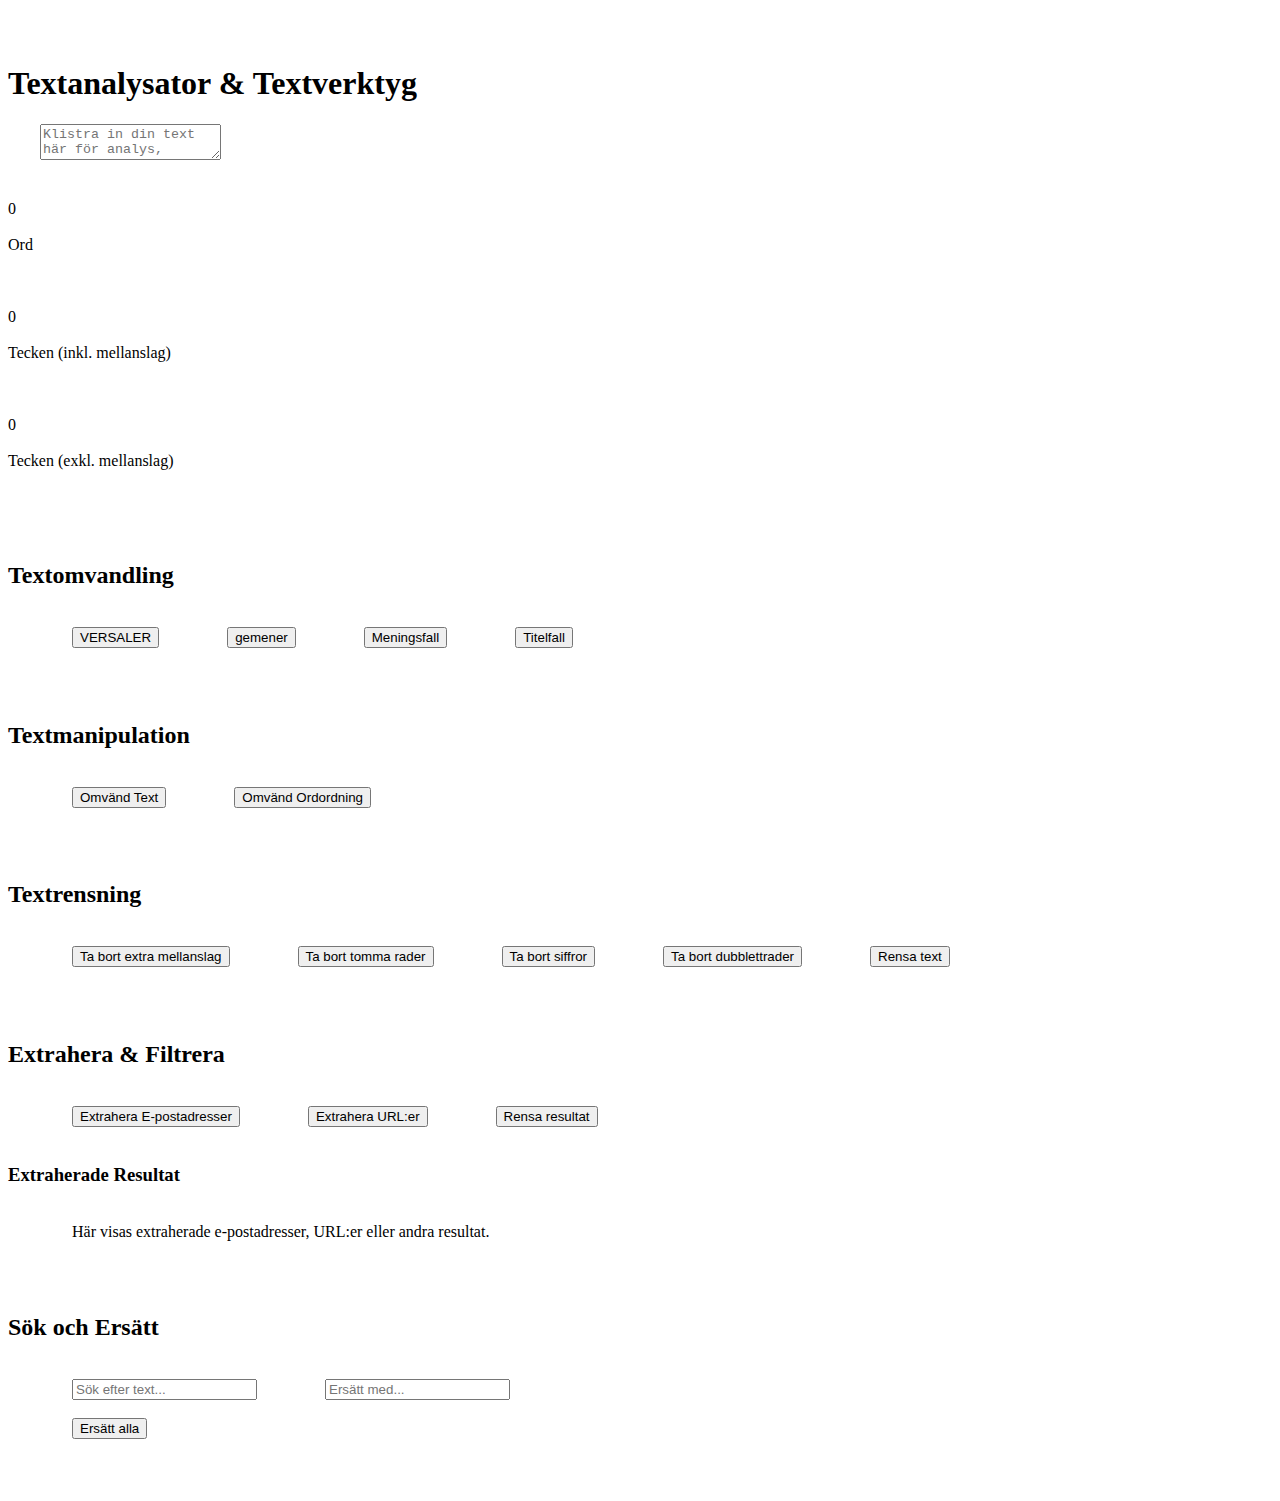
<file: ny stil index.html>
<!DOCTYPE html>
<html lang="sv">
<head>
<script>(function(w,d,s,l,i){w[l]=w[l]||[];w[l].push({'gtm.start':
new Date().getTime(),event:'gtm.js'});var f=d.getElementsByTagName(s)[0],
j=d.createElement(s),dl=l!='dataLayer'?'&l='+l:'';j.async=true;j.src=
'https://www.googletagmanager.com/gtm.js?id='+i+dl;f.parentNode.insertBefore(j,f);
})(window,document,'script','dataLayer','GTM-KBHD5ZT9');</script>
    <meta charset="UTF-8">
    <meta name="viewport" content="width=device-width, initial-scale=1.0">
    <title>Snabbt Textverktyg - Allt-i-ett</title>
    <meta name="description" content="Gratis online-verktyg för textanalys, ordräknare, omvandling av versaler/gemener, rensning av mellanslag, borttagning av dubblettrader, extrahering av e-post och URL:er samt sök och ersätt.">
    
    <style>
        /* Reset och grundläggande stilar */
* {
    margin: 0;
    padding: 0;
    box-sizing: border-box;
}

body {
    font-family: -apple-system, BlinkMacSystemFont, 'Segoe UI', Roboto, Oxygen, Ubuntu, Cantarell, sans-serif;
    line-height: 1.6;
    color: #333;
    background: linear-gradient(135deg, #667eea 0%, #764ba2 100%);
    min-height: 100vh;
}

.container {
    max-width: 1200px;
    margin: 0 auto;
    padding: 20px;
}

/* Header */
header {
    text-align: center;
    margin-bottom: 30px;
    background: rgba(255, 255, 255, 0.95);
    padding: 30px;
    border-radius: 15px;
    box-shadow: 0 8px 32px rgba(0, 0, 0, 0.1);
    backdrop-filter: blur(10px);
}

header h1 {
    font-size: 2.5rem;
    color: #2c3e50;
    margin-bottom: 10px;
    text-shadow: 2px 2px 4px rgba(0, 0, 0, 0.1);
}

.subtitle {
    font-size: 1.2rem;
    color: #7f8c8d;
    font-weight: 300;
}

/* Huvudinnehåll */
.main-content {
    display: grid;
    grid-template-columns: 1fr;
    gap: 30px;
}

/* Textområde */
.text-area-section {
    background: rgba(255, 255, 255, 0.95);
    padding: 25px;
    border-radius: 15px;
    box-shadow: 0 8px 32px rgba(0, 0, 0, 0.1);
    backdrop-filter: blur(10px);
}

.textarea-container {
    position: relative;
}

#inputText {
    width: 100%;
    min-height: 200px;
    padding: 20px;
    border: 2px solid #e0e6ed;
    border-radius: 10px;
    font-size: 16px;
    font-family: 'Courier New', monospace;
    resize: vertical;
    transition: border-color 0.3s ease;
    background: #fafbfc;
}

#inputText:focus {
    outline: none;
    border-color: #667eea;
    box-shadow: 0 0 0 3px rgba(102, 126, 234, 0.1);
}

.textarea-controls {
    display: flex;
    gap: 10px;
    margin-top: 15px;
    justify-content: flex-end;
}

/* Resultatområde */
.results-container {
    margin-top: 20px;
    padding: 20px;
    background: #f8f9fa;
    border-radius: 10px;
    border-left: 4px solid #667eea;
}

.results-container h3 {
    color: #2c3e50;
    margin-bottom: 15px;
}

#resultsContent {
    background: white;
    padding: 15px;
    border-radius: 8px;
    font-family: 'Courier New', monospace;
    white-space: pre-wrap;
    max-height: 300px;
    overflow-y: auto;
    border: 1px solid #e0e6ed;
}

/* Statistik */
.stats-section {
    background: rgba(255, 255, 255, 0.95);
    padding: 25px;
    border-radius: 15px;
    box-shadow: 0 8px 32px rgba(0, 0, 0, 0.1);
    backdrop-filter: blur(10px);
}

.stats-section h2 {
    color: #2c3e50;
    margin-bottom: 20px;
    font-size: 1.5rem;
}

.stats-grid {
    display: grid;
    grid-template-columns: repeat(auto-fit, minmax(200px, 1fr));
    gap: 15px;
}

.stat-item {
    display: flex;
    justify-content: space-between;
    align-items: center;
    padding: 12px 15px;
    background: #f8f9fa;
    border-radius: 8px;
    border-left: 4px solid #667eea;
}

.stat-label {
    font-weight: 500;
    color: #555;
}

.stat-value {
    font-weight: bold;
    color: #2c3e50;
    font-size: 1.1rem;
}

/* Verktyg */
.tools-section {
    display: grid;
    gap: 25px;
}

.tool-category {
    background: rgba(255, 255, 255, 0.95);
    padding: 25px;
    border-radius: 15px;
    box-shadow: 0 8px 32px rgba(0, 0, 0, 0.1);
    backdrop-filter: blur(10px);
}

.tool-category h2 {
    color: #2c3e50;
    margin-bottom: 20px;
    font-size: 1.3rem;
    border-bottom: 2px solid #e0e6ed;
    padding-bottom: 10px;
}

.tool-buttons {
    display: flex;
    flex-wrap: wrap;
    gap: 10px;
}

/* Knappar */
.btn-primary, .btn-secondary, .tool-btn {
    padding: 10px 20px;
    border: none;
    border-radius: 8px;
    font-size: 14px;
    font-weight: 500;
    cursor: pointer;
    transition: all 0.3s ease;
    text-decoration: none;
    display: inline-block;
    text-align: center;
}

.btn-primary {
    background: linear-gradient(135deg, #667eea 0%, #764ba2 100%);
    color: white;
}

.btn-primary:hover {
    transform: translateY(-2px);
    box-shadow: 0 5px 15px rgba(102, 126, 234, 0.4);
}

.btn-secondary {
    background: #6c757d;
    color: white;
}

.btn-secondary:hover {
    background: #5a6268;
    transform: translateY(-2px);
}

.tool-btn {
    background: #e9ecef;
    color: #495057;
    border: 1px solid #ced4da;
}

.tool-btn:hover {
    background: #667eea;
    color: white;
    transform: translateY(-2px);
    box-shadow: 0 3px 10px rgba(102, 126, 234, 0.3);
}

.tool-btn:active {
    transform: translateY(0);
    box-shadow: 0 2px 5px rgba(102, 126, 234, 0.2);
}

/* Kontroller */
.prefix-suffix-controls, .search-replace-controls, .generator-controls, .comparison-controls {
    margin-top: 15px;
}

.prefix-suffix-controls input, .search-replace-controls input, .generator-controls input {
    padding: 10px;
    border: 1px solid #ced4da;
    border-radius: 6px;
    margin-right: 10px;
    margin-bottom: 10px;
    font-size: 14px;
}

.search-options {
    margin: 10px 0;
}

.search-options label {
    margin-right: 20px;
    font-size: 14px;
    cursor: pointer;
}

.search-options input[type="checkbox"] {
    margin-right: 5px;
}

.generator-item {
    display: flex;
    align-items: center;
    gap: 10px;
    margin-bottom: 15px;
}

.generator-item label {
    min-width: 120px;
    font-weight: 500;
}

.generator-item input[type="number"] {
    width: 80px;
    padding: 8px;
    border: 1px solid #ced4da;
    border-radius: 6px;
}

#compareText {
    width: 100%;
    min-height: 100px;
    padding: 15px;
    border: 1px solid #ced4da;
    border-radius: 8px;
    font-family: 'Courier New', monospace;
    margin-bottom: 15px;
    resize: vertical;
}

/* Feedback */
.feedback {
    position: fixed;
    top: 20px;
    right: 20px;
    padding: 15px 20px;
    border-radius: 8px;
    color: white;
    font-weight: 500;
    z-index: 1000;
    transform: translateX(100%);
    transition: transform 0.3s ease;
}

.feedback.show {
    transform: translateX(0);
}

.feedback.success {
    background: #28a745;
}

.feedback.error {
    background: #dc3545;
}

.feedback.info {
    background: #17a2b8;
}

/* Footer */
footer {
    margin-top: 50px;
    text-align: center;
    padding: 30px;
    background: rgba(255, 255, 255, 0.95);
    border-radius: 15px;
    box-shadow: 0 8px 32px rgba(0, 0, 0, 0.1);
    backdrop-filter: blur(10px);
}

footer p {
    color: #6c757d;
    margin-bottom: 15px;
}

.social-share {
    display: flex;
    justify-content: center;
    gap: 15px;
}

.share-btn {
    padding: 8px 16px;
    background: #667eea;
    color: white;
    border: none;
    border-radius: 6px;
    cursor: pointer;
    font-size: 14px;
    transition: background 0.3s ease;
}

.share-btn:hover {
    background: #5a67d8;
}

/* Responsiv design */
@media (max-width: 768px) {
    .container {
        padding: 15px;
    }
    
    header h1 {
        font-size: 2rem;
    }
    
    .subtitle {
        font-size: 1rem;
    }
    
    .stats-grid {
        grid-template-columns: 1fr;
    }
    
    .tool-buttons {
        justify-content: center;
    }
    
    .textarea-controls {
        justify-content: center;
    }
    
    .social-share {
        flex-direction: column;
        align-items: center;
    }
    
    .generator-item {
        flex-direction: column;
        align-items: flex-start;
    }
    
    .feedback {
        position: relative;
        top: auto;
        right: auto;
        margin: 20px 0;
        transform: none;
    }
}

@media (max-width: 480px) {
    header {
        padding: 20px;
    }
    
    .text-area-section, .stats-section, .tool-category {
        padding: 20px;
    }
    
    .tool-btn {
        font-size: 12px;
        padding: 8px 15px;
    }
}

/* Animationer */
@keyframes fadeIn {
    from {
        opacity: 0;
        transform: translateY(20px);
    }
    to {
        opacity: 1;
        transform: translateY(0);
    }
}

.tool-category {
    animation: fadeIn 0.6s ease-out;
}

/* Highlight för sökresultat */
.highlight {
    background-color: yellow;
    padding: 2px 4px;
    border-radius: 3px;
}

/* Laddningsanimation */
.loading {
    position: relative;
    pointer-events: none;
}

.loading::after {
    content: '';
    position: absolute;
    top: 50%;
    left: 50%;
    width: 20px;
    height: 20px;
    margin: -10px 0 0 -10px;
    border: 2px solid #f3f3f3;
    border-top: 2px solid #667eea;
    border-radius: 50%;
    animation: spin 1s linear infinite;
}

@keyframes spin {
    0% { transform: rotate(0deg); }
    100% { transform: rotate(360deg); }
}
    </style>
</head>
<body>
<noscript><iframe src="https://www.googletagmanager.com/ns.html?id=GTM-KBHD5ZT9"
height="0" width="0" style="display:none;visibility:hidden"></iframe></noscript>
    <div class="container">
        <h1>Textanalysator & Textverktyg</h1>
        <textarea id="textInput" placeholder="Klistra in din text här för analys, omvandling, rensning, extrahering och sök/ersätt..." oninput="updateStats()"></textarea>

        <div class="stats">
            <div class="stat-item">
                <div class="stat-value" id="wordCount">0</div>
                <div class="stat-label">Ord</div>
            </div>
            <div class="stat-item">
                <div class="stat-value" id="charCount">0</div>
                <div class="stat-label">Tecken (inkl. mellanslag)</div>
            </div>
            <div class="stat-item">
                <div class="stat-value" id="charNoSpaceCount">0</div>
                <div class="stat-label">Tecken (exkl. mellanslag)</div>
            </div>
        </div>

        <div class="tool-section">
            <h2>Textomvandling</h2>
            <div class="tool-buttons">
                <button onclick="convertToUppercase()">VERSALER</button>
                <button onclick="convertToLowercase()">gemener</button>
                <button onclick="convertToSentenceCase()">Meningsfall</button>
                <button onclick="convertToTitleCase()">Titelfall</button>
            </div>
        </div>

        <div class="tool-section">
            <h2>Textmanipulation</h2>
            <div class="tool-buttons">
                <button onclick="reverseText()">Omvänd Text</button>
                <button onclick="reverseWordOrder()">Omvänd Ordordning</button>
            </div>
        </div>


        <div class="tool-section">
            <h2>Textrensning</h2>
            <div class="tool-buttons">
                <button onclick="removeExtraSpaces()">Ta bort extra mellanslag</button>
                <button onclick="removeEmptyLines()">Ta bort tomma rader</button>
                <button onclick="removeNumbers()">Ta bort siffror</button>
                <button onclick="removeDuplicateLines()">Ta bort dubblettrader</button>
                <button class="clear-button" onclick="clearText()">Rensa text</button>
            </div>
        </div>

        <div class="tool-section">
            <h2>Extrahera & Filtrera</h2>
            <div class="tool-buttons">
                <button onclick="extractEmails()">Extrahera E-postadresser</button>
                <button onclick="extractURLs()">Extrahera URL:er</button>
                <button onclick="clearExtractionResult()" class="clear-button">Rensa resultat</button>
            </div>
            <h3>Extraherade Resultat</h3>
            <div id="extractionResult" class="result-display">
                Här visas extraherade e-postadresser, URL:er eller andra resultat.
            </div>
        </div>

        <div class="tool-section">
            <h2>Sök och Ersätt</h2>
            <div class="find-replace-inputs">
                <input type="text" id="findInput" placeholder="Sök efter text..." />
                <input type="text" id="replaceInput" placeholder="Ersätt med..." />
            </div>
            <div class="tool-buttons">
                <button onclick="findAndReplace()">Ersätt alla</button>
            </div>
        </div>

    </div>

    <script>
        // Här kommer all din JavaScript-funktionalitet

        // Funktion för att uppdatera statistik (Oförändrad)
        function updateStats() {
            const text = document.getElementById('textInput').value;
            const words = text.match(/\b\w+\b/g);
            const wordCount = words ? words.length : 0;
            const charCount = text.length;
            const charNoSpaceCount = text.replace(/\s/g, '').length;

            document.getElementById('wordCount').textContent = wordCount;
            document.getElementById('charCount').textContent = charCount;
            document.getElementById('charNoSpaceCount').textContent = charNoSpaceCount;
        }

        // Funktioner för textomvandling (Oförändrade)
        function convertToUppercase() {
            const textInput = document.getElementById('textInput');
            textInput.value = textInput.value.toUpperCase();
            updateStats();
        }

        function convertToLowercase() {
            const textInput = document.getElementById('textInput');
            textInput.value = textInput.value.toLowerCase();
            updateStats();
        }

        function convertToSentenceCase() {
            const textInput = document.getElementById('textInput');
            let text = textInput.value.toLowerCase();
            text = text.replace(/(^\s*\w|[.!?]\s*\w)/g, function(match) {
                return match.toUpperCase();
            });
            textInput.value = text;
            updateStats();
        }

        function convertToTitleCase() {
            const textInput = document.getElementById('textInput');
            let text = textInput.value.toLowerCase();
            text = text.replace(/\b\w/g, function(char) {
                return char.toUpperCase();
            });
            textInput.value = text;
            updateStats();
        }

        // NYTT: Funktioner för textmanipulation
        function reverseText() {
            const textInput = document.getElementById('textInput');
            // Delar upp strängen i en array av tecken, vänder på arrayen, och sätter ihop den igen
            textInput.value = textInput.value.split('').reverse().join('');
            updateStats();
</file>
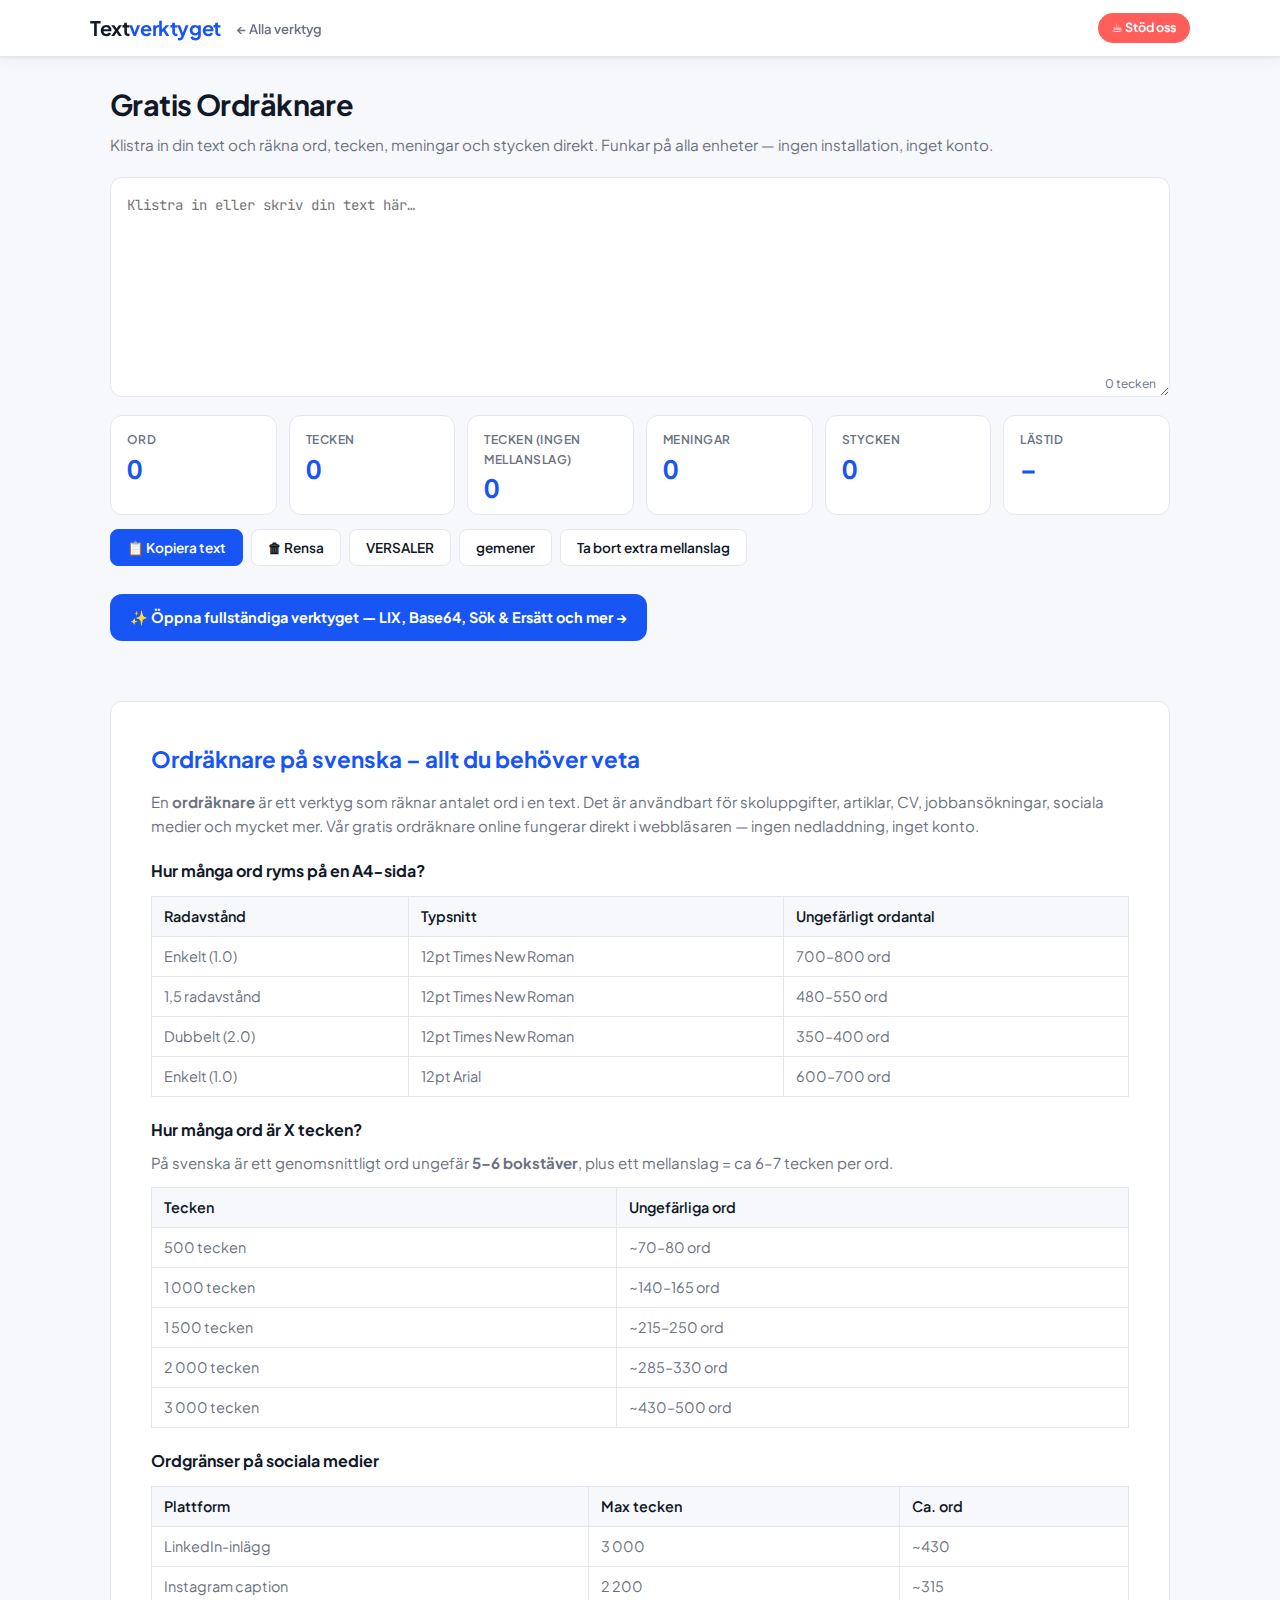
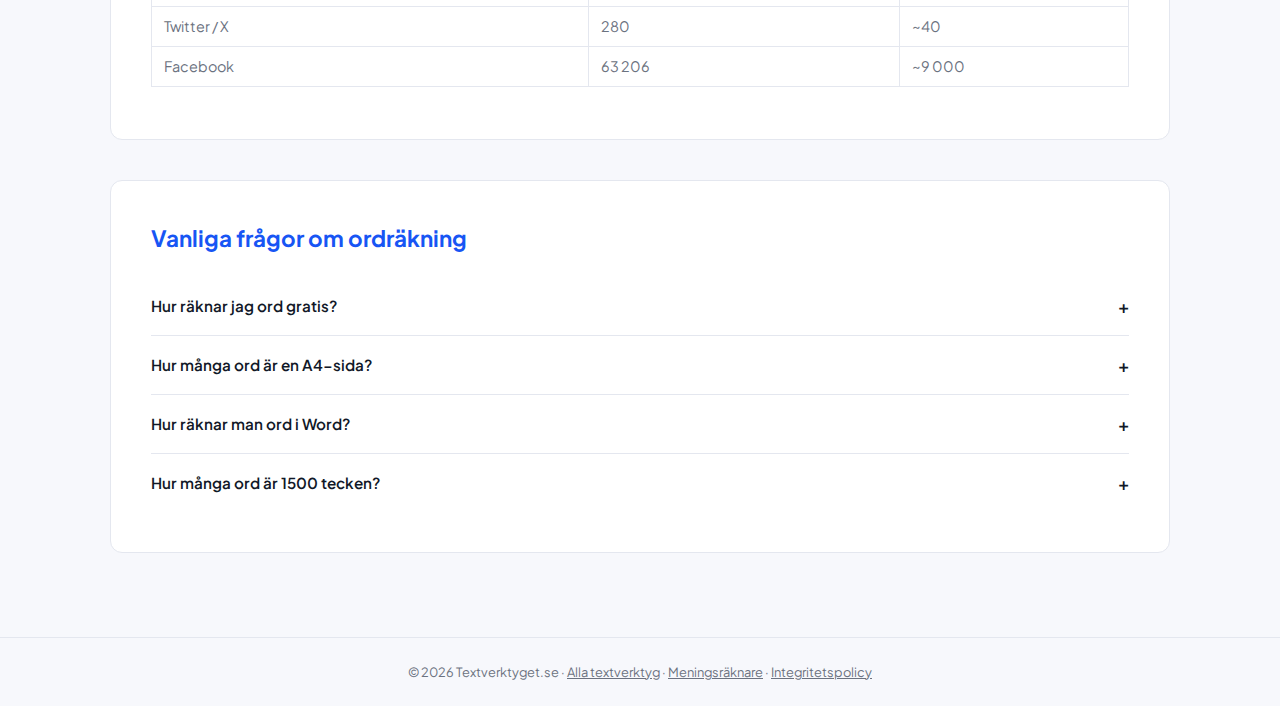
<file: ordraknare.html>
<!doctype html>
<html lang="sv">
<head>
<meta charset="UTF-8">
<meta name="viewport" content="width=device-width, initial-scale=1">
<title>Gratis Ordräknare på svenska – Räkna ord online | Textverktyget.se</title>
<meta name="description" content="Räkna ord gratis online på svenska. Klistra in din text och se antal ord, tecken, meningar och stycken direkt. Ingen text lagras.">
<meta property="og:title" content="Gratis Ordräknare – Räkna ord online på svenska">
<meta property="og:description" content="Räkna ord, tecken och meningar gratis online. Allt sker lokalt i din webbläsare.">
<meta property="og:type" content="website">
<meta property="og:url" content="https://textverktyget.se/ordraknare.html">
<link rel="canonical" href="https://textverktyget.se/ordraknare.html">
<link rel="icon" href="data:image/svg+xml,<svg xmlns='http://www.w3.org/2000/svg' viewBox='0 0 100 100'><text y='.9em' font-size='90'>📝</text></svg>">
<link rel="preconnect" href="https://fonts.googleapis.com">
<link rel="preconnect" href="https://fonts.gstatic.com" crossorigin>
<link href="https://fonts.googleapis.com/css2?family=Plus+Jakarta+Sans:wght@400;500;600;700&family=JetBrains+Mono:wght@400;500&display=swap&font-display=swap" rel="stylesheet">
<script async src="https://pagead2.googlesyndication.com/pagead/js/adsbygoogle.js?client=ca-pub-6696113059842943" crossorigin="anonymous"></script>
<script type="application/ld+json">
{"@context":"https://schema.org","@type":"WebApplication","name":"Ordräknare – Textverktyget",
"url":"https://textverktyget.se/ordraknare.html","applicationCategory":"Utilities","operatingSystem":"Web",
"offers":{"@type":"Offer","price":"0","priceCurrency":"SEK"},"description":"Gratis ordräknare på svenska"}
</script>
<style>
:root {
  --primary: #1755f4;
  --primary-dark: #0d3fc2;
  --accent: #f04e3e;
  --bg: #f7f8fc;
  --surface: #ffffff;
  --border: #e4e7ef;
  --text: #111827;
  --muted: #6b7280;
  --stat-bg: #ffffff;
  --radius: 12px;
  --gap: 12px;
  --shadow: 0 1px 4px rgba(0,0,0,0.07), 0 4px 16px rgba(0,0,0,0.04);
}
@media (prefers-color-scheme: dark) {
  :root { --bg: #0d0f14; --surface: #161b25; --border: #232b3a; --text: #e8eaf0; --muted: #8892a4; --stat-bg: #1a2235; --shadow: 0 1px 4px rgba(0,0,0,0.4); }
}
*, *::before, *::after { box-sizing: border-box; margin: 0; padding: 0; }
body { font-family: 'Plus Jakarta Sans', system-ui, sans-serif; background: var(--bg); color: var(--text); line-height: 1.6; font-size: 15px; }
header { background: var(--surface); border-bottom: 1px solid var(--border); padding: 0 20px; position: sticky; top: 0; z-index: 100; box-shadow: var(--shadow); }
.header-inner { max-width: 1100px; margin: 0 auto; display: flex; align-items: center; gap: 16px; height: 56px; }
.logo { font-size: 1.25rem; font-weight: 700; color: var(--text); text-decoration: none; letter-spacing: -0.02em; }
.logo span { color: var(--primary); }
.nav-link { font-size: 0.82rem; color: var(--muted); text-decoration: none; font-weight: 600; }
.nav-link:hover { color: var(--primary); }
.kofi-btn { margin-left: auto; display: inline-flex; align-items: center; gap: 6px; padding: 5px 14px; background: #ff5e5b; color: #fff !important; border-radius: 20px; font-size: 0.78rem; font-weight: 700; text-decoration: none; white-space: nowrap; transition: background 0.15s; }
.kofi-btn:hover { background: #e04a47; }
.wrap { max-width: 1100px; margin: 0 auto; padding: 24px 20px; }
h1 { font-size: 1.8rem; font-weight: 700; margin-bottom: 6px; letter-spacing: -0.02em; }
.page-desc { color: var(--muted); margin-bottom: 20px; font-size: 0.95rem; }
.editor-wrap { position: relative; }
#input { width: 100%; min-height: 220px; padding: 16px; font-family: 'JetBrains Mono', ui-monospace, monospace; font-size: 14px; line-height: 1.7; border: 1.5px solid var(--border); border-radius: var(--radius); background: var(--surface); color: var(--text); resize: vertical; transition: border-color 0.2s; outline: none; }
#input:focus { border-color: var(--primary); }
#char-counter { position: absolute; bottom: 10px; right: 14px; font-size: 0.75rem; color: var(--muted); pointer-events: none; }
.stats-grid { display: grid; grid-template-columns: repeat(auto-fit, minmax(140px, 1fr)); gap: var(--gap); margin-top: var(--gap); }
.stat-card { background: var(--stat-bg); border: 1px solid var(--border); border-radius: var(--radius); padding: 14px 16px; transition: transform 0.15s, box-shadow 0.15s; }
.stat-card:hover { transform: translateY(-2px); box-shadow: var(--shadow); }
.stat-label { font-size: 0.75rem; font-weight: 600; text-transform: uppercase; letter-spacing: 0.04em; color: var(--muted); margin-bottom: 6px; }
.stat-value { font-size: 1.6rem; font-weight: 700; color: var(--primary); line-height: 1; font-variant-numeric: tabular-nums; }
.btn-row { display: flex; flex-wrap: wrap; gap: 8px; margin-top: 14px; }
.btn { padding: 9px 16px; font-family: inherit; font-size: 0.85rem; font-weight: 600; border: 1.5px solid var(--border); border-radius: 8px; background: var(--surface); color: var(--text); cursor: pointer; transition: background 0.15s, color 0.15s, border-color 0.15s; }
.btn:hover { background: var(--primary); color: #fff; border-color: var(--primary); }
.btn.danger:hover { background: var(--accent); border-color: var(--accent); }
.btn.primary { background: var(--primary); color: #fff; border-color: var(--primary); }
.btn.primary:hover { background: var(--primary-dark); }
.full-tool-link { display: inline-flex; align-items: center; gap: 8px; margin-top: 28px; padding: 12px 20px; background: var(--primary); color: #fff; border-radius: var(--radius); font-weight: 700; text-decoration: none; font-size: 0.9rem; transition: background 0.15s; }
.full-tool-link:hover { background: var(--primary-dark); }
.seo-section { margin-top: 60px; padding: 40px; background: var(--surface); border: 1px solid var(--border); border-radius: var(--radius); }
.seo-section h2 { font-size: 1.4rem; color: var(--primary); margin-bottom: 12px; }
.seo-section h3 { font-size: 1rem; margin: 20px 0 8px; }
.seo-section p { color: var(--muted); margin-bottom: 8px; }
.seo-section table { width: 100%; border-collapse: collapse; margin: 12px 0; font-size: 0.9rem; }
.seo-section th { text-align: left; padding: 8px 12px; background: var(--bg); border: 1px solid var(--border); font-weight: 600; }
.seo-section td { padding: 8px 12px; border: 1px solid var(--border); color: var(--muted); }
.faq-section { margin-top: 40px; padding: 40px; background: var(--surface); border: 1px solid var(--border); border-radius: var(--radius); }
.faq-section h2 { font-size: 1.4rem; color: var(--primary); margin-bottom: 20px; }
.faq-item { border-bottom: 1px solid var(--border); padding: 4px 0; }
.faq-item:last-child { border-bottom: none; }
.faq-q { width: 100%; text-align: left; background: none; border: none; padding: 14px 0; font-family: inherit; font-size: 0.95rem; font-weight: 600; color: var(--text); cursor: pointer; display: flex; justify-content: space-between; align-items: center; gap: 12px; }
.faq-q:hover { color: var(--primary); }
.faq-icon { font-size: 1.1rem; flex-shrink: 0; transition: transform 0.2s; }
.faq-item.open .faq-icon { transform: rotate(45deg); }
.faq-a { max-height: 0; overflow: hidden; transition: max-height 0.3s ease; font-size: 0.9rem; color: var(--muted); line-height: 1.7; }
.faq-item.open .faq-a { max-height: 200px; padding-bottom: 14px; }
footer { margin-top: 60px; padding: 24px 20px; border-top: 1px solid var(--border); text-align: center; font-size: 0.8rem; color: var(--muted); }
footer a { color: var(--muted); }
#toast { position: fixed; bottom: 24px; left: 50%; transform: translateX(-50%) translateY(80px); background: #1f2937; color: #fff; padding: 10px 20px; border-radius: 8px; font-size: 0.85rem; font-weight: 600; opacity: 0; transition: transform 0.3s, opacity 0.3s; pointer-events: none; z-index: 999; }
#toast.show { opacity: 1; transform: translateX(-50%) translateY(0); }
</style>
</head>
<body>
<header>
  <div class="header-inner">
    <a href="/" class="logo">Text<span>verktyget</span></a>
    <a href="/" class="nav-link">← Alla verktyg</a>
    <a href="https://ko-fi.com/patrikluckas" target="_blank" rel="noopener" class="kofi-btn">☕ Stöd oss</a>
  </div>
</header>

<main class="wrap">
  <h1>Gratis Ordräknare</h1>
  <p class="page-desc">Klistra in din text och räkna ord, tecken, meningar och stycken direkt. Funkar på alla enheter — ingen installation, inget konto.</p>

  <div class="editor-wrap">
    <textarea id="input" placeholder="Klistra in eller skriv din text här…" spellcheck="true" aria-label="Text att räkna ord i"></textarea>
    <span id="char-counter" aria-live="polite">0 tecken</span>
  </div>

  <section class="stats-grid" aria-label="Ordräkning">
    <div class="stat-card"><div class="stat-label">Ord</div><div class="stat-value" id="s-words">0</div></div>
    <div class="stat-card"><div class="stat-label">Tecken</div><div class="stat-value" id="s-chars">0</div></div>
    <div class="stat-card"><div class="stat-label">Tecken (ingen mellanslag)</div><div class="stat-value" id="s-chars-ns">0</div></div>
    <div class="stat-card"><div class="stat-label">Meningar</div><div class="stat-value" id="s-sent">0</div></div>
    <div class="stat-card"><div class="stat-label">Stycken</div><div class="stat-value" id="s-para">0</div></div>
    <div class="stat-card"><div class="stat-label">Lästid</div><div class="stat-value" id="s-read">–</div></div>
  </section>

  <div class="btn-row">
    <button class="btn primary" id="btn-copy">📋 Kopiera text</button>
    <button class="btn danger" id="btn-clear">🗑 Rensa</button>
    <button class="btn" id="btn-upper">VERSALER</button>
    <button class="btn" id="btn-lower">gemener</button>
    <button class="btn" id="btn-rm-extra">Ta bort extra mellanslag</button>
  </div>

  <a href="/" class="full-tool-link">✨ Öppna fullständiga verktyget — LIX, Base64, Sök &amp; Ersätt och mer →</a>

  <!-- AdSense -->
  <div style="margin: 28px 0; text-align:center;">
    <ins class="adsbygoogle" style="display:block" data-ad-client="ca-pub-6696113059842943" data-ad-format="auto" data-full-width-responsive="true"></ins>
    <script>(adsbygoogle = window.adsbygoogle || []).push({});</script>
  </div>

  <section class="seo-section">
    <h2>Ordräknare på svenska – allt du behöver veta</h2>
    <p>En <strong>ordräknare</strong> är ett verktyg som räknar antalet ord i en text. Det är användbart för skoluppgifter, artiklar, CV, jobbansökningar, sociala medier och mycket mer. Vår gratis ordräknare online fungerar direkt i webbläsaren — ingen nedladdning, inget konto.</p>

    <h3>Hur många ord ryms på en A4-sida?</h3>
    <table>
      <tr><th>Radavstånd</th><th>Typsnitt</th><th>Ungefärligt ordantal</th></tr>
      <tr><td>Enkelt (1.0)</td><td>12pt Times New Roman</td><td>700–800 ord</td></tr>
      <tr><td>1,5 radavstånd</td><td>12pt Times New Roman</td><td>480–550 ord</td></tr>
      <tr><td>Dubbelt (2.0)</td><td>12pt Times New Roman</td><td>350–400 ord</td></tr>
      <tr><td>Enkelt (1.0)</td><td>12pt Arial</td><td>600–700 ord</td></tr>
    </table>

    <h3>Hur många ord är X tecken?</h3>
    <p>På svenska är ett genomsnittligt ord ungefär <strong>5–6 bokstäver</strong>, plus ett mellanslag = ca 6–7 tecken per ord.</p>
    <table>
      <tr><th>Tecken</th><th>Ungefärliga ord</th></tr>
      <tr><td>500 tecken</td><td>~70–80 ord</td></tr>
      <tr><td>1 000 tecken</td><td>~140–165 ord</td></tr>
      <tr><td>1 500 tecken</td><td>~215–250 ord</td></tr>
      <tr><td>2 000 tecken</td><td>~285–330 ord</td></tr>
      <tr><td>3 000 tecken</td><td>~430–500 ord</td></tr>
    </table>

    <h3>Ordgränser på sociala medier</h3>
    <table>
      <tr><th>Plattform</th><th>Max tecken</th><th>Ca. ord</th></tr>
      <tr><td>LinkedIn-inlägg</td><td>3 000</td><td>~430</td></tr>
      <tr><td>Instagram caption</td><td>2 200</td><td>~315</td></tr>
      <tr><td>Twitter / X</td><td>280</td><td>~40</td></tr>
      <tr><td>Facebook</td><td>63 206</td><td>~9 000</td></tr>
    </table>
  </section>

  <section class="faq-section">
    <h2>Vanliga frågor om ordräkning</h2>

    <div class="faq-item">
      <button class="faq-q" aria-expanded="false"><span>Hur räknar jag ord gratis?</span><span class="faq-icon">+</span></button>
      <div class="faq-a"><p>Klistra in din text i rutan ovan — antalet ord räknas direkt och automatiskt. Helt gratis, ingen inloggning behövs.</p></div>
    </div>

    <div class="faq-item">
      <button class="faq-q" aria-expanded="false"><span>Hur många ord är en A4-sida?</span><span class="faq-icon">+</span></button>
      <div class="faq-a"><p>En A4-sida med 12pt typsnitt och enkelt radavstånd rymmer ungefär 600–800 ord. Med dubbelt radavstånd (vanligt i akademiska texter) är det ca 350–400 ord per sida.</p></div>
    </div>

    <div class="faq-item">
      <button class="faq-q" aria-expanded="false"><span>Hur räknar man ord i Word?</span><span class="faq-icon">+</span></button>
      <div class="faq-a"><p>I Microsoft Word visas ordantalet i statusfältet längst ned. Gå till Granska → Ordantal för mer detaljer. Du kan också markera en del av texten för att se ordantalet för just det urvalet.</p></div>
    </div>

    <div class="faq-item">
      <button class="faq-q" aria-expanded="false"><span>Hur många ord är 1500 tecken?</span><span class="faq-icon">+</span></button>
      <div class="faq-a"><p>1500 tecken (inklusive mellanslag) motsvarar ungefär 215–250 ord på svenska. Använd ordräknaren ovan för att räkna exakt för din text.</p></div>
    </div>
  </section>
</main>

<footer>
  <p>© 2026 Textverktyget.se · <a href="/">Alla textverktyg</a> · <a href="/meningsraknare.html">Meningsräknare</a> · <a href="/integritetspolicy.html">Integritetspolicy</a></p>
</footer>

<div id="toast" role="alert" aria-live="assertive"></div>

<script>
'use strict';
const $ = id => document.getElementById(id);
const debounce = (fn, ms=120) => { let t; return (...a) => { clearTimeout(t); t = setTimeout(() => fn(...a), ms); }; };

function toast(msg) {
  const el = $('toast'); el.textContent = msg; el.classList.add('show');
  clearTimeout(el._t); el._t = setTimeout(() => el.classList.remove('show'), 2000);
}

function analyze() {
  const t = $('input').value;
  const w = t.trim() ? t.trim().split(/\s+/).length : 0;
  const c = t.length;
  const cns = t.replace(/\s/g,'').length;
  const s = (t.match(/[.!?…]+(?=\s|$)/g)||[]).length || (t.trim() ? 1 : 0);
  const p = t.trim() ? t.trim().split(/\n{2,}/).filter(x=>x.trim()).length : 0;
  const rt = w ? Math.max(1, Math.ceil(w/200)) : 0;
  $('s-words').textContent = w;
  $('s-chars').textContent = c;
  $('s-chars-ns').textContent = cns;
  $('s-sent').textContent = s;
  $('s-para').textContent = p;
  $('s-read').textContent = rt ? rt + ' min' : '–';
  $('char-counter').textContent = c + ' tecken';
}
$('input').addEventListener('input', debounce(analyze));
analyze();

$('btn-copy').addEventListener('click', () => { navigator.clipboard.writeText($('input').value); toast('📋 Kopierat!'); });
$('btn-clear').addEventListener('click', () => { $('input').value = ''; analyze(); $('input').focus(); });
$('btn-upper').addEventListener('click', () => { $('input').value = $('input').value.toUpperCase(); analyze(); });
$('btn-lower').addEventListener('click', () => { $('input').value = $('input').value.toLowerCase(); analyze(); });
$('btn-rm-extra').addEventListener('click', () => { $('input').value = $('input').value.replace(/[ \t]{2,}/g,' ').trim(); analyze(); });

document.querySelectorAll('.faq-q').forEach(btn => {
  btn.addEventListener('click', () => {
    const item = btn.closest('.faq-item');
    const isOpen = item.classList.contains('open');
    document.querySelectorAll('.faq-item').forEach(i => { i.classList.remove('open'); i.querySelector('.faq-q').setAttribute('aria-expanded','false'); });
    if (!isOpen) { item.classList.add('open'); btn.setAttribute('aria-expanded','true'); }
  });
});
</script>
</body>
</html>
</file>
<file: styles.css>
/* Reset och grundläggande stilar */
* {
    margin: 0;
    padding: 0;
    box-sizing: border-box;
}

body {
    font-family: -apple-system, BlinkMacSystemFont, \'Segoe UI\', Roboto, Oxygen, Ubuntu, Cantarell, sans-serif;
    line-height: 1.6;
    color: #333;
    background: linear-gradient(135deg, #667eea 0%, #764ba2 100%);
    min-height: 100vh;
}

.container {
    max-width: 1200px;
    margin: 0 auto;
    padding: 20px;
}

/* Header */
header {
    text-align: center;
    margin-bottom: 30px;
    background: rgba(255, 255, 255, 0.95);
    padding: 30px;
    border-radius: 15px;
    box-shadow: 0 8px 32px rgba(0, 0, 0, 0.1);
    backdrop-filter: blur(10px);
}

header h1 {
    font-size: 2.5rem;
    color: #2c3e50;
    margin-bottom: 10px;
    text-shadow: 2px 2px 4px rgba(0, 0, 0, 0.1);
}

.subtitle {
    font-size: 1.2rem;
    color: #7f8c8d;
    font-weight: 300;
}

/* Huvudinnehåll */
.main-content {
    display: grid;
    grid-template-columns: 1fr;
    gap: 30px;
}

/* Textområde */
.text-area-section {
    background: rgba(255, 255, 255, 0.95);
    padding: 25px;
    border-radius: 15px;
    box-shadow: 0 8px 32px rgba(0, 0, 0, 0.1);
    backdrop-filter: blur(10px);
}

.textarea-container {
    position: relative;
}

#inputText {
    width: 100%;
    min-height: 200px;
    padding: 20px;
    border: 2px solid #e0e6ed;
    border-radius: 10px;
    font-size: 16px;
    font-family: \'Courier New\', monospace;
    resize: vertical;
    transition: border-color 0.3s ease;
    background: #fafbfc;
}

#inputText:focus {
    outline: none;
    border-color: #667eea;
    box-shadow: 0 0 0 3px rgba(102, 126, 234, 0.1);
}

.textarea-controls {
    display: flex;
    gap: 10px;
    margin-top: 15px;
    justify-content: flex-end;
}

/* Resultatområde */
.results-container {
    margin-top: 20px;
    padding: 20px;
    background: #f8f9fa;
    border-radius: 10px;
    border-left: 4px solid #667eea;
}

.results-container h3 {
    color: #2c3e50;
    margin-bottom: 15px;
}

#resultsContent {
    background: white;
    padding: 15px;
    border-radius: 8px;
    font-family: \'Courier New\', monospace;
    white-space: pre-wrap;
    max-height: 300px;
    overflow-y: auto;
    border: 1px solid #e0e6ed;
}

/* Statistik */
.stats-section {
    background: rgba(255, 255, 255, 0.95);
    padding: 25px;
    border-radius: 15px;
    box-shadow: 0 8px 32px rgba(0, 0, 0, 0.1);
    backdrop-filter: blur(10px);
}

.stats-section h2 {
    color: #2c3e50;
    margin-bottom: 20px;
    font-size: 1.5rem;
}

.stats-grid {
    display: grid;
    grid-template-columns: repeat(auto-fit, minmax(200px, 1fr));
    gap: 15px;
}

.stat-item {
    display: flex;
    justify-content: space-between;
    align-items: center;
    padding: 12px 15px;
    background: #f8f9fa;
    border-radius: 8px;
    border-left: 4px solid #667eea;
}

.stat-label {
    font-weight: 500;
    color: #555;
}

.stat-value {
    font-weight: bold;
    color: #2c3e50;
    font-size: 1.1rem;
}

/* Verktyg */
.tools-section {
    display: grid;
    gap: 25px;
}

.tool-category {
    background: rgba(255, 255, 255, 0.95);
    padding: 25px;
    border-radius: 15px;
    box-shadow: 0 8px 32px rgba(0, 0, 0, 0.1);
    backdrop-filter: blur(10px);
}

.tool-category h2 {
    color: #2c3e50;
    margin-bottom: 20px;
    font-size: 1.3rem;
    border-bottom: 2px solid #e0e6ed;
    padding-bottom: 10px;
}

.tool-buttons {
    display: flex;
    flex-wrap: wrap;
    gap: 10px;
}

/* Knappar */
.btn-primary, .btn-secondary, .tool-btn {
    padding: 10px 20px;
    border: none;
    border-radius: 8px;
    font-size: 14px;
    font-weight: 500;
    cursor: pointer;
    transition: all 0.3s ease;
    text-decoration: none;
    display: inline-block;
    text-align: center;
}

.btn-primary {
    background: linear-gradient(135deg, #667eea 0%, #764ba2 100%);
    color: white;
}

.btn-primary:hover {
    transform: translateY(-2px);
    box-shadow: 0 5px 15px rgba(102, 126, 234, 0.4);
}

.btn-secondary {
    background: #6c757d;
    color: white;
}

.btn-secondary:hover {
    background: #5a6268;
    transform: translateY(-2px);
}

.tool-btn {
    background: #e9ecef;
    color: #495057;
    border: 1px solid #ced4da;
}

.tool-btn:hover {
    background: #667eea;
    color: white;
    transform: translateY(-2px);
    box-shadow: 0 3px 10px rgba(102, 126, 234, 0.3);
}

.tool-btn:active {
    transform: translateY(0);
    box-shadow: 0 2px 5px rgba(102, 126, 234, 0.2);
}

/* Kontroller */
.prefix-suffix-controls, .search-replace-controls, .generator-controls, .comparison-controls {
    margin-top: 15px;
}

.prefix-suffix-controls input, .search-replace-controls input, .generator-controls input {
    padding: 10px;
    border: 1px solid #ced4da;
    border-radius: 6px;
    margin-right: 10px;
    margin-bottom: 10px;
    font-size: 14px;
}

.search-options {
    margin: 10px 0;
}

.search-options label {
    margin-right: 20px;
    font-size: 14px;
    cursor: pointer;
}

.search-options input[type=\"checkbox\"] {
    margin-right: 5px;
}

.generator-item {
    display: flex;
    align-items: center;
    gap: 10px;
    margin-bottom: 15px;
}

.generator-item label {
    min-width: 120px;
    font-weight: 500;
}

.generator-item input[type=\"number\"] {
    width: 80px;
    padding: 8px;
    border: 1px solid #ced4da;
    border-radius: 6px;
}

#compareText {
    width: 100%;
    min-height: 100px;
    padding: 15px;
    border: 1px solid #ced4da;
    border-radius: 8px;
    font-family: \'Courier New\', monospace;
    margin-bottom: 15px;
    resize: vertical;
}

/* Feedback */
.feedback {
    position: fixed;
    top: 20px;
    right: 20px;
    padding: 15px 20px;
    border-radius: 8px;
    color: white;
    font-weight: 500;
    z-index: 1000;
    transform: translateX(100%);
    transition: transform 0.3s ease;
}

.feedback.show {
    transform: translateX(0);
}

.feedback.success {
    background: #28a745;
}

.feedback.error {
    background: #dc3545;
}

.feedback.info {
    background: #17a2b8;
}

/* Footer */
footer {
    margin-top: 50px;
    text-align: center;
    padding: 30px;
    background: rgba(255, 255, 255, 0.95);
    border-radius: 15px;
    box-shadow: 0 8px 32px rgba(0, 0, 0, 0.1);
    backdrop-filter: blur(10px);
}

footer p {
    color: #6c757d;
    margin-bottom: 15px;
}

.social-share {
    display: flex;
    justify-content: center;
    gap: 15px;
}

.share-btn {
    padding: 8px 16px;
    background: #667eea;
    color: white;
    border: none;
    border-radius: 6px;
    cursor: pointer;
    font-size: 14px;
    transition: background 0.3s ease;
}

.share-btn:hover {
    background: #5a67d8;
}

/* Responsiv design */
@media (max-width: 768px) {
    .container {
        padding: 15px;
    }
    
    header h1 {
        font-size: 2rem;
    }
    
    .subtitle {
        font-size: 1rem;
    }
    
    .stats-grid {
        grid-template-columns: 1fr;
    }
    
    .tool-buttons {
        justify-content: center;
    }
    
    .textarea-controls {
        justify-content: center;
    }
    
    .social-share {
        flex-direction: column;
        align-items: center;
    }
    
    .generator-item {
        flex-direction: column;
        align-items: flex-start;
    }
    
    .feedback {
        position: relative;
        top: auto;
        right: auto;
        margin: 20px 0;
        transform: none;
    }
}

@media (max-width: 480px) {
    header {
        padding: 20px;
    }
    
    .text-area-section, .stats-section, .tool-category {
        padding: 20px;
    }
    
    .tool-btn {
        font-size: 12px;
        padding: 8px 15px;
    }
}

/* Animationer */
@keyframes fadeIn {
    from {
        opacity: 0;
        transform: translateY(20px);
    }
    to {
        opacity: 1;
        transform: translateY(0);
    }
}

.tool-category {
    animation: fadeIn 0.6s ease-out;
}

/* Highlight för sökresultat */
.highlight {
    background-color: yellow;
    padding: 2px 4px;
    border-radius: 3px;
}

/* Laddningsanimation */
.loading {
    position: relative;
    pointer-events: none;
}

.loading::after {
    content: \'\';
    position: absolute;
    top: 50%;
    left: 50%;
    width: 20px;
    height: 20px;
    margin: -10px 0 0 -10px;
    border: 2px solid #f3f3f3;
    border-top: 2px solid #667eea;
    border-radius: 50%;
    animation: spin 1s linear infinite;
}

@keyframes spin {
    0% { transform: rotate(0deg); }
    100% { transform: rotate(360deg); }
}
</file>
